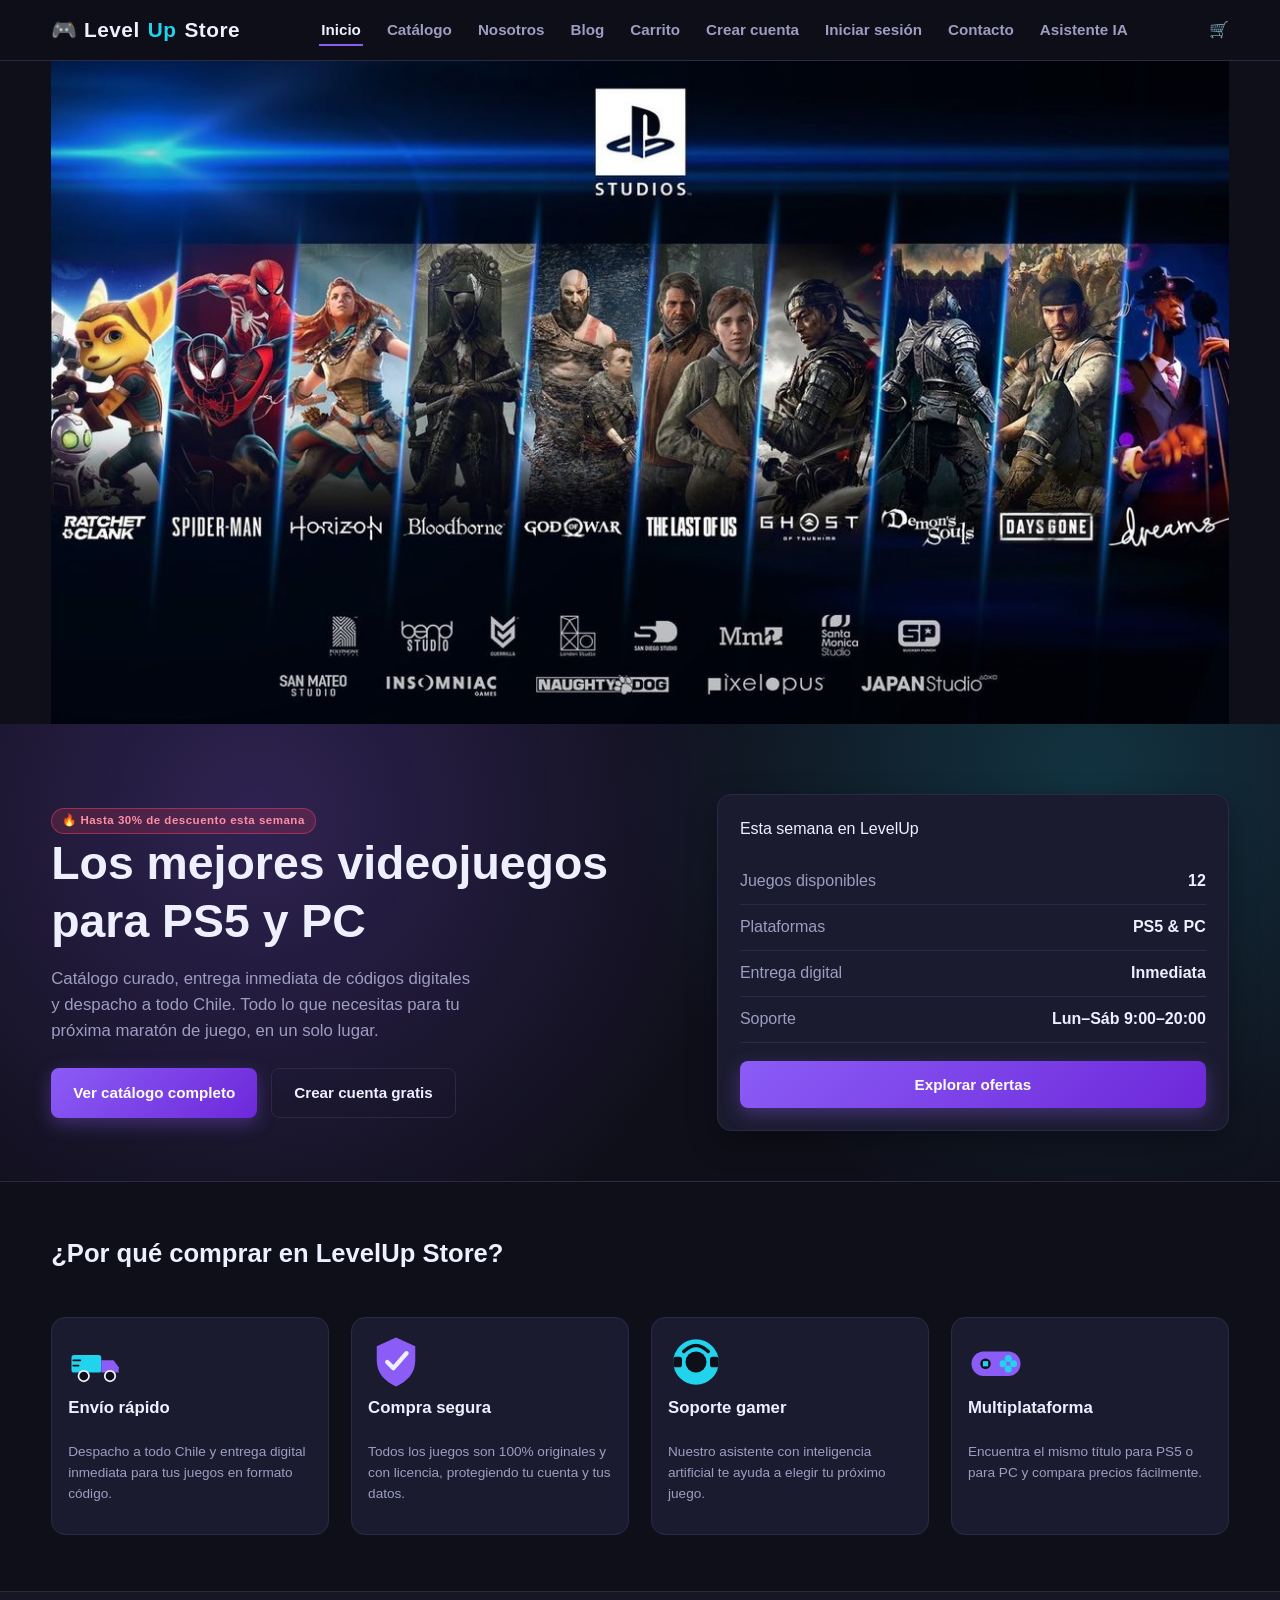
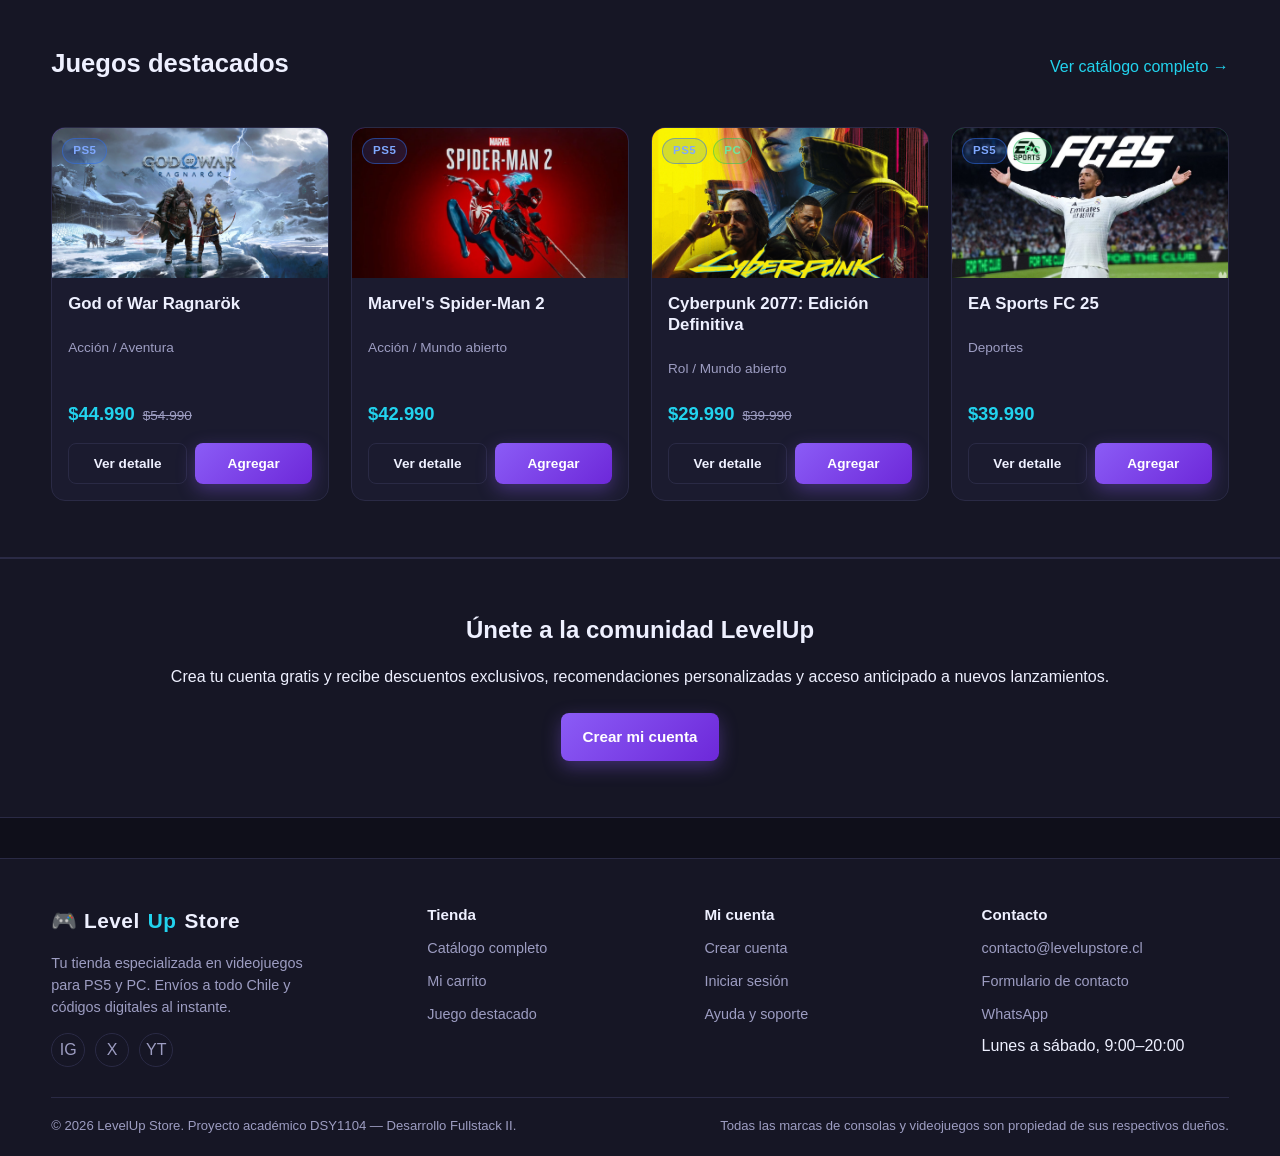
<file: levelup-store/index.html>
<!DOCTYPE html>
<html lang="es">

<head>
    <meta charset="UTF-8">
    <meta name="viewport" content="width=device-width, initial-scale=1.0">

    <title>LevelUp Store | Tienda de videojuegos para PS5 y PC</title>

    <meta name="description"
        content="LevelUp Store: compra videojuegos originales para PlayStation 5 y PC. Envíos a todo Chile, códigos digitales al instante y soporte especializado.">

    <link rel="stylesheet" href="assets/css/styles.css">
</head>

<body>

    <a class="skip-link" href="#contenido">
        Saltar al contenido principal
    </a>

    <!-- HEADER -->
    <header class="site-header">

        <div class="contenedor navbar">

            <a href="index.html" class="logo">
                🎮 Level<span class="acento">Up</span> Store
            </a>

            <button
                id="botonMenu"
                class="menu-toggle"
                aria-label="Abrir menú de navegación"
                aria-expanded="false"
                aria-controls="navLinks">
                ☰
            </button>

            <ul id="navLinks" class="nav-links">

                <li>
                    <a href="index.html" class="activo">
                        Inicio
                    </a>
                </li>

                <li>
                    <a href="catalogo.html">
                        Catálogo
                    </a>
                </li>

                <li>
                    <a href="nosotros.html">
                        Nosotros
                    </a>
                </li>

                <li>
                    <a href="blog.html">
                        Blog
                    </a>
                </li>

                <li>
                    <a href="carrito.html">
                        Carrito
                    </a>
                </li>

                <li>
                    <a href="registro.html">
                        Crear cuenta
                    </a>
                </li>

                <li>
                    <a href="login.html">
                        Iniciar sesión
                    </a>
                </li>

                <li>
                    <a href="contacto.html">
                        Contacto
                    </a>
                </li>

                <li>
                    <a href="asistente.html">
                        Asistente IA
                    </a>
                </li>

            </ul>

            <div class="nav-acciones">

                <a
                    href="carrito.html"
                    class="carrito-link"
                    aria-label="Ver carrito de compras">

                    🛒

                    <span
                        id="carritoContador"
                        class="carrito-badge"
                        style="display:none;">
                        0
                    </span>

                </a>

            </div>

        </div>

    </header>


    <!-- BANNER -->
    <section class="banner-principal">

        <div class="contenedor">

            <a href="catalogo.html" class="banner-enlace">

                <img
                    src="assets/img/857f8ee8a1dcd86b99ddb9aee222f812.jpg"
                    alt="Banner promocional LevelUp Store">

            </a>

        </div>

    </section>


    <main id="contenido">

        <!-- HERO -->
        <section id="inicio" class="hero">

            <div class="contenedor hero-grid">

                <div>

                    <span class="badge badge-oferta">
                        🔥 Hasta 30% de descuento esta semana
                    </span>

                    <h1>
                        Los mejores videojuegos para
                        <span class="acento">PS5</span>
                        y
                        <span class="acento">PC</span>
                    </h1>

                    <p class="subtitulo">
                        Catálogo curado, entrega inmediata de códigos digitales
                        y despacho a todo Chile. Todo lo que necesitas para tu
                        próxima maratón de juego, en un solo lugar.
                    </p>

                    <div class="hero-acciones">

                        <a
                            href="catalogo.html"
                            class="btn btn-primario">
                            Ver catálogo completo
                        </a>

                        <a
                            href="registro.html"
                            class="btn btn-secundario">
                            Crear cuenta gratis
                        </a>

                    </div>

                </div>


                <div class="hero-visual" aria-hidden="false">

                    <p class="ayuda" style="margin-top:0;">
                        Esta semana en LevelUp
                    </p>

                    <ul class="lista-especificaciones">

                        <li>
                            <span>Juegos disponibles</span>
                            <strong id="statTotalJuegos">12</strong>
                        </li>

                        <li>
                            <span>Plataformas</span>
                            <strong>PS5 &amp; PC</strong>
                        </li>

                        <li>
                            <span>Entrega digital</span>
                            <strong>Inmediata</strong>
                        </li>

                        <li>
                            <span>Soporte</span>
                            <strong>Lun–Sáb 9:00–20:00</strong>
                        </li>

                    </ul>

                    <a
                        href="catalogo.html"
                        class="btn btn-primario btn-ancho">
                        Explorar ofertas
                    </a>

                </div>

            </div>

        </section>


        <!-- BENEFICIOS -->
        <section
            class="seccion"
            aria-labelledby="tituloBeneficios">

            <div class="contenedor">

                <div class="seccion-titulo">

                    <h2 id="tituloBeneficios">
                        ¿Por qué comprar en LevelUp Store?
                    </h2>

                </div>


                <div
                    class="grilla-juegos"
                    style="grid-template-columns: repeat(auto-fill, minmax(220px,1fr));">


                    <!-- ENVÍO -->
                    <article class="tarjeta-juego">

                        <div class="cuerpo">

                            <img
                                src="assets/img/icono-envio.svg"
                                width="56"
                                height="56"
                                alt="Ícono de camión de reparto representando envío rápido">

                            <h3>
                                Envío rápido
                            </h3>

                            <p class="genero">
                                Despacho a todo Chile y entrega digital inmediata
                                para tus juegos en formato código.
                            </p>

                        </div>

                    </article>


                    <!-- SEGURIDAD -->
                    <article class="tarjeta-juego">

                        <div class="cuerpo">

                            <img
                                src="assets/img/icono-seguridad.svg"
                                width="56"
                                height="56"
                                alt="Ícono de escudo representando compra segura">

                            <h3>
                                Compra segura
                            </h3>

                            <p class="genero">
                                Todos los juegos son 100% originales y con
                                licencia, protegiendo tu cuenta y tus datos.
                            </p>

                        </div>

                    </article>


                    <!-- SOPORTE -->
                    <article class="tarjeta-juego">

                        <div class="cuerpo">

                            <img
                                src="assets/img/icono-soporte.svg"
                                width="56"
                                height="56"
                                alt="Ícono de auriculares representando soporte al cliente">

                            <h3>
                                Soporte gamer
                            </h3>

                            <p class="genero">
                                Nuestro asistente con inteligencia artificial
                                te ayuda a elegir tu próximo juego.
                            </p>

                        </div>

                    </article>


                    <!-- MULTIPLATAFORMA -->
                    <article class="tarjeta-juego">

                        <div class="cuerpo">

                            <img
                                src="assets/img/icono-controller.svg"
                                width="56"
                                height="56"
                                alt="Ícono de control de videojuegos">

                            <h3>
                                Multiplataforma
                            </h3>

                            <p class="genero">
                                Encuentra el mismo título para PS5 o para PC
                                y compara precios fácilmente.
                            </p>

                        </div>

                    </article>

                </div>

            </div>

        </section>


        <!-- JUEGOS DESTACADOS -->
        <section
            class="seccion franja-alterna"
            aria-labelledby="tituloDestacados">

            <div class="contenedor">

                <div class="seccion-titulo">

                    <h2 id="tituloDestacados">
                        Juegos destacados
                    </h2>

                    <p>
                        <a href="catalogo.html">
                            Ver catálogo completo →
                        </a>
                    </p>

                </div>


                <div class="grilla-juegos">


                    <!-- GOD OF WAR -->
                    <article class="tarjeta-juego">

                        <div class="portada tema-accion">

                            <img
                                src="assets/img/juegos/gow-ragnarok.jpg"
                                alt="Portada de God of War Ragnarök"
                                onerror="this.style.display='none'">

                            <div class="etiquetas">
                                <span class="badge badge-ps5">
                                    PS5
                                </span>
                            </div>

                        </div>


                        <div class="cuerpo">

                            <h3>
                                God of War Ragnarök
                            </h3>

                            <p class="genero">
                                Acción / Aventura
                            </p>

                            <div class="precio">

                                <span class="actual">
                                    $44.990
                                </span>

                                <span class="anterior">
                                    $54.990
                                </span>

                            </div>


                            <div class="acciones">

                                <a
                                    href="producto.html?id=gow-ragnarok"
                                    class="btn btn-secundario">
                                    Ver detalle
                                </a>

                                <button
                                    type="button"
                                    class="btn btn-primario"
                                    data-agregar="gow-ragnarok">
                                    Agregar
                                </button>

                            </div>

                        </div>

                    </article>


                    <!-- SPIDER-MAN -->
                    <article class="tarjeta-juego">

                        <div class="portada tema-accion">

                            <img
                                src="assets/img/juegos/spiderman-2.jpg"
                                alt="Portada de Marvel's Spider-Man 2"
                                onerror="this.style.display='none'">

                            <div class="etiquetas">

                                <span class="badge badge-ps5">
                                    PS5
                                </span>

                            </div>

                        </div>


                        <div class="cuerpo">

                            <h3>
                                Marvel's Spider-Man 2
                            </h3>

                            <p class="genero">
                                Acción / Mundo abierto
                            </p>

                            <div class="precio">

                                <span class="actual">
                                    $42.990
                                </span>

                            </div>


                            <div class="acciones">

                                <a
                                    href="producto.html?id=spiderman-2"
                                    class="btn btn-secundario">
                                    Ver detalle
                                </a>

                                <button
                                    type="button"
                                    class="btn btn-primario"
                                    data-agregar="spiderman-2">
                                    Agregar
                                </button>

                            </div>

                        </div>

                    </article>


                    <!-- CYBERPUNK -->
                    <article class="tarjeta-juego">

                        <div class="portada tema-rol">

                            <img
                                src="assets/img/juegos/cyberpunk.jpg"
                                alt="Portada de Cyberpunk 2077: Edición Definitiva"
                                onerror="this.style.display='none'">

                            <div class="etiquetas">

                                <span class="badge badge-ps5">
                                    PS5
                                </span>

                                <span class="badge badge-pc">
                                    PC
                                </span>

                            </div>

                        </div>


                        <div class="cuerpo">

                            <h3>
                                Cyberpunk 2077: Edición Definitiva
                            </h3>

                            <p class="genero">
                                Rol / Mundo abierto
                            </p>

                            <div class="precio">

                                <span class="actual">
                                    $29.990
                                </span>

                                <span class="anterior">
                                    $39.990
                                </span>

                            </div>


                            <div class="acciones">

                                <a
                                    href="producto.html?id=cyberpunk"
                                    class="btn btn-secundario">
                                    Ver detalle
                                </a>

                                <button
                                    type="button"
                                    class="btn btn-primario"
                                    data-agregar="cyberpunk">
                                    Agregar
                                </button>

                            </div>

                        </div>

                    </article>


                    <!-- EA SPORTS FC 25 -->
                    <article class="tarjeta-juego">

                        <div class="portada tema-deporte">

                            <img
                                src="assets/img/juegos/eafc25.jpg"
                                alt="Portada de EA Sports FC 25"
                                onerror="this.style.display='none'">

                            <div class="etiquetas">

                                <span class="badge badge-ps5">
                                    PS5
                                </span>

                                <span class="badge badge-pc">
                                    PC
                                </span>

                            </div>

                        </div>


                        <div class="cuerpo">

                            <h3>
                                EA Sports FC 25
                            </h3>

                            <p class="genero">
                                Deportes
                            </p>

                            <div class="precio">

                                <span class="actual">
                                    $39.990
                                </span>

                            </div>


                            <div class="acciones">

                                <a
                                    href="producto.html?id=eafc25"
                                    class="btn btn-secundario">
                                    Ver detalle
                                </a>

                                <button
                                    type="button"
                                    class="btn btn-primario"
                                    data-agregar="eafc25">
                                    Agregar
                                </button>

                            </div>

                        </div>

                    </article>

                </div>

            </div>

        </section>


        <!-- LLAMADO A LA ACCIÓN -->
        <section
            class="seccion franja-alterna"
            aria-labelledby="tituloCta">

            <div
                class="contenedor"
                style="text-align:center;">

                <h2 id="tituloCta">
                    Únete a la comunidad LevelUp
                </h2>

                <p
                    class="subtitulo"
                    style="margin:0 auto 24px;">

                    Crea tu cuenta gratis y recibe descuentos exclusivos,
                    recomendaciones personalizadas y acceso anticipado
                    a nuevos lanzamientos.

                </p>

                <a
                    href="registro.html"
                    class="btn btn-primario">
                    Crear mi cuenta
                </a>

            </div>

        </section>

    </main>


    <!-- FOOTER -->
    <footer class="site-footer">

        <div class="contenedor footer-grid">


            <div class="footer-marca">

                <a href="index.html" class="logo">
                    🎮 Level<span class="acento">Up</span> Store
                </a>

                <p>
                    Tu tienda especializada en videojuegos para PS5 y PC.
                    Envíos a todo Chile y códigos digitales al instante.
                </p>

                <div
                    class="footer-social"
                    aria-label="Redes sociales">

                    <a href="#" aria-label="Instagram">
                        IG
                    </a>

                    <a href="#" aria-label="X (Twitter)">
                        X
                    </a>

                    <a href="#" aria-label="YouTube">
                        YT
                    </a>

                </div>

            </div>


            <div>

                <h4>
                    Tienda
                </h4>

                <ul>

                    <li>
                        <a href="catalogo.html">
                            Catálogo completo
                        </a>
                    </li>

                    <li>
                        <a href="carrito.html">
                            Mi carrito
                        </a>
                    </li>

                    <li>
                        <a href="producto.html?id=gow-ragnarok">
                            Juego destacado
                        </a>
                    </li>

                </ul>

            </div>


            <div>

                <h4>
                    Mi cuenta
                </h4>

                <ul>

                    <li>
                        <a href="registro.html">
                            Crear cuenta
                        </a>
                    </li>

                    <li>
                        <a href="login.html">
                            Iniciar sesión
                        </a>
                    </li>

                    <li>
                        <a href="contacto.html">
                            Ayuda y soporte
                        </a>
                    </li>

                </ul>

            </div>


            <div>

                <h4>
                    Contacto
                </h4>

                <ul>

                    <li>
                        <a href="mailto:contacto@levelupstore.cl">
                            contacto@levelupstore.cl
                        </a>
                    </li>

                    <li>
                        <a href="contacto.html">
                            Formulario de contacto
                        </a>
                    </li>

                    <li>
                        <a
                            href="https://wa.me/56900000000"
                            target="_blank"
                            rel="noopener">
                            WhatsApp
                        </a>
                    </li>

                    <li>
                        Lunes a sábado, 9:00–20:00
                    </li>

                </ul>

            </div>

        </div>


        <div class="contenedor footer-legal">

            <span>
                © <span id="anioActual">2026</span>
                LevelUp Store. Proyecto académico DSY1104 —
                Desarrollo Fullstack II.
            </span>

            <span>
                Todas las marcas de consolas y videojuegos son
                propiedad de sus respectivos dueños.
            </span>

        </div>

    </footer>


    <!-- JAVASCRIPT -->
    <script src="assets/js/datos-juegos.js"></script>
    <script src="assets/js/main.js"></script>

    <script>

        document
            .querySelectorAll("[data-agregar]")
            .forEach(function (boton) {

                boton.addEventListener(
                    "click",
                    function () {

                        const juego =
                            buscarJuegoPorId(
                                boton.dataset.agregar
                            );

                        if (juego) {
                            agregarAlCarrito(juego);
                        }

                    }
                );

            });

    </script>

</body>

</html>
</file>
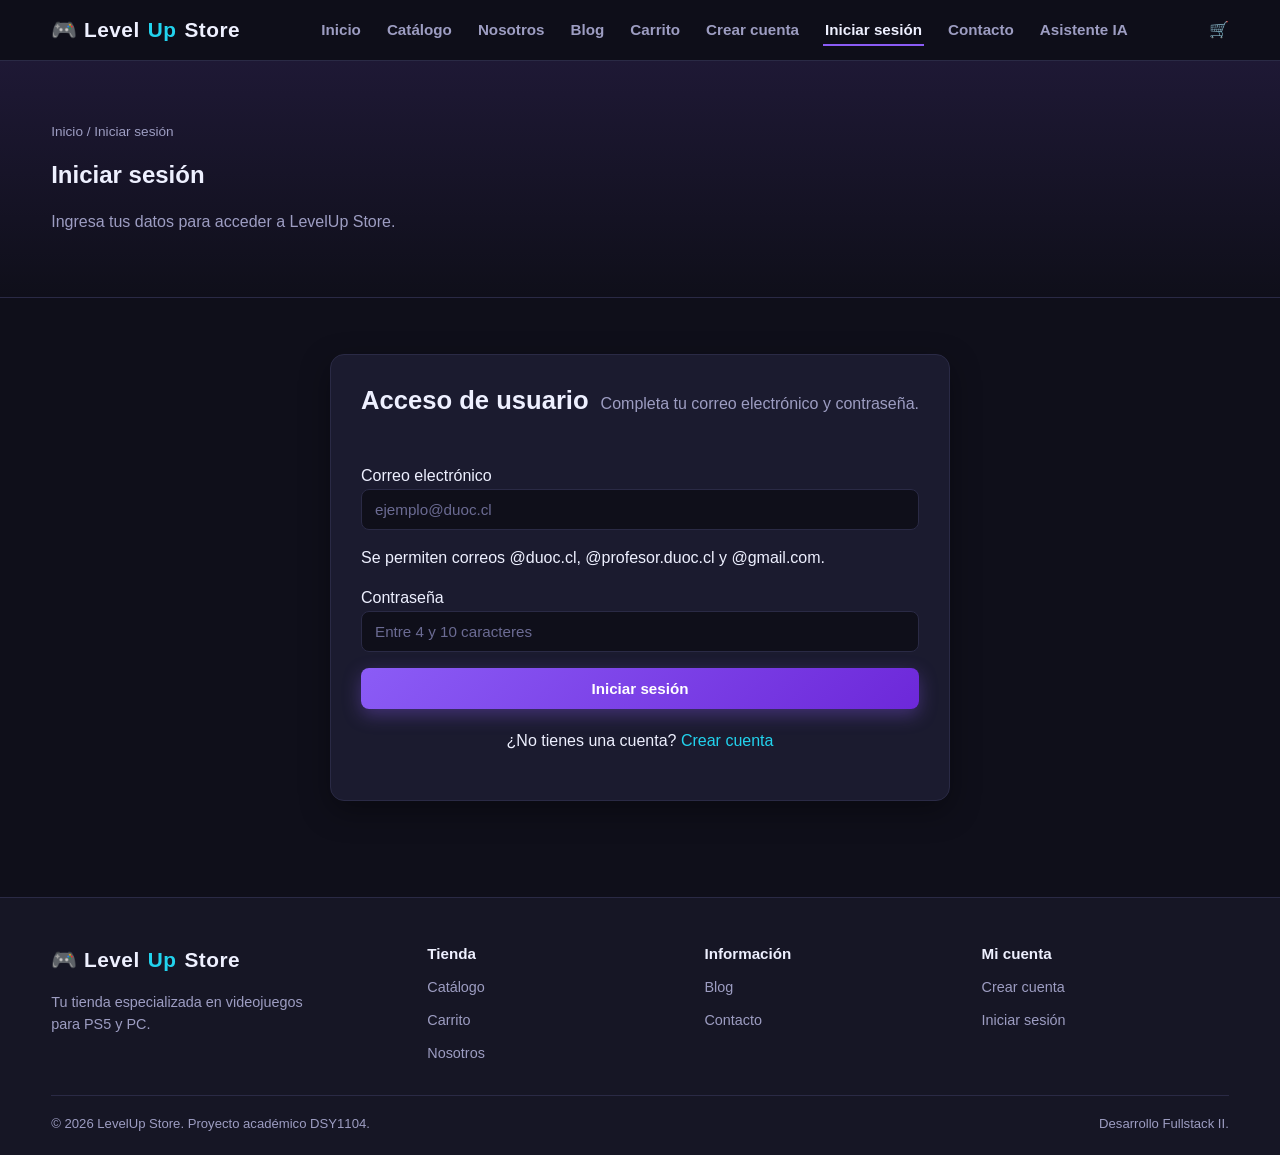
<file: levelup-store/admin.html>
<!DOCTYPE html>
<html lang="es">

<head>
    <meta charset="UTF-8">
    <meta name="viewport" content="width=device-width, initial-scale=1.0">

    <title>Administración | LevelUp Store</title>

    <meta
        name="description"
        content="Panel de administración de productos y usuarios de LevelUp Store.">

    <link rel="stylesheet" href="assets/css/styles.css">
</head>

<body>

    <a class="skip-link" href="#contenido">
        Saltar al contenido principal
    </a>

    <header class="site-header">

        <div class="contenedor navbar">

            <a href="index.html" class="logo">
                🎮 Level<span class="acento">Up</span> Store
            </a>

            <button
                id="botonMenu"
                class="menu-toggle"
                aria-label="Abrir menú de navegación"
                aria-expanded="false"
                aria-controls="navLinks">
                ☰
            </button>

            <ul id="navLinks" class="nav-links">

                <li>
                    <a href="index.html">
                        Inicio
                    </a>
                </li>

                <li>
                    <a href="catalogo.html">
                        Catálogo
                    </a>
                </li>

                <li>
                    <a href="carrito.html">
                        Carrito
                    </a>
                </li>

                <li>
                    <a href="asistente.html">
                        Asistente IA
                    </a>
                </li>

                <li>
                    <a
                        href="admin.html"
                        class="activo"
                        aria-current="page">
                        Administración
                    </a>
                </li>

            </ul>

            <div class="nav-acciones">

                <button
                    id="btnCerrarSesion"
                    class="btn btn-secundario"
                    type="button">
                    Cerrar sesión
                </button>

            </div>

        </div>

    </header>

    <main id="contenido">

        <section class="page-hero">

            <div class="contenedor">

                <p class="migas">
                    <a href="index.html">Inicio</a>
                    / Administración
                </p>

                <h1>
                    Panel de administración
                </h1>

                <p>
                    Gestiona los productos de LevelUp Store.
                </p>

            </div>

        </section>

        <section class="seccion">

            <div class="contenedor">

                <div class="seccion-titulo">

                    <h2>
                        Bienvenido
                    </h2>

                    <p id="adminBienvenida">
                        Panel de gestión de LevelUp Store.
                    </p>

                </div>

                <div class="beneficios-grid">

                    <article class="beneficio">

                        <div class="beneficio-icono">
                            🎮
                        </div>

                        <h3>
                            Productos
                        </h3>

                        <p>
                            Crear, modificar, consultar y eliminar
                            productos de la tienda.
                        </p>

                        <a
                            href="#productos"
                            class="btn btn-primario">
                            Gestionar productos
                        </a>

                    </article>

                    <article
                        id="tarjetaUsuarios"
                        class="beneficio">

                        <div class="beneficio-icono">
                            👤
                        </div>

                        <h3>
                            Usuarios
                        </h3>

                        <p>
                            Consultar y administrar los usuarios
                            registrados en LevelUp Store.
                        </p>

                        <a
                            href="#usuarios"
                            class="btn btn-secundario">
                            Gestionar usuarios
                        </a>

                    </article>

                </div>

            </div>

        </section>

        <section
            id="productos"
            class="seccion">

            <div class="contenedor">

                <div class="seccion-titulo">

                    <h2>
                        Administración de productos
                    </h2>

                    <p>
                        Agrega, modifica o elimina productos del catálogo.
                    </p>

                </div>

                <div class="tarjeta-form">

                    <form
                        id="formProducto"
                        novalidate>

                        <input
                            type="hidden"
                            id="productoIndice">

                        <div class="campo">

                            <label for="productoCodigo">
                                Código
                                <span class="requerido">*</span>
                            </label>

                            <input
                                type="text"
                                id="productoCodigo"
                                maxlength="20"
                                placeholder="Ej: PS5-001"
                                autocomplete="off"
                                aria-describedby="errorProductoCodigo">

                            <small
                                id="errorProductoCodigo"
                                class="mensaje-error"
                                aria-live="polite">
                            </small>

                        </div>

                        <div class="campo">

                            <label for="productoNombre">
                                Nombre
                                <span class="requerido">*</span>
                            </label>

                            <input
                                type="text"
                                id="productoNombre"
                                maxlength="100"
                                placeholder="Nombre del producto"
                                autocomplete="off"
                                aria-describedby="errorProductoNombre">

                            <small
                                id="errorProductoNombre"
                                class="mensaje-error"
                                aria-live="polite">
                            </small>

                        </div>

                        <div class="campo">

                            <label for="productoDescripcion">
                                Descripción
                            </label>

                            <textarea
                                id="productoDescripcion"
                                maxlength="500"
                                rows="4"
                                placeholder="Descripción del producto"></textarea>

                        </div>

                        <div class="campo">

                            <label for="productoPrecio">
                                Precio
                                <span class="requerido">*</span>
                            </label>

                            <input
                                type="number"
                                id="productoPrecio"
                                min="0"
                                step="1"
                                inputmode="numeric"
                                placeholder="59990"
                                aria-describedby="errorProductoPrecio">

                            <small
                                id="errorProductoPrecio"
                                class="mensaje-error"
                                aria-live="polite">
                            </small>

                        </div>

                        <div class="campo">

                            <label for="productoStock">
                                Stock
                                <span class="requerido">*</span>
                            </label>

                            <input
                                type="number"
                                id="productoStock"
                                min="0"
                                step="1"
                                inputmode="numeric"
                                placeholder="10"
                                aria-describedby="errorProductoStock">

                            <small
                                id="errorProductoStock"
                                class="mensaje-error"
                                aria-live="polite">
                            </small>

                        </div>

                        <div class="campo">

                            <label for="productoCategoria">
                                Categoría
                                <span class="requerido">*</span>
                            </label>

                            <select
                                id="productoCategoria"
                                aria-describedby="errorProductoCategoria">

                                <option value="">
                                    Selecciona una categoría
                                </option>

                                <option value="PS5">
                                    PS5
                                </option>

                                <option value="PC">
                                    PC
                                </option>

                                <option value="Accesorios">
                                    Accesorios
                                </option>

                            </select>

                            <small
                                id="errorProductoCategoria"
                                class="mensaje-error"
                                aria-live="polite">
                            </small>

                        </div>

                        <div
                            id="mensajeProducto"
                            aria-live="polite">
                        </div>

                        <button
                            type="submit"
                            class="btn btn-primario">
                            Guardar producto
                        </button>

                        <button
                            type="button"
                            id="btnCancelarProducto"
                            class="btn btn-secundario"
                            style="display:none;">
                            Cancelar edición
                        </button>

                    </form>

                </div>

                <div
                    style="
                        overflow-x:auto;
                        margin-top:30px;
                    ">

                    <table
                        style="
                            width:100%;
                            border-collapse:collapse;
                        ">

                        <caption class="oculto-visualmente">
                            Productos registrados en LevelUp Store
                        </caption>

                        <thead>

                            <tr>

                                <th scope="col">
                                    Código
                                </th>

                                <th scope="col">
                                    Producto
                                </th>

                                <th scope="col">
                                    Precio
                                </th>

                                <th scope="col">
                                    Stock
                                </th>

                                <th scope="col">
                                    Categoría
                                </th>

                                <th scope="col">
                                    Acciones
                                </th>

                            </tr>

                        </thead>

                        <tbody id="tablaProductos">
                        </tbody>

                    </table>

                </div>

            </div>

        </section>

        <section
            id="usuarios"
            class="seccion">

            <div class="contenedor">

                <div class="seccion-titulo">

                    <h2>
                        Usuarios registrados
                    </h2>

                    <p>
                        Consulta y administra los usuarios creados
                        en LevelUp Store.
                    </p>

                </div>

                <div style="overflow-x:auto;">

                    <table
                        style="
                            width:100%;
                            border-collapse:collapse;
                        ">

                        <caption class="oculto-visualmente">
                            Usuarios registrados en LevelUp Store
                        </caption>

                        <thead>

                            <tr>

                                <th scope="col">
                                    RUN
                                </th>

                                <th scope="col">
                                    Nombre
                                </th>

                                <th scope="col">
                                    Correo
                                </th>

                                <th scope="col">
                                    Región
                                </th>

                                <th scope="col">
                                    Comuna
                                </th>

                                <th scope="col">
                                    Rol
                                </th>

                                <th scope="col">
                                    Acciones
                                </th>

                            </tr>

                        </thead>

                        <tbody id="tablaUsuarios">
                        </tbody>

                    </table>

                </div>

            </div>

        </section>

    </main>

    <footer class="site-footer">

        <div class="contenedor footer-legal">

            <span>
                © <span id="anioActual">2026</span>
                LevelUp Store.
                Proyecto académico DSY1104 —
                Desarrollo Fullstack II.
            </span>

            <span>
                Panel de administración.
            </span>

        </div>

    </footer>

    <script src="assets/js/main.js"></script>
    <script src="assets/js/admin.js"></script>

</body>

</html>
</file>
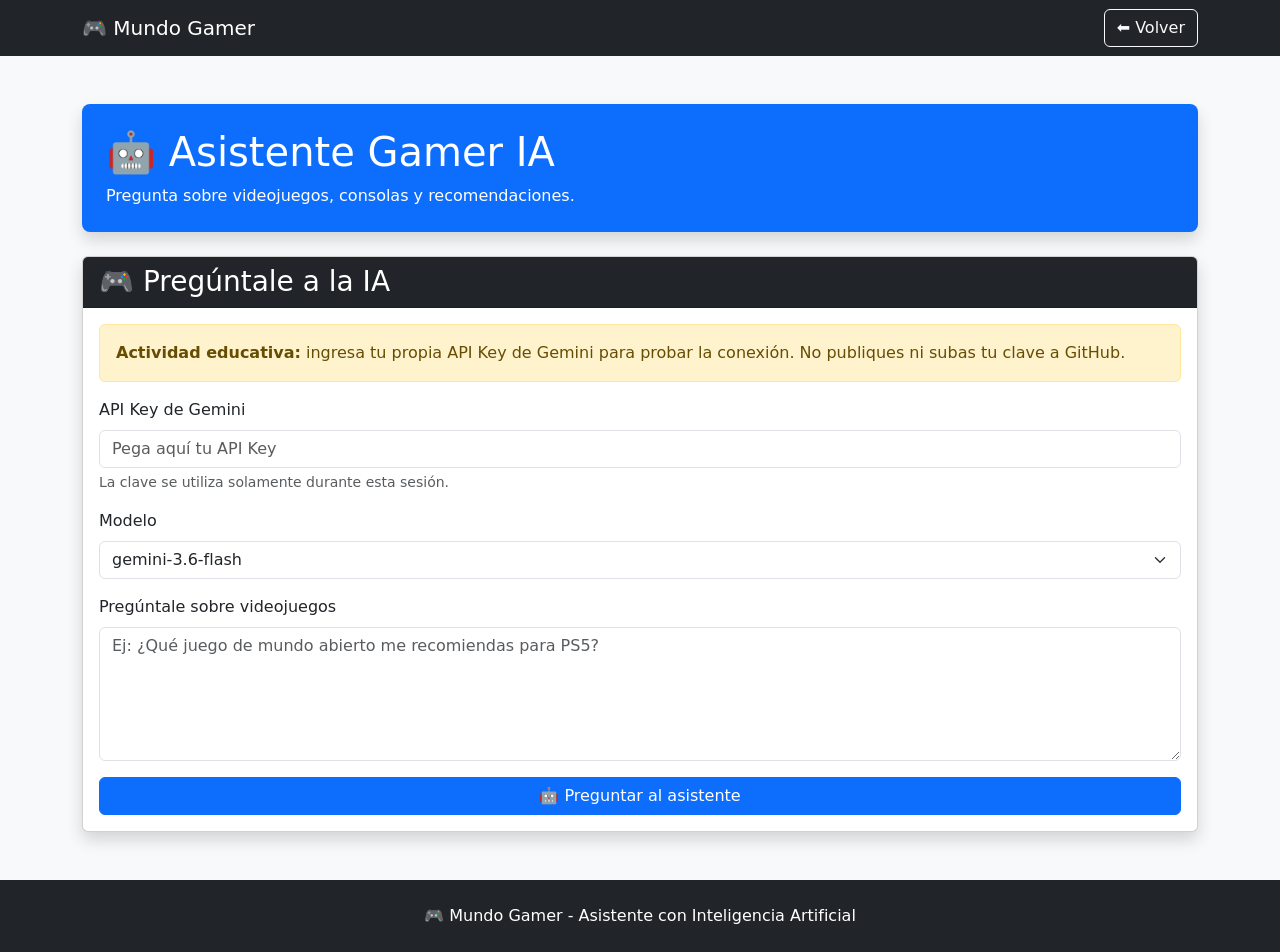
<file: levelup-store/asistente.html>
<!DOCTYPE html>
<html lang="es">

<head>
    <meta charset="UTF-8">
    <meta name="viewport" content="width=device-width, initial-scale=1.0">

    <title>Asistente Gamer IA</title>

    <!-- Bootstrap -->
    <link
        href="https://cdn.jsdelivr.net/npm/bootstrap@5.3.3/dist/css/bootstrap.min.css"
        rel="stylesheet">
</head>


<body class="bg-light">

    <!-- NAVBAR -->
    <nav class="navbar navbar-dark bg-dark">
        <div class="container">

            <span class="navbar-brand">
                🎮 Mundo Gamer
            </span>

            <a href="index.html" class="btn btn-outline-light">
                ⬅ Volver
            </a>

        </div>
    </nav>


    <main class="container py-5">

        <!-- PRESENTACIÓN -->
        <div class="p-4 mb-4 bg-primary text-white rounded-3 shadow">

            <h1>🤖 Asistente Gamer IA</h1>

            <p class="mb-0">
                Pregunta sobre videojuegos, consolas y recomendaciones.
            </p>

        </div>


        <!-- PANEL IA -->
        <div class="card shadow">

            <div class="card-header bg-dark text-white">

                <h3 class="mb-0">
                    🎮 Pregúntale a la IA
                </h3>

            </div>


            <div class="card-body">

                <!-- AVISO -->
                <div class="alert alert-warning">

                    <strong>Actividad educativa:</strong>

                    ingresa tu propia API Key de Gemini para probar
                    la conexión. No publiques ni subas tu clave a GitHub.

                </div>


                <!-- API KEY -->
                <div class="mb-3">

                    <label for="apiKeyIA" class="form-label">
                        API Key de Gemini
                    </label>

                    <input
                        type="password"
                        id="apiKeyIA"
                        class="form-control"
                        placeholder="Pega aquí tu API Key">

                    <div class="form-text">
                        La clave se utiliza solamente durante esta sesión.
                    </div>

                </div>


                <!-- MODELO -->
                <div class="mb-3">

                    <label for="modeloIA" class="form-label">
                        Modelo
                    </label>

                    <select id="modeloIA" class="form-select">

                        <option value="gemini-3.6-flash">
                            gemini-3.6-flash
                        </option>

                    </select>

                </div>


                <!-- PREGUNTA -->
                <div class="mb-3">

                    <label for="preguntaIA" class="form-label">
                        Pregúntale sobre videojuegos
                    </label>

                    <textarea
                        id="preguntaIA"
                        class="form-control"
                        rows="5"
                        placeholder="Ej: ¿Qué juego de mundo abierto me recomiendas para PS5?"></textarea>

                </div>


                <!-- BOTÓN -->
                <button
                    type="button"
                    id="btnPreguntarIA"
                    class="btn btn-primary w-100">

                    🤖 Preguntar al asistente

                </button>


                <!-- CARGANDO -->
                <div
                    id="cargandoIA"
                    class="alert alert-warning mt-3 d-none">

                    ⏳ Consultando a Gemini...

                </div>


                <!-- RESPUESTA -->
                <div
                    id="respuestaIA"
                    class="alert alert-info mt-3 d-none">
                </div>

            </div>

        </div>

    </main>


    <!-- FOOTER -->
    <footer class="bg-dark text-white text-center py-4">

        🎮 Mundo Gamer - Asistente con Inteligencia Artificial

    </footer>



    <script>

        // =====================================================
        // ASISTENTE GAMER IA
        // =====================================================

        const btnPreguntarIA =
            document.getElementById("btnPreguntarIA");


        btnPreguntarIA.addEventListener("click", async function() {


            // OBTENER DATOS
            const apiKey =
                document.getElementById("apiKeyIA").value.trim();

            const modelo =
                document.getElementById("modeloIA").value;

            const pregunta =
                document.getElementById("preguntaIA").value.trim();

            const cargando =
                document.getElementById("cargandoIA");

            const respuesta =
                document.getElementById("respuestaIA");


            // =================================================
            // VALIDACIONES
            // =================================================

            if (!apiKey) {

                alert("Primero debes ingresar tu API Key de Gemini.");

                return;
            }


            if (!pregunta) {

                alert("Escribe una pregunta sobre videojuegos.");

                return;
            }


            // MOSTRAR CARGA
            cargando.classList.remove("d-none");

            respuesta.classList.add("d-none");

            btnPreguntarIA.disabled = true;


            try {


                // =================================================
                // URL API GEMINI
                // =================================================

                const url =
                    "https://generativelanguage.googleapis.com/v1beta/models/"
                    + modelo
                    + ":generateContent";


                // =================================================
                // PETICIÓN A GEMINI
                // =================================================

                const response = await fetch(url, {

                    method: "POST",

                    headers: {

                        "Content-Type": "application/json",

                        "x-goog-api-key": apiKey

                    },


                    body: JSON.stringify({


                        // =========================================
                        // PROMPT DE LA IA
                        // =========================================

                        systemInstruction: {

                            parts: [{

                                text:
                                    "Eres un asistente experto en videojuegos. " +
                                    "Responde en español de forma clara y breve. " +
                                    "Recomienda videojuegos según los gustos del usuario."

                            }]

                        },


                        // PREGUNTA DEL USUARIO
                        contents: [{

                            parts: [{

                                text: pregunta

                            }]

                        }]


                    })

                });


                // CONVERTIR RESPUESTA A JSON
                const data = await response.json();


                // =================================================
                // MANEJO DE ERRORES
                // =================================================

                if (!response.ok) {

                    const mensajeError =
                        data?.error?.message ||
                        "La API devolvió un error.";

                    throw new Error(mensajeError);

                }


                // =================================================
                // OBTENER RESPUESTA DE GEMINI
                // =================================================

                const texto =
                    data?.candidates?.[0]?.content?.parts?.[0]?.text;


                if (!texto) {

                    throw new Error(
                        "La API respondió, pero no se encontró texto."
                    );

                }


                // =================================================
                // MOSTRAR RESPUESTA
                // =================================================

                respuesta.innerHTML =
                    texto.replace(/\n/g, "<br>");

                respuesta.classList.remove("d-none");


            } catch (error) {


                // MOSTRAR ERROR
                respuesta.innerHTML =
                    "<strong>❌ Error:</strong><br>" +
                    error.message;

                respuesta.classList.remove("d-none");


            } finally {


                // TERMINAR CARGA
                cargando.classList.add("d-none");

                btnPreguntarIA.disabled = false;


            }

        });

    </script>


</body>

</html>
</file>
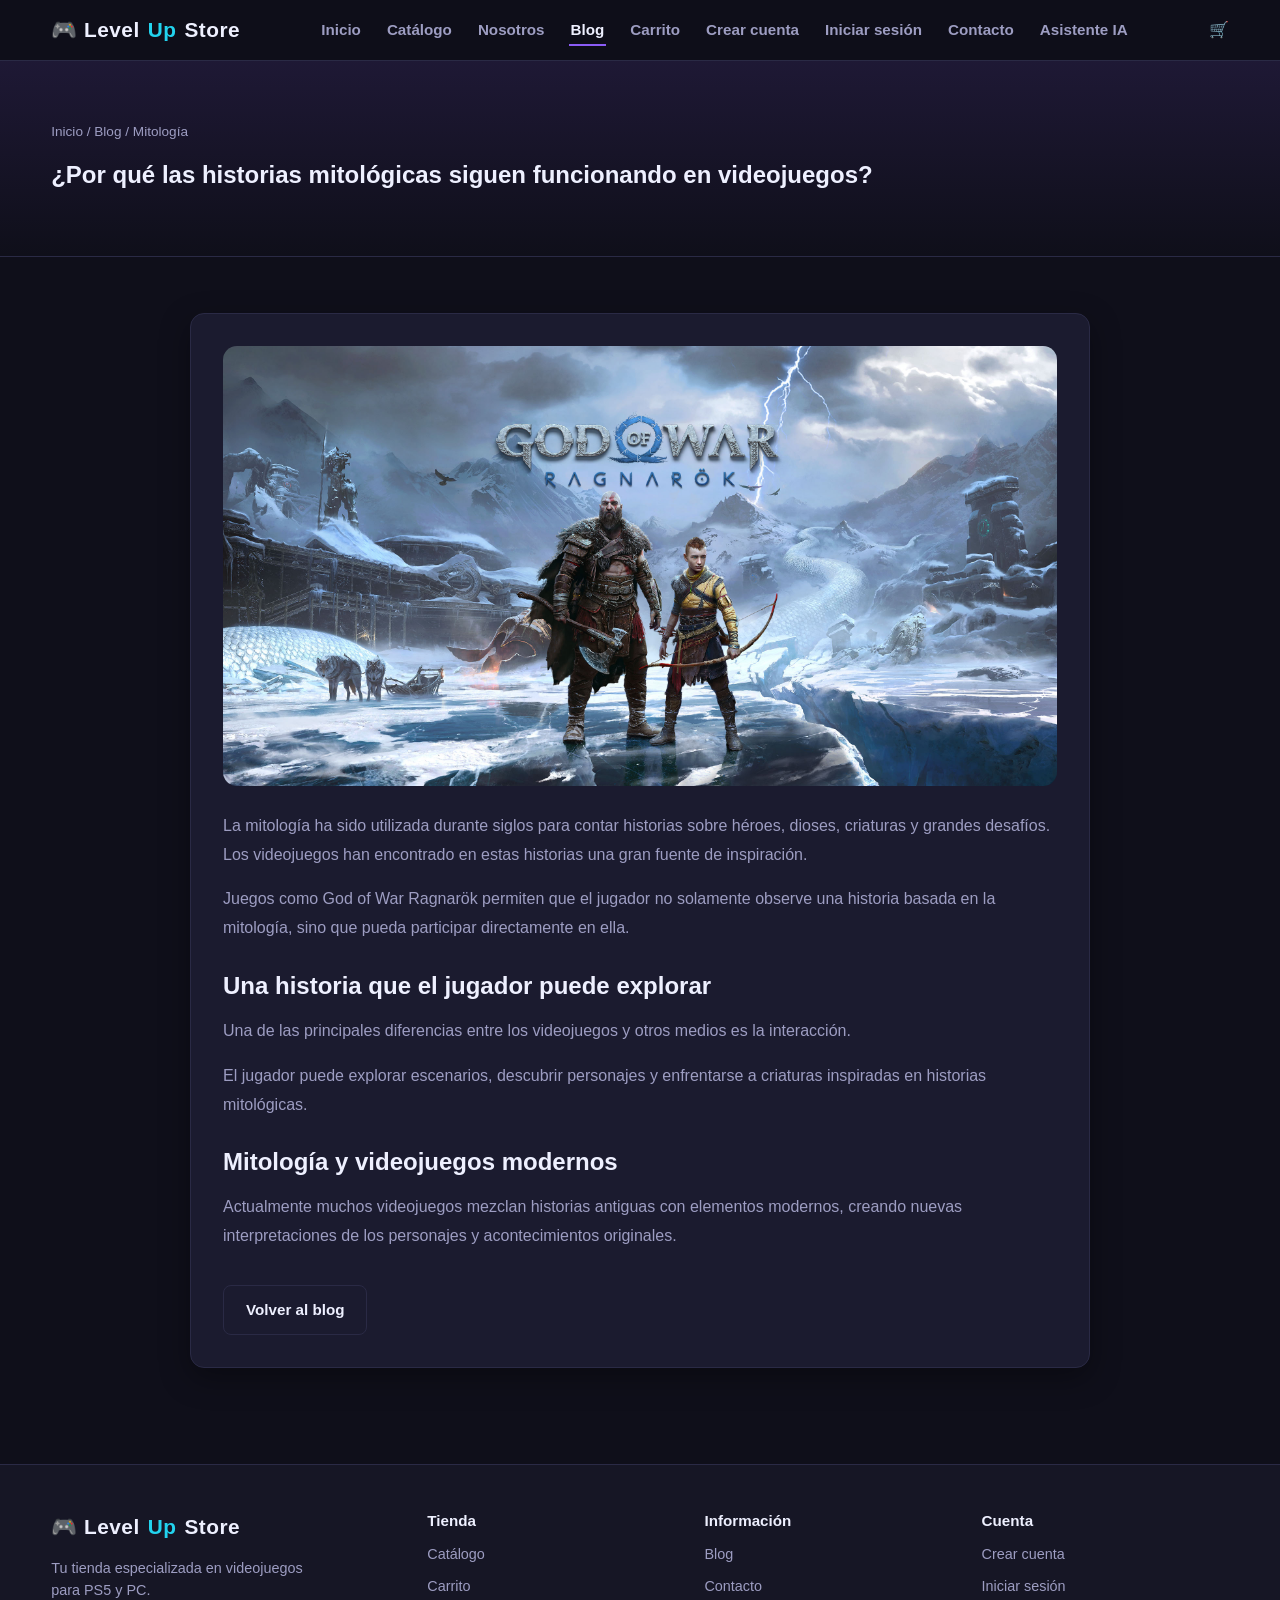
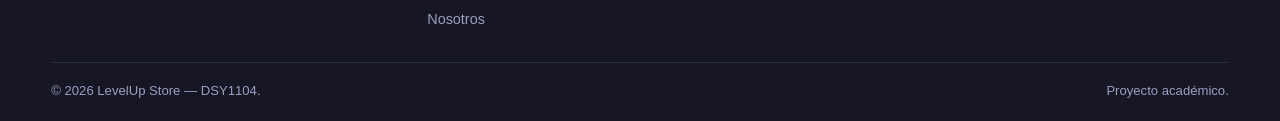
<file: levelup-store/blog-detalle-1.html>
<!DOCTYPE html>
<html lang="es">

<head>

    <meta charset="UTF-8">

    <meta
        name="viewport"
        content="width=device-width, initial-scale=1.0">

    <title>
        Mitología en videojuegos | LevelUp Store
    </title>

    <meta
        name="description"
        content="Descubre por qué las historias mitológicas siguen siendo importantes en los videojuegos modernos.">

    <link
        rel="stylesheet"
        href="assets/css/styles.css">

    

</head>

<body>

    <a
        class="skip-link"
        href="#contenido">
        Saltar al contenido principal
    </a>

    <header class="site-header">

        <div class="contenedor navbar">

            <a
                href="index.html"
                class="logo">

                🎮 Level<span class="acento">Up</span> Store

            </a>

            <button
                id="botonMenu"
                class="menu-toggle"
                aria-label="Abrir menú de navegación"
                aria-expanded="false"
                aria-controls="navLinks">

                ☰

            </button>

            <ul
                id="navLinks"
                class="nav-links">

                <li>
                    <a href="index.html">
                        Inicio
                    </a>
                </li>

                <li>
                    <a href="catalogo.html">
                        Catálogo
                    </a>
                </li>

                <li>
                    <a href="nosotros.html">
                        Nosotros
                    </a>
                </li>

                <li>
                    <a
                        href="blog.html"
                        class="activo">
                        Blog
                    </a>
                </li>

                <li>
                    <a href="carrito.html">
                        Carrito
                    </a>
                </li>

                <li>
                    <a href="registro.html">
                        Crear cuenta
                    </a>
                </li>

                <li>
                    <a href="login.html">
                        Iniciar sesión
                    </a>
                </li>

                <li>
                    <a href="contacto.html">
                        Contacto
                    </a>
                </li>

                <li>
                    <a href="asistente.html">
                        Asistente IA
                    </a>
                </li>

            </ul>

            <div class="nav-acciones">

                <a
                    href="carrito.html"
                    class="carrito-link"
                    aria-label="Ver carrito">

                    🛒

                    <span
                        id="carritoContador"
                        class="carrito-badge"
                        style="display:none;">
                        0
                    </span>

                </a>

            </div>

        </div>

    </header>

    <main id="contenido">

        <section class="page-hero">

            <div class="contenedor">

                <p class="migas">

                    <a href="index.html">
                        Inicio
                    </a>

                    /

                    <a href="blog.html">
                        Blog
                    </a>

                    / Mitología

                </p>

                <h1>
                    ¿Por qué las historias mitológicas
                    siguen funcionando en videojuegos?
                </h1>

            </div>

        </section>

        <section class="seccion">

            <article class="contenedor articulo-blog">

                <img
                    class="blog-imagen-principal"
                    src="assets/img/juegos/gow-ragnarok.jpg"
                    alt="God of War Ragnarök">

                <p>
                    La mitología ha sido utilizada durante
                    siglos para contar historias sobre héroes,
                    dioses, criaturas y grandes desafíos.
                    Los videojuegos han encontrado en estas
                    historias una gran fuente de inspiración.
                </p>

                <p>
                    Juegos como God of War Ragnarök permiten
                    que el jugador no solamente observe una
                    historia basada en la mitología, sino que
                    pueda participar directamente en ella.
                </p>

                <h2>
                    Una historia que el jugador puede explorar
                </h2>

                <p>
                    Una de las principales diferencias entre
                    los videojuegos y otros medios es la
                    interacción.
                </p>

                <p>
                    El jugador puede explorar escenarios,
                    descubrir personajes y enfrentarse a
                    criaturas inspiradas en historias
                    mitológicas.
                </p>

                <h2>
                    Mitología y videojuegos modernos
                </h2>

                <p>
                    Actualmente muchos videojuegos mezclan
                    historias antiguas con elementos modernos,
                    creando nuevas interpretaciones de los
                    personajes y acontecimientos originales.
                </p>

                <a
                    href="blog.html"
                    class="btn btn-secundario">

                    Volver al blog

                </a>

            </article>

        </section>

    </main>

    <footer class="site-footer">

        <div class="contenedor footer-grid">

            <div class="footer-marca">

                <a
                    href="index.html"
                    class="logo">

                    🎮 Level<span class="acento">Up</span> Store

                </a>

                <p>
                    Tu tienda especializada en videojuegos
                    para PS5 y PC.
                </p>

            </div>

            <div>

                <h4>
                    Tienda
                </h4>

                <ul>

                    <li>
                        <a href="catalogo.html">
                            Catálogo
                        </a>
                    </li>

                    <li>
                        <a href="carrito.html">
                            Carrito
                        </a>
                    </li>

                    <li>
                        <a href="nosotros.html">
                            Nosotros
                        </a>
                    </li>

                </ul>

            </div>

            <div>

                <h4>
                    Información
                </h4>

                <ul>

                    <li>
                        <a href="blog.html">
                            Blog
                        </a>
                    </li>

                    <li>
                        <a href="contacto.html">
                            Contacto
                        </a>
                    </li>

                </ul>

            </div>

            <div>

                <h4>
                    Cuenta
                </h4>

                <ul>

                    <li>
                        <a href="registro.html">
                            Crear cuenta
                        </a>
                    </li>

                    <li>
                        <a href="login.html">
                            Iniciar sesión
                        </a>
                    </li>

                </ul>

            </div>

        </div>

        <div class="contenedor footer-legal">

            <span>
                ©
                <span id="anioActual">2026</span>
                LevelUp Store — DSY1104.
            </span>

            <span>
                Proyecto académico.
            </span>

        </div>

    </footer>

    <script src="assets/js/main.js"></script>

</body>

</html>
</file>
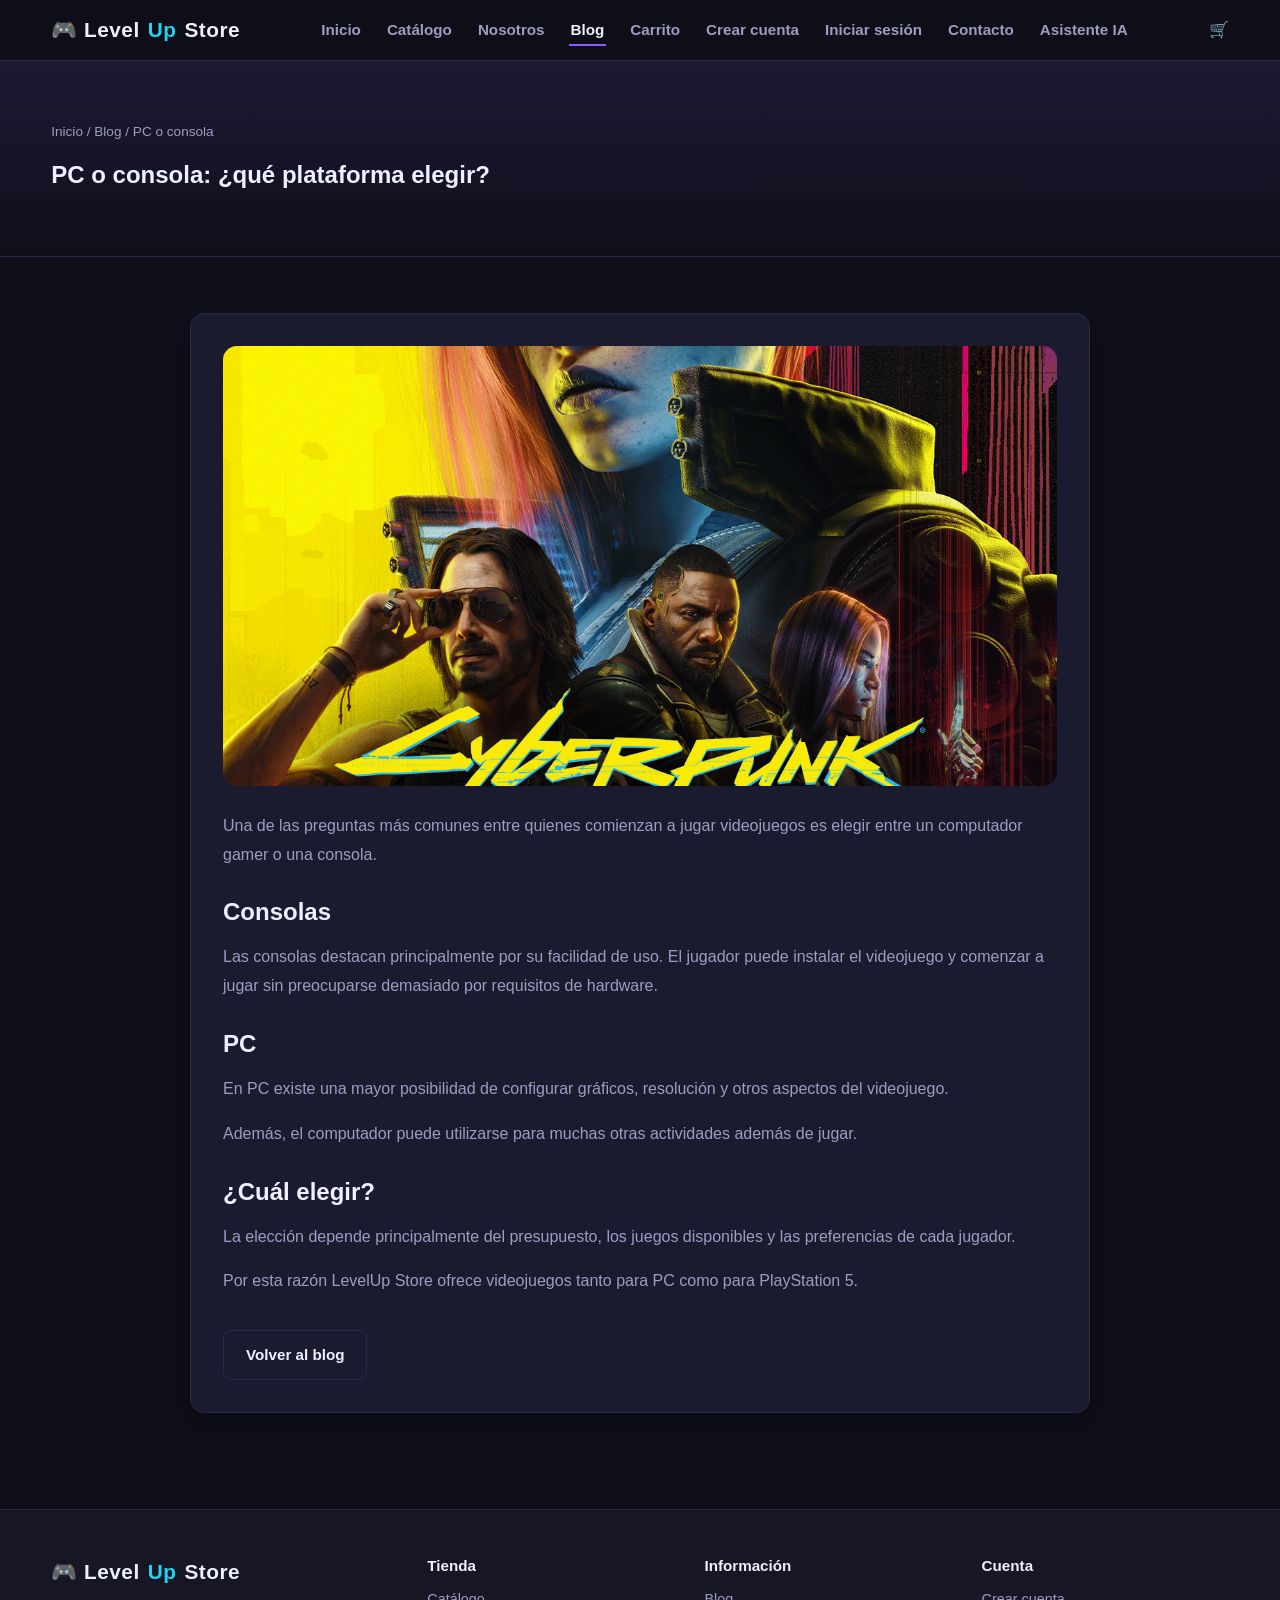
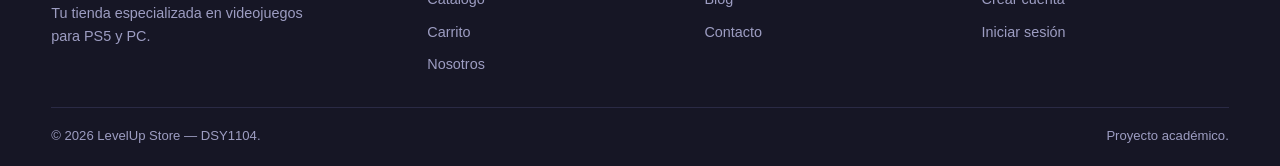
<file: levelup-store/blog-detalle-2.html>
<!DOCTYPE html>
<html lang="es">

<head>

    <meta charset="UTF-8">

    <meta
        name="viewport"
        content="width=device-width, initial-scale=1.0">

    <title>
        PC o consola | LevelUp Store
    </title>

    <meta
        name="description"
        content="Conoce las principales diferencias entre jugar en PC y consola en LevelUp Store.">

    <link
        rel="stylesheet"
        href="assets/css/styles.css">

  

</head>

<body>

    <a
        class="skip-link"
        href="#contenido">
        Saltar al contenido principal
    </a>

    <header class="site-header">

        <div class="contenedor navbar">

            <a
                href="index.html"
                class="logo">

                🎮 Level<span class="acento">Up</span> Store

            </a>

            <button
                id="botonMenu"
                class="menu-toggle"
                aria-label="Abrir menú de navegación"
                aria-expanded="false"
                aria-controls="navLinks">

                ☰

            </button>

            <ul
                id="navLinks"
                class="nav-links">

                <li>
                    <a href="index.html">
                        Inicio
                    </a>
                </li>

                <li>
                    <a href="catalogo.html">
                        Catálogo
                    </a>
                </li>

                <li>
                    <a href="nosotros.html">
                        Nosotros
                    </a>
                </li>

                <li>
                    <a
                        href="blog.html"
                        class="activo">
                        Blog
                    </a>
                </li>

                <li>
                    <a href="carrito.html">
                        Carrito
                    </a>
                </li>

                <li>
                    <a href="registro.html">
                        Crear cuenta
                    </a>
                </li>

                <li>
                    <a href="login.html">
                        Iniciar sesión
                    </a>
                </li>

                <li>
                    <a href="contacto.html">
                        Contacto
                    </a>
                </li>

                <li>
                    <a href="asistente.html">
                        Asistente IA
                    </a>
                </li>

            </ul>

            <div class="nav-acciones">

                <a
                    href="carrito.html"
                    class="carrito-link"
                    aria-label="Ver carrito">

                    🛒

                    <span
                        id="carritoContador"
                        class="carrito-badge"
                        style="display:none;">
                        0
                    </span>

                </a>

            </div>

        </div>

    </header>

    <main id="contenido">

        <section class="page-hero">

            <div class="contenedor">

                <p class="migas">

                    <a href="index.html">
                        Inicio
                    </a>

                    /

                    <a href="blog.html">
                        Blog
                    </a>

                    / PC o consola

                </p>

                <h1>
                    PC o consola:
                    ¿qué plataforma elegir?
                </h1>

            </div>

        </section>

        <section class="seccion">

            <article class="contenedor articulo-blog">

                <img
                    class="blog-imagen-principal"
                    src="assets/img/juegos/cyberpunk.jpg"
                    alt="Cyberpunk 2077">

                <p>
                    Una de las preguntas más comunes entre
                    quienes comienzan a jugar videojuegos es
                    elegir entre un computador gamer o una
                    consola.
                </p>

                <h2>
                    Consolas
                </h2>

                <p>
                    Las consolas destacan principalmente por
                    su facilidad de uso. El jugador puede
                    instalar el videojuego y comenzar a jugar
                    sin preocuparse demasiado por requisitos
                    de hardware.
                </p>

                <h2>
                    PC
                </h2>

                <p>
                    En PC existe una mayor posibilidad de
                    configurar gráficos, resolución y otros
                    aspectos del videojuego.
                </p>

                <p>
                    Además, el computador puede utilizarse
                    para muchas otras actividades además
                    de jugar.
                </p>

                <h2>
                    ¿Cuál elegir?
                </h2>

                <p>
                    La elección depende principalmente del
                    presupuesto, los juegos disponibles y
                    las preferencias de cada jugador.
                </p>

                <p>
                    Por esta razón LevelUp Store ofrece
                    videojuegos tanto para PC como para
                    PlayStation 5.
                </p>

                <a
                    href="blog.html"
                    class="btn btn-secundario">

                    Volver al blog

                </a>

            </article>

        </section>

    </main>

    <footer class="site-footer">

        <div class="contenedor footer-grid">

            <div class="footer-marca">

                <a
                    href="index.html"
                    class="logo">

                    🎮 Level<span class="acento">Up</span> Store

                </a>

                <p>
                    Tu tienda especializada en videojuegos
                    para PS5 y PC.
                </p>

            </div>

            <div>

                <h4>
                    Tienda
                </h4>

                <ul>

                    <li>
                        <a href="catalogo.html">
                            Catálogo
                        </a>
                    </li>

                    <li>
                        <a href="carrito.html">
                            Carrito
                        </a>
                    </li>

                    <li>
                        <a href="nosotros.html">
                            Nosotros
                        </a>
                    </li>

                </ul>

            </div>

            <div>

                <h4>
                    Información
                </h4>

                <ul>

                    <li>
                        <a href="blog.html">
                            Blog
                        </a>
                    </li>

                    <li>
                        <a href="contacto.html">
                            Contacto
                        </a>
                    </li>

                </ul>

            </div>

            <div>

                <h4>
                    Cuenta
                </h4>

                <ul>

                    <li>
                        <a href="registro.html">
                            Crear cuenta
                        </a>
                    </li>

                    <li>
                        <a href="login.html">
                            Iniciar sesión
                        </a>
                    </li>

                </ul>

            </div>

        </div>

        <div class="contenedor footer-legal">

            <span>
                ©
                <span id="anioActual">2026</span>
                LevelUp Store — DSY1104.
            </span>

            <span>
                Proyecto académico.
            </span>

        </div>

    </footer>

    <script src="assets/js/main.js"></script>

</body>

</html>
</file>
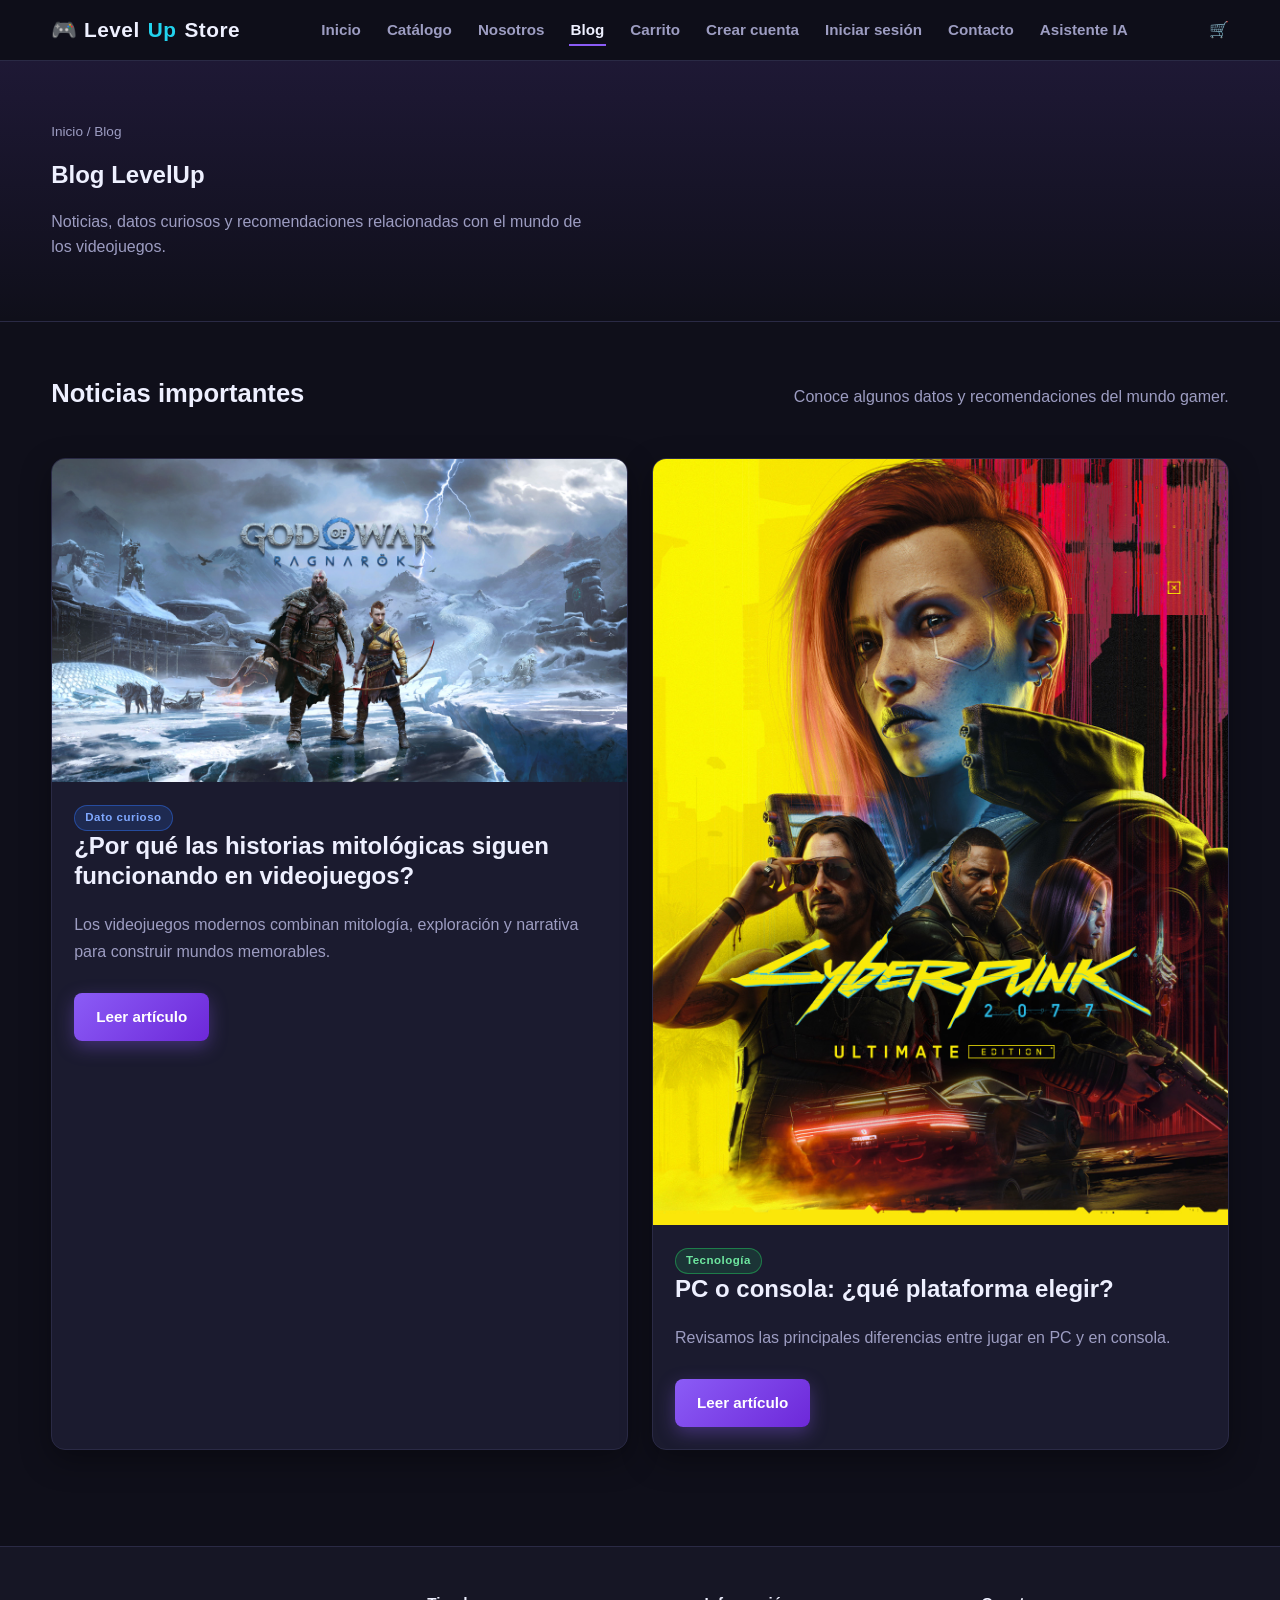
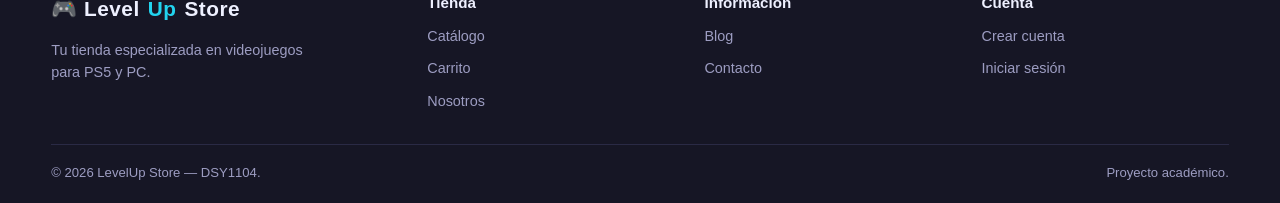
<file: levelup-store/blog.html>
<!DOCTYPE html>
<html lang="es">

<head>

    <meta charset="UTF-8">

    <meta
        name="viewport"
        content="width=device-width, initial-scale=1.0">

    <title>
        Blog | LevelUp Store
    </title>

    <meta
        name="description"
        content="Noticias, datos curiosos y recomendaciones de videojuegos en LevelUp Store.">

    <link
        rel="stylesheet"
        href="assets/css/styles.css">

    

</head>

<body>

    <a
        class="skip-link"
        href="#contenido">

        Saltar al contenido principal

    </a>


    <!-- HEADER -->

    <header class="site-header">

        <div class="contenedor navbar">

            <a
                href="index.html"
                class="logo">

                🎮 Level<span class="acento">Up</span> Store

            </a>


            <button
                id="botonMenu"
                class="menu-toggle"
                aria-label="Abrir menú de navegación"
                aria-expanded="false"
                aria-controls="navLinks">

                ☰

            </button>


            <ul
                id="navLinks"
                class="nav-links">

                <li>
                    <a href="index.html">
                        Inicio
                    </a>
                </li>

                <li>
                    <a href="catalogo.html">
                        Catálogo
                    </a>
                </li>

                <li>
                    <a href="nosotros.html">
                        Nosotros
                    </a>
                </li>

                <li>
                    <a
                        href="blog.html"
                        class="activo">
                        Blog
                    </a>
                </li>

                <li>
                    <a href="carrito.html">
                        Carrito
                    </a>
                </li>

                <li>
                    <a href="registro.html">
                        Crear cuenta
                    </a>
                </li>

                <li>
                    <a href="login.html">
                        Iniciar sesión
                    </a>
                </li>

                <li>
                    <a href="contacto.html">
                        Contacto
                    </a>
                </li>

                <li>
                    <a href="asistente.html">
                        Asistente IA
                    </a>
                </li>

            </ul>


            <div class="nav-acciones">

                <a
                    href="carrito.html"
                    class="carrito-link"
                    aria-label="Ver carrito">

                    🛒

                    <span
                        id="carritoContador"
                        class="carrito-badge"
                        style="display:none;">

                        0

                    </span>

                </a>

            </div>

        </div>

    </header>


    <!-- CONTENIDO -->

    <main id="contenido">

        <section class="page-hero">

            <div class="contenedor">

                <p class="migas">

                    <a href="index.html">
                        Inicio
                    </a>

                    / Blog

                </p>

                <h1>
                    Blog LevelUp
                </h1>

                <p>
                    Noticias, datos curiosos y recomendaciones
                    relacionadas con el mundo de los videojuegos.
                </p>

            </div>

        </section>


        <!-- NOTICIAS -->

        <section class="seccion">

            <div class="contenedor">

                <div class="seccion-titulo">

                    <h2>
                        Noticias importantes
                    </h2>

                    <p>
                        Conoce algunos datos y recomendaciones
                        del mundo gamer.
                    </p>

                </div>


                <div class="grilla-blog">


                    <!-- ARTÍCULO 1 -->

                    <article class="blog-card">

                        <img
                            src="assets/img/juegos/gow-ragnarok.jpg"
                            alt="Portada de God of War Ragnarök">


                        <div class="cuerpo">

                            <span class="badge badge-ps5">
                                Dato curioso
                            </span>

                            <h2>
                                ¿Por qué las historias mitológicas
                                siguen funcionando en videojuegos?
                            </h2>

                            <p>
                                Los videojuegos modernos combinan
                                mitología, exploración y narrativa
                                para construir mundos memorables.
                            </p>

                            <a
                                class="btn btn-primario"
                                href="blog-detalle-1.html">

                                Leer artículo

                            </a>

                        </div>

                    </article>


                    <!-- ARTÍCULO 2 -->

                    <article class="blog-card">

                        <img
                            src="assets/img/juegos/cyberpunk.jpg"
                            alt="Portada de Cyberpunk 2077">


                        <div class="cuerpo">

                            <span class="badge badge-pc">
                                Tecnología
                            </span>

                            <h2>
                                PC o consola:
                                ¿qué plataforma elegir?
                            </h2>

                            <p>
                                Revisamos las principales
                                diferencias entre jugar en PC
                                y en consola.
                            </p>

                            <a
                                class="btn btn-primario"
                                href="blog-detalle-2.html">

                                Leer artículo

                            </a>

                        </div>

                    </article>

                </div>

            </div>

        </section>

    </main>


    <!-- FOOTER -->

    <footer class="site-footer">

        <div class="contenedor footer-grid">

            <div class="footer-marca">

                <a
                    href="index.html"
                    class="logo">

                    🎮 Level<span class="acento">Up</span> Store

                </a>

                <p>
                    Tu tienda especializada en videojuegos
                    para PS5 y PC.
                </p>

            </div>


            <div>

                <h4>
                    Tienda
                </h4>

                <ul>

                    <li>
                        <a href="catalogo.html">
                            Catálogo
                        </a>
                    </li>

                    <li>
                        <a href="carrito.html">
                            Carrito
                        </a>
                    </li>

                    <li>
                        <a href="nosotros.html">
                            Nosotros
                        </a>
                    </li>

                </ul>

            </div>


            <div>

                <h4>
                    Información
                </h4>

                <ul>

                    <li>
                        <a href="blog.html">
                            Blog
                        </a>
                    </li>

                    <li>
                        <a href="contacto.html">
                            Contacto
                        </a>
                    </li>

                </ul>

            </div>


            <div>

                <h4>
                    Cuenta
                </h4>

                <ul>

                    <li>
                        <a href="registro.html">
                            Crear cuenta
                        </a>
                    </li>

                    <li>
                        <a href="login.html">
                            Iniciar sesión
                        </a>
                    </li>

                </ul>

            </div>

        </div>


        <div class="contenedor footer-legal">

            <span>
                ©
                <span id="anioActual">
                    2026
                </span>
                LevelUp Store — DSY1104.
            </span>

            <span>
                Proyecto académico.
            </span>

        </div>

    </footer>


    <script src="assets/js/main.js"></script>

</body>

</html>
</file>
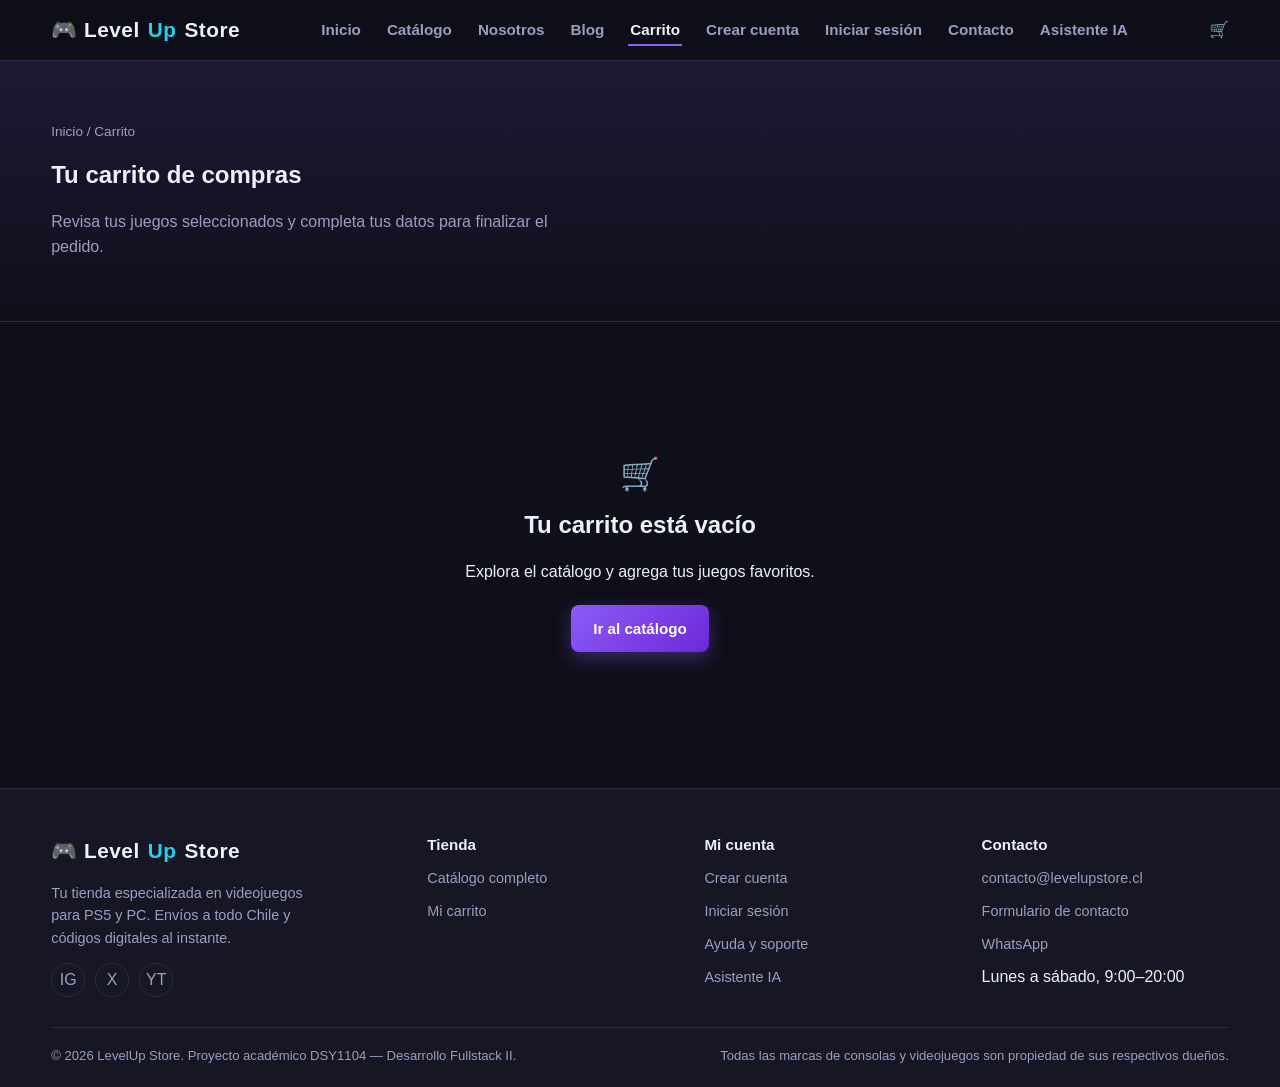
<file: levelup-store/carrito.html>
<!DOCTYPE html>
<html lang="es">

<head>
    <meta charset="UTF-8">
    <meta name="viewport" content="width=device-width, initial-scale=1.0">

    <title>Carrito y checkout | LevelUp Store</title>

    <meta
        name="description"
        content="Revisa tu carrito de compras y finaliza tu pedido de videojuegos para PS5 y PC en LevelUp Store.">

    <link rel="stylesheet" href="assets/css/styles.css">
</head>

<body>

    <a class="skip-link" href="#contenido">
        Saltar al contenido principal
    </a>

    <!-- HEADER -->
    <header class="site-header">

        <div class="contenedor navbar">

            <a href="index.html" class="logo">
                🎮 Level<span class="acento">Up</span> Store
            </a>

            <button
                id="botonMenu"
                class="menu-toggle"
                aria-label="Abrir menú de navegación"
                aria-expanded="false"
                aria-controls="navLinks">
                ☰
            </button>

            <ul id="navLinks" class="nav-links">

                <li>
                    <a href="index.html">Inicio</a>
                </li>

                <li>
                    <a href="catalogo.html">Catálogo</a>
                </li>

                <li>
                    <a href="nosotros.html">Nosotros</a>
                </li>

                <li>
                    <a href="blog.html">Blog</a>
                </li>

                <li>
                    <a href="carrito.html" class="activo">Carrito</a>
                </li>

                <li>
                    <a href="registro.html">Crear cuenta</a>
                </li>

                <li>
                    <a href="login.html">Iniciar sesión</a>
                </li>

                <li>
                    <a href="contacto.html">Contacto</a>
                </li>

                <li>
                    <a href="asistente.html">Asistente IA</a>
                </li>

            </ul>

            <div class="nav-acciones">

                <a
                    href="carrito.html"
                    class="carrito-link"
                    aria-label="Ver carrito de compras">

                    🛒

                    <span
                        id="carritoContador"
                        class="carrito-badge"
                        style="display:none;">
                        0
                    </span>

                </a>

            </div>

        </div>

    </header>


    <!-- CONTENIDO -->
    <main id="contenido">

        <section class="page-hero">

            <div class="contenedor">

                <p class="migas">
                    <a href="index.html">Inicio</a>
                    / Carrito
                </p>

                <h1>Tu carrito de compras</h1>

                <p>
                    Revisa tus juegos seleccionados y completa tus datos
                    para finalizar el pedido.
                </p>

            </div>

        </section>


        <section class="seccion">

            <div class="contenedor">


                <!-- CARRITO VACÍO -->
                <article
                    id="bloqueCarritoVacio"
                    style="display:none; text-align:center; padding:40px 0;">

                    <p style="font-size:2rem; margin-bottom:10px;">
                        🛒
                    </p>

                    <h2>Tu carrito está vacío</h2>

                    <p
                        class="subtitulo"
                        style="margin:0 auto 20px;">

                        Explora el catálogo y agrega tus juegos favoritos.

                    </p>

                    <a
                        href="catalogo.html"
                        class="btn btn-primario">

                        Ir al catálogo

                    </a>

                </article>


                <!-- CARRITO CON PRODUCTOS -->
                <div
                    id="bloqueCarritoConProductos"
                    style="
                        display:grid;
                        grid-template-columns:1.5fr 1fr;
                        gap:30px;
                    ">

                    <div>


                        <!-- PRODUCTOS -->
                        <article class="tarjeta-form">

                            <h2 style="font-size:1.2rem;">
                                Productos en tu carrito
                            </h2>

                            <table
                                class="tabla-carrito"
                                aria-describedby="descripcionTablaCarrito">

                                <caption
                                    id="descripcionTablaCarrito"
                                    class="oculto-visualmente">

                                    Lista de videojuegos en el carrito de compras

                                </caption>

                                <thead>

                                    <tr>

                                        <th scope="col">
                                            Juego
                                        </th>

                                        <th scope="col">
                                            Precio
                                        </th>

                                        <th scope="col">
                                            Cantidad
                                        </th>

                                        <th scope="col">
                                            Subtotal
                                        </th>

                                        <th scope="col">

                                            <span class="oculto-visualmente">
                                                Acciones
                                            </span>

                                        </th>

                                    </tr>

                                </thead>

                                <tbody id="cuerpoTablaCarrito">
                                </tbody>

                            </table>

                            <button
                                type="button"
                                id="btnVaciarCarrito"
                                class="btn btn-secundario">

                                Vaciar carrito

                            </button>

                        </article>


                        <!-- CHECKOUT -->
                        <article
                            class="tarjeta-form"
                            style="margin-top:24px;">

                            <h2 style="font-size:1.2rem;">
                                Finalizar compra
                            </h2>

                            <form
                                id="formCheckout"
                                novalidate>


                                <input
                                    type="hidden"
                                    id="idPedido"
                                    name="idPedido"
                                    value="">


                                <!-- NOMBRE Y CORREO -->
                                <div class="form-fila">

                                    <div class="grupo-campo">

                                        <label for="nombreCheckout">

                                            Nombre completo

                                            <span class="requerido">
                                                *
                                            </span>

                                        </label>

                                        <input
                                            type="text"
                                            id="nombreCheckout"
                                            name="nombre"
                                            autocomplete="name"
                                            aria-describedby="errorNombreCheckout">

                                        <p
                                            id="errorNombreCheckout"
                                            class="mensaje-error"
                                            aria-live="polite">
                                        </p>

                                    </div>


                                    <div class="grupo-campo">

                                        <label for="emailCheckout">

                                            Correo electrónico

                                            <span class="requerido">
                                                *
                                            </span>

                                        </label>

                                        <input
                                            type="email"
                                            id="emailCheckout"
                                            name="email"
                                            maxlength="100"
                                            autocomplete="email"
                                            aria-describedby="errorEmailCheckout">

                                        <p
                                            id="errorEmailCheckout"
                                            class="mensaje-error"
                                            aria-live="polite">
                                        </p>

                                    </div>

                                </div>


                                <!-- TELÉFONO Y FECHA -->
                                <div class="form-fila">

                                    <div class="grupo-campo">

                                        <label for="telefonoCheckout">

                                            Teléfono

                                            <span class="requerido">
                                                *
                                            </span>

                                        </label>

                                        <input
                                            type="tel"
                                            id="telefonoCheckout"
                                            name="telefono"
                                            autocomplete="tel"
                                            placeholder="+56 9 1234 5678"
                                            aria-describedby="errorTelefonoCheckout">

                                        <p
                                            id="errorTelefonoCheckout"
                                            class="mensaje-error"
                                            aria-live="polite">
                                        </p>

                                    </div>


                                    <div class="grupo-campo">

                                        <label for="fechaEntrega">

                                            Fecha de entrega deseada

                                            <span class="requerido">
                                                *
                                            </span>

                                        </label>

                                        <input
                                            type="date"
                                            id="fechaEntrega"
                                            name="fechaEntrega"
                                            aria-describedby="errorFechaEntrega">

                                        <p
                                            id="errorFechaEntrega"
                                            class="mensaje-error"
                                            aria-live="polite">
                                        </p>

                                    </div>

                                </div>


                                <!-- DIRECCIÓN -->
                                <div class="grupo-campo">

                                    <label for="direccionCheckout">

                                        Dirección de despacho

                                        <span class="requerido">
                                            *
                                        </span>

                                    </label>

                                    <input
                                        type="text"
                                        id="direccionCheckout"
                                        name="direccion"
                                        autocomplete="street-address"
                                        placeholder="Calle, número, depto."
                                        aria-describedby="errorDireccionCheckout">

                                    <p
                                        id="errorDireccionCheckout"
                                        class="mensaje-error"
                                        aria-live="polite">
                                    </p>

                                </div>


                                <!-- COMUNA -->
                                <div class="grupo-campo">

                                    <label for="comunaCheckout">

                                        Región / Comuna

                                        <span class="requerido">
                                            *
                                        </span>

                                    </label>

                                    <select
                                        id="comunaCheckout"
                                        name="comuna"
                                        aria-describedby="errorComunaCheckout">

                                        <option value="">
                                            Selecciona tu comuna
                                        </option>

                                        <option value="santiago">
                                            Santiago Centro
                                        </option>

                                        <option value="providencia">
                                            Providencia
                                        </option>

                                        <option value="lascondes">
                                            Las Condes
                                        </option>

                                        <option value="valparaiso">
                                            Valparaíso
                                        </option>

                                        <option value="concepcion">
                                            Concepción
                                        </option>

                                        <option value="otra">
                                            Otra
                                        </option>

                                    </select>

                                    <p
                                        id="errorComunaCheckout"
                                        class="mensaje-error"
                                        aria-live="polite">
                                    </p>

                                </div>


                                <!-- MÉTODO DE ENVÍO -->
                                <div class="grupo-campo">

                                    <label>

                                        Método de envío

                                        <span class="requerido">
                                            *
                                        </span>

                                    </label>

                                    <div class="opciones-inline">

                                        <label>

                                            <input
                                                type="radio"
                                                name="envio"
                                                value="domicilio"
                                                checked>

                                            Despacho a domicilio

                                        </label>


                                        <label>

                                            <input
                                                type="radio"
                                                name="envio"
                                                value="tienda">

                                            Retiro en tienda

                                        </label>

                                    </div>

                                </div>


                                <!-- MÉTODO DE PAGO -->
                                <div class="grupo-campo">

                                    <label for="pagoCheckout">

                                        Método de pago

                                        <span class="requerido">
                                            *
                                        </span>

                                    </label>

                                    <select
                                        id="pagoCheckout"
                                        name="pago"
                                        aria-describedby="errorPagoCheckout">

                                        <option value="">
                                            Selecciona un método de pago
                                        </option>

                                        <option value="tarjeta">
                                            Tarjeta de crédito / débito
                                        </option>

                                        <option value="transferencia">
                                            Transferencia bancaria
                                        </option>

                                        <option value="efectivo">
                                            Efectivo al retirar
                                        </option>

                                    </select>

                                    <p
                                        id="errorPagoCheckout"
                                        class="mensaje-error"
                                        aria-live="polite">
                                    </p>

                                </div>


                                <!-- COMPROBANTE -->
                                <div
                                    class="grupo-campo"
                                    id="grupoComprobante"
                                    style="display:none;">

                                    <label for="comprobanteCheckout">

                                        Comprobante de transferencia
                                        (imagen o PDF)

                                    </label>

                                    <input
                                        type="file"
                                        id="comprobanteCheckout"
                                        name="comprobante"
                                        accept="image/*,.pdf">

                                </div>


                                <!-- OPCIONES -->
                                <div class="form-fila">

                                    <div class="grupo-campo">

                                        <label for="colorConsola">
                                            Color de funda / skin (opcional)
                                        </label>

                                        <input
                                            type="color"
                                            id="colorConsola"
                                            name="colorConsola"
                                            value="#8b5cf6">

                                    </div>


                                    <div class="grupo-campo">

                                        <label for="ofertasMes">

                                            Ofertas por correo al mes
                                            (opcional):

                                            <span id="valorOfertasMes">
                                                4
                                            </span>

                                        </label>

                                        <input
                                            type="range"
                                            id="ofertasMes"
                                            name="ofertasMes"
                                            min="0"
                                            max="10"
                                            value="4">

                                    </div>

                                </div>


                                <!-- NOTAS -->
                                <div class="grupo-campo">

                                    <label for="notasCheckout">
                                        Notas para el despacho (opcional)
                                    </label>

                                    <textarea
                                        id="notasCheckout"
                                        name="notas"
                                        rows="3"
                                        placeholder="Ej: dejar en conserjería, timbre no funciona, etc."></textarea>

                                </div>


                                <!-- TÉRMINOS -->
                                <div class="grupo-campo check-linea">

                                    <input
                                        type="checkbox"
                                        id="terminosCheckout"
                                        name="terminosCheckout"
                                        aria-describedby="errorTerminosCheckout">

                                    <label for="terminosCheckout">

                                        Acepto los

                                        <a href="#">
                                            términos de compra y despacho
                                        </a>.

                                    </label>

                                </div>


                                <p
                                    id="errorTerminosCheckout"
                                    class="mensaje-error"
                                    aria-live="polite">
                                </p>


                                <button
                                    type="submit"
                                    class="btn btn-primario btn-ancho">

                                    Confirmar pedido

                                </button>


                                <div
                                    id="resultadoCheckout"
                                    class="mensaje-resultado"
                                    role="alert">
                                </div>

                            </form>

                        </article>

                    </div>


                    <!-- RESUMEN -->
                    <aside
                        class="resumen-pedido"
                        aria-labelledby="tituloResumen">

                        <h2
                            id="tituloResumen"
                            style="font-size:1.2rem;">

                            Resumen del pedido

                        </h2>


                        <dl>

                            <div
                                style="
                                    display:flex;
                                    justify-content:space-between;
                                ">

                                <dt>
                                    Subtotal
                                </dt>

                                <dd id="resumenSubtotal">
                                    $0
                                </dd>

                            </div>


                            <div
                                style="
                                    display:flex;
                                    justify-content:space-between;
                                ">

                                <dt>
                                    Envío
                                </dt>

                                <dd id="resumenEnvio">
                                    $0
                                </dd>

                            </div>

                        </dl>


                        <dl class="total">

                            <div
                                style="
                                    display:flex;
                                    justify-content:space-between;
                                    width:100%;
                                ">

                                <dt>
                                    Total
                                </dt>

                                <dd id="resumenTotal">
                                    $0
                                </dd>

                            </div>

                        </dl>


                        <p class="ayuda">

                            El envío es gratis en compras sobre $30.000.
                            Los códigos digitales no tienen costo de despacho.

                        </p>

                    </aside>

                </div>

            </div>

        </section>

    </main>


    <!-- FOOTER -->
    <footer class="site-footer">

        <div class="contenedor footer-grid">


            <div class="footer-marca">

                <a href="index.html" class="logo">
                    🎮 Level<span class="acento">Up</span> Store
                </a>

                <p>
                    Tu tienda especializada en videojuegos para PS5 y PC.
                    Envíos a todo Chile y códigos digitales al instante.
                </p>

                <div
                    class="footer-social"
                    aria-label="Redes sociales">

                    <a href="#" aria-label="Instagram">
                        IG
                    </a>

                    <a href="#" aria-label="X (Twitter)">
                        X
                    </a>

                    <a href="#" aria-label="YouTube">
                        YT
                    </a>

                </div>

            </div>


            <div>

                <h4>Tienda</h4>

                <ul>

                    <li>
                        <a href="catalogo.html">
                            Catálogo completo
                        </a>
                    </li>

                    <li>
                        <a href="carrito.html">
                            Mi carrito
                        </a>
                    </li>

                </ul>

            </div>


            <div>

                <h4>Mi cuenta</h4>

                <ul>

                    <li>
                        <a href="registro.html">
                            Crear cuenta
                        </a>
                    </li>

                    <li>
                        <a href="login.html">
                            Iniciar sesión
                        </a>
                    </li>

                    <li>
                        <a href="contacto.html">
                            Ayuda y soporte
                        </a>
                    </li>

                    <li>
                        <a href="asistente.html">
                            Asistente IA
                        </a>
                    </li>

                </ul>

            </div>


            <div>

                <h4>Contacto</h4>

                <ul>

                    <li>
                        <a href="mailto:contacto@levelupstore.cl">
                            contacto@levelupstore.cl
                        </a>
                    </li>

                    <li>
                        <a href="contacto.html">
                            Formulario de contacto
                        </a>
                    </li>

                    <li>
                        <a
                            href="https://wa.me/56900000000"
                            target="_blank"
                            rel="noopener">

                            WhatsApp

                        </a>
                    </li>

                    <li>
                        Lunes a sábado, 9:00–20:00
                    </li>

                </ul>

            </div>

        </div>


        <div class="contenedor footer-legal">

            <span>
                © <span id="anioActual">2026</span>
                LevelUp Store. Proyecto académico DSY1104 —
                Desarrollo Fullstack II.
            </span>

            <span>
                Todas las marcas de consolas y videojuegos son propiedad
                de sus respectivos dueños.
            </span>

        </div>

    </footer>


    <!-- JAVASCRIPT -->
    <script src="assets/js/datos-juegos.js"></script>
    <script src="assets/js/main.js"></script>
    <script src="assets/js/carrito.js"></script>

</body>

</html>
</file>
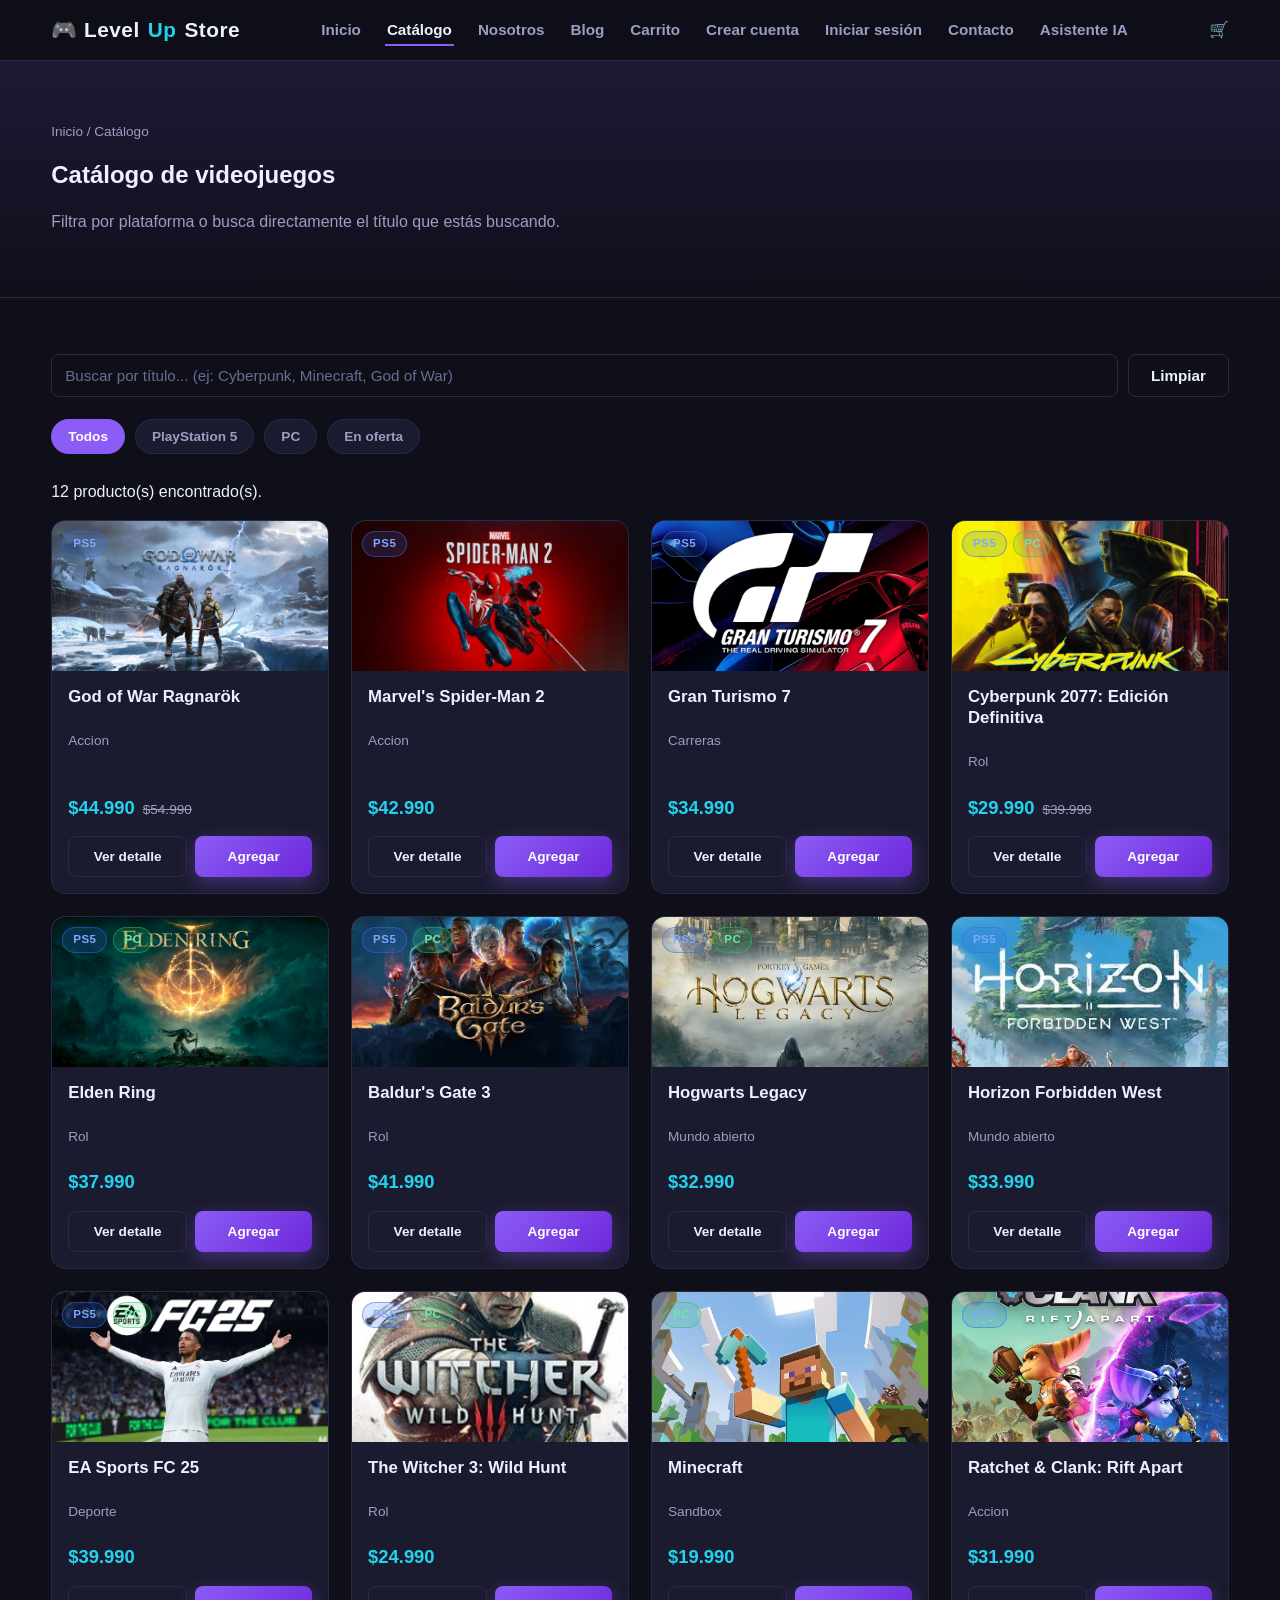
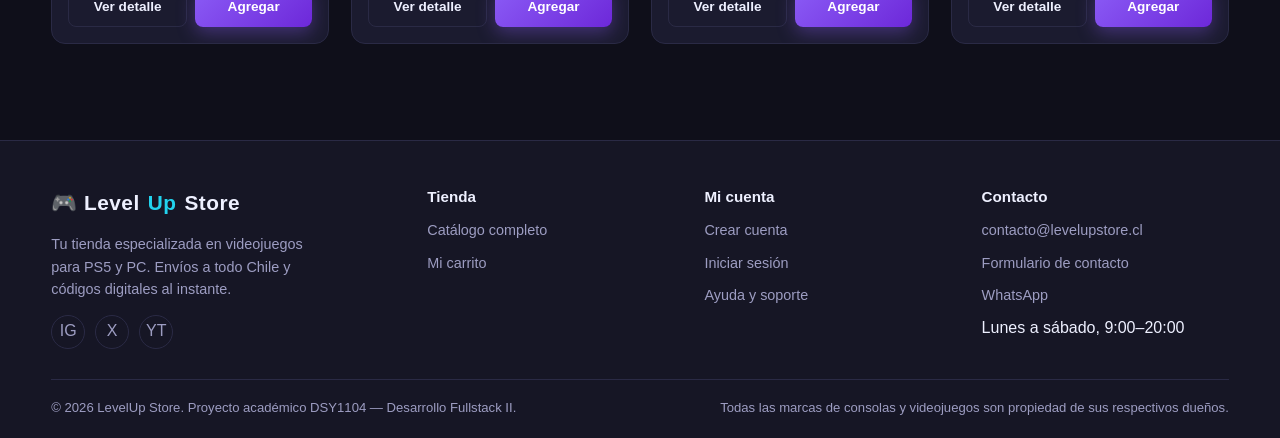
<file: levelup-store/catalogo.html>
<!DOCTYPE html>
<html lang="es">

<head>
    <meta charset="UTF-8">

    <meta
        name="viewport"
        content="width=device-width, initial-scale=1.0">

    <title>
        Catálogo de juegos | LevelUp Store
    </title>

    <meta
        name="description"
        content="Explora el catálogo completo de videojuegos para PS5 y PC de LevelUp Store. Filtra por plataforma y busca por título.">

    <link
        rel="stylesheet"
        href="assets/css/styles.css">
</head>

<body>

    <a
        class="skip-link"
        href="#contenido">
        Saltar al contenido principal
    </a>


    <!-- HEADER -->
    <header class="site-header">

        <div class="contenedor navbar">

            <a
                href="index.html"
                class="logo">
                🎮 Level<span class="acento">Up</span> Store
            </a>


            <button
                id="botonMenu"
                class="menu-toggle"
                aria-label="Abrir menú de navegación"
                aria-expanded="false"
                aria-controls="navLinks">
                ☰
            </button>


            <ul
                id="navLinks"
                class="nav-links">

                <li>
                    <a href="index.html">
                        Inicio
                    </a>
                </li>

                <li>
                    <a
                        href="catalogo.html"
                        class="activo">
                        Catálogo
                    </a>
                </li>

                <li>
                    <a href="nosotros.html">
                        Nosotros
                    </a>
                </li>

                <li>
                    <a href="blog.html">
                        Blog
                    </a>
                </li>

                <li>
                    <a href="carrito.html">
                        Carrito
                    </a>
                </li>

                <li>
                    <a href="registro.html">
                        Crear cuenta
                    </a>
                </li>

                <li>
                    <a href="login.html">
                        Iniciar sesión
                    </a>
                </li>

                <li>
                    <a href="contacto.html">
                        Contacto
                    </a>
                </li>

                <li>
                    <a href="asistente.html">
                        Asistente IA
                    </a>
                </li>

            </ul>


            <div class="nav-acciones">

                <a
                    href="carrito.html"
                    class="carrito-link"
                    aria-label="Ver carrito de compras">

                    🛒

                    <span
                        id="carritoContador"
                        class="carrito-badge"
                        style="display:none;">
                        0
                    </span>

                </a>

            </div>

        </div>

    </header>


    <!-- CONTENIDO -->
    <main id="contenido">


        <!-- TÍTULO -->
        <section class="page-hero">

            <div class="contenedor">

                <p class="migas">

                    <a href="index.html">
                        Inicio
                    </a>

                    /

                    Catálogo

                </p>


                <h1>
                    Catálogo de videojuegos
                </h1>


                <p>
                    Filtra por plataforma o busca directamente
                    el título que estás buscando.
                </p>

            </div>

        </section>


        <!-- CATÁLOGO -->
        <section class="seccion">

            <div class="contenedor">


                <!-- BUSCADOR -->
                <form
                    class="buscador"
                    role="search"
                    onsubmit="return false;">


                    <label
                        for="buscadorJuegos"
                        class="oculto-visualmente">

                        Buscar juego por título

                    </label>


                    <input
                        type="search"
                        id="buscadorJuegos"
                        name="buscar"
                        placeholder="Buscar por título... (ej: Cyberpunk, Minecraft, God of War)"
                        list="sugerenciasJuegos"
                        autocomplete="off">


                    <datalist id="sugerenciasJuegos">
                    </datalist>


                    <button
                        type="button"
                        id="btnLimpiarBusqueda"
                        class="btn btn-secundario">

                        Limpiar

                    </button>

                </form>


                <!-- FILTROS -->
                <div
                    class="filtros"
                    role="group"
                    aria-label="Filtrar por plataforma">


                    <button
                        type="button"
                        class="filtro-btn"
                        data-filtro="todos"
                        aria-pressed="true">

                        Todos

                    </button>


                    <button
                        type="button"
                        class="filtro-btn"
                        data-filtro="ps5"
                        aria-pressed="false">

                        PlayStation 5

                    </button>


                    <button
                        type="button"
                        class="filtro-btn"
                        data-filtro="pc"
                        aria-pressed="false">

                        PC

                    </button>


                    <button
                        type="button"
                        class="filtro-btn"
                        data-filtro="oferta"
                        aria-pressed="false">

                        En oferta

                    </button>

                </div>


                <!-- CONTADOR DE RESULTADOS -->
                <p
                    id="contadorResultados"
                    class="ayuda"
                    style="margin-bottom:16px;">
                </p>


                <!--
                    JAVASCRIPT INSERTA AQUÍ
                    LOS PRODUCTOS DEL CATÁLOGO
                -->
                <div
                    id="grillaJuegos"
                    class="grilla-juegos"
                    aria-live="polite">
                </div>


                <!-- SIN RESULTADOS -->
                <p
                    id="sinResultados"
                    class="sin-resultados">

                    😕 No encontramos juegos que coincidan
                    con tu búsqueda.

                    Intenta con otro término o quita los filtros.

                </p>

            </div>

        </section>

    </main>


    <!-- FOOTER -->
    <footer class="site-footer">

        <div class="contenedor footer-grid">


            <!-- MARCA -->
            <div class="footer-marca">

                <a
                    href="index.html"
                    class="logo">

                    🎮 Level<span class="acento">Up</span> Store

                </a>


                <p>
                    Tu tienda especializada en videojuegos para
                    PS5 y PC. Envíos a todo Chile y códigos
                    digitales al instante.
                </p>


                <div
                    class="footer-social"
                    aria-label="Redes sociales">


                    <a
                        href="#"
                        aria-label="Instagram">
                        IG
                    </a>


                    <a
                        href="#"
                        aria-label="X Twitter">
                        X
                    </a>


                    <a
                        href="#"
                        aria-label="YouTube">
                        YT
                    </a>

                </div>

            </div>


            <!-- TIENDA -->
            <div>

                <h4>
                    Tienda
                </h4>


                <ul>

                    <li>
                        <a href="catalogo.html">
                            Catálogo completo
                        </a>
                    </li>

                    <li>
                        <a href="carrito.html">
                            Mi carrito
                        </a>
                    </li>

                </ul>

            </div>


            <!-- CUENTA -->
            <div>

                <h4>
                    Mi cuenta
                </h4>


                <ul>

                    <li>
                        <a href="registro.html">
                            Crear cuenta
                        </a>
                    </li>

                    <li>
                        <a href="login.html">
                            Iniciar sesión
                        </a>
                    </li>

                    <li>
                        <a href="contacto.html">
                            Ayuda y soporte
                        </a>
                    </li>

                </ul>

            </div>


            <!-- CONTACTO -->
            <div>

                <h4>
                    Contacto
                </h4>


                <ul>

                    <li>

                        <a href="mailto:contacto@levelupstore.cl">

                            contacto@levelupstore.cl

                        </a>

                    </li>


                    <li>

                        <a href="contacto.html">

                            Formulario de contacto

                        </a>

                    </li>


                    <li>

                        <a
                            href="https://wa.me/56900000000"
                            target="_blank"
                            rel="noopener">

                            WhatsApp

                        </a>

                    </li>


                    <li>
                        Lunes a sábado, 9:00–20:00
                    </li>

                </ul>

            </div>

        </div>


        <!-- PIE LEGAL -->
        <div class="contenedor footer-legal">

            <span>

                ©

                <span id="anioActual">
                    2026
                </span>

                LevelUp Store.
                Proyecto académico DSY1104 —
                Desarrollo Fullstack II.

            </span>


            <span>

                Todas las marcas de consolas y videojuegos
                son propiedad de sus respectivos dueños.

            </span>

        </div>

    </footer>


    <!-- JAVASCRIPT -->

    <!-- Datos de los juegos -->
    <script src="assets/js/datos-juegos.js"></script>

    <!-- Funciones generales y carrito -->
    <script src="assets/js/main.js"></script>

    <!-- Funciones del catálogo -->
    <script src="assets/js/catalogo.js"></script>


</body>

</html>
</file>
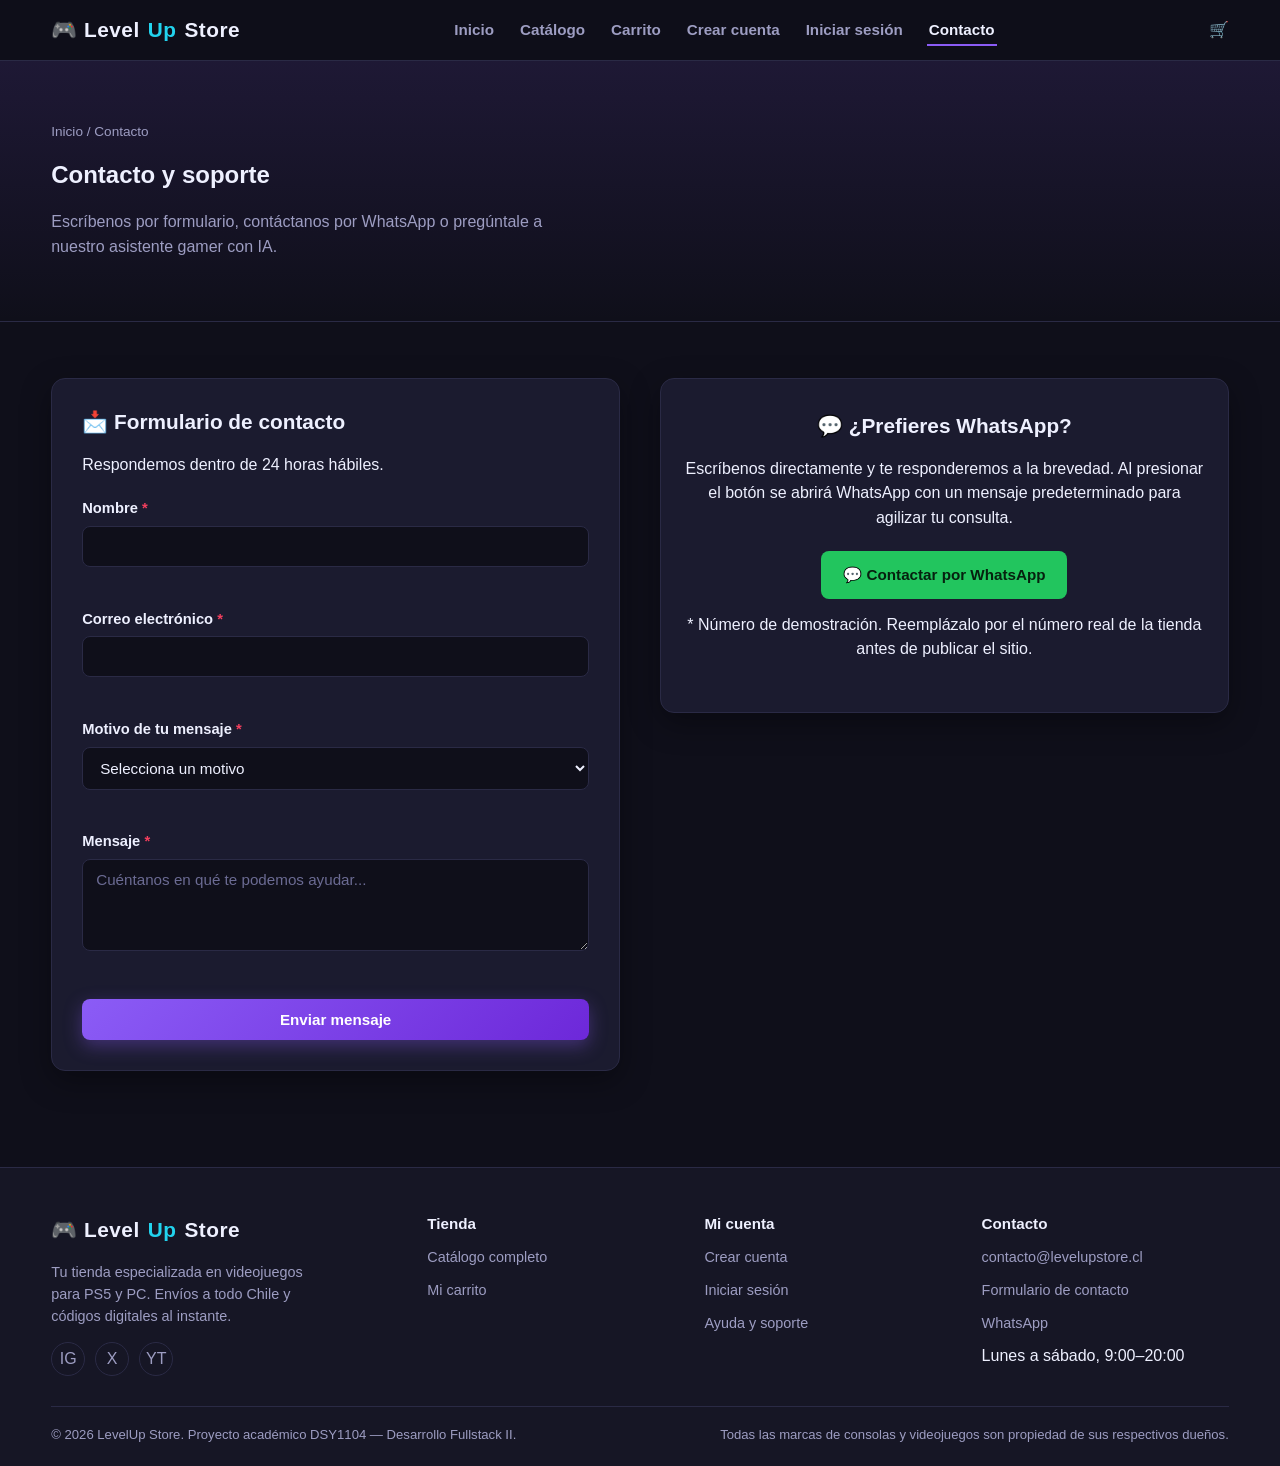
<file: levelup-store/contacto.html>
<!DOCTYPE html>
<html lang="es">
<head>
    <meta charset="UTF-8">
    <meta name="viewport" content="width=device-width, initial-scale=1.0">
    <title>Contacto y soporte | LevelUp Store</title>
    <meta name="description" content="Contáctanos por formulario, WhatsApp o pregúntale a nuestro asistente con inteligencia artificial sobre videojuegos.">
    <link rel="stylesheet" href="assets/css/styles.css">
</head>

<body>

    <a class="skip-link" href="#contenido">Saltar al contenido principal</a>

    <header class="site-header">
        <div class="contenedor navbar">
            <a href="index.html" class="logo">🎮 Level<span class="acento">Up</span> Store</a>

            <button id="botonMenu" class="menu-toggle" aria-label="Abrir menú de navegación" aria-expanded="false" aria-controls="navLinks">☰</button>

            <ul id="navLinks" class="nav-links">
                <li><a href="index.html">Inicio</a></li>
                <li><a href="catalogo.html">Catálogo</a></li>
                <li><a href="carrito.html">Carrito</a></li>
                <li><a href="registro.html">Crear cuenta</a></li>
                <li><a href="login.html">Iniciar sesión</a></li>
                <li><a href="contacto.html">Contacto</a></li>
            </ul>

            <div class="nav-acciones">
                <a href="carrito.html" class="carrito-link" aria-label="Ver carrito de compras">
                    🛒 <span id="carritoContador" class="carrito-badge" style="display:none;">0</span>
                </a>
            </div>
        </div>
    </header>


    <main id="contenido">

        <section class="page-hero">
            <div class="contenedor">
                <p class="migas"><a href="index.html">Inicio</a> / Contacto</p>
                <h1>Contacto y soporte</h1>
                <p>Escríbenos por formulario, contáctanos por WhatsApp o pregúntale a nuestro asistente gamer con IA.</p>
            </div>
        </section>

        <section class="seccion">
            <div class="contenedor">
                <div class="detalle-producto">

                    <!-- =====================================================
                         FORMULARIO DE CONTACTO (evento submit)
                         ===================================================== -->
                    <article class="tarjeta-form">
                        <h2 style="font-size:1.3rem;">📩 Formulario de contacto</h2>
                        <p class="ayuda" style="margin-bottom:20px;">Respondemos dentro de 24 horas hábiles.</p>

                        <form id="formContacto" novalidate>

                            <div class="grupo-campo">
                                <label for="nombreContacto">Nombre <span class="requerido">*</span></label>
                                <input type="text" id="nombreContacto" name="nombre" autocomplete="name" aria-describedby="errorNombreContacto">
                                <p id="errorNombreContacto" class="mensaje-error" aria-live="polite"></p>
                            </div>

                            <div class="grupo-campo">
                                <label for="emailContacto">Correo electrónico <span class="requerido">*</span></label>
                                <input type="email" id="emailContacto" name="email" autocomplete="email" aria-describedby="errorEmailContacto">
                                <p id="errorEmailContacto" class="mensaje-error" aria-live="polite"></p>
                            </div>

                            <div class="grupo-campo">
                                <label for="asuntoContacto">Motivo de tu mensaje <span class="requerido">*</span></label>
                                <select id="asuntoContacto" name="asunto" aria-describedby="errorAsuntoContacto">
                                    <option value="">Selecciona un motivo</option>
                                    <option value="consulta">Consulta sobre un producto</option>
                                    <option value="pedido">Estado de un pedido</option>
                                    <option value="soporte">Soporte técnico</option>
                                    <option value="otro">Otro</option>
                                </select>
                                <p id="errorAsuntoContacto" class="mensaje-error" aria-live="polite"></p>
                            </div>

                            <div class="grupo-campo">
                                <label for="mensajeContacto">Mensaje <span class="requerido">*</span></label>
                                <textarea id="mensajeContacto" name="mensaje" rows="4" placeholder="Cuéntanos en qué te podemos ayudar..." aria-describedby="errorMensajeContacto"></textarea>
                                <p id="errorMensajeContacto" class="mensaje-error" aria-live="polite"></p>
                            </div>

                            <button type="submit" class="btn btn-primario btn-ancho">Enviar mensaje</button>

                            <div id="resultadoContacto" class="mensaje-resultado" role="alert"></div>
                        </form>
                    </article>

                    <div style="display:flex; flex-direction:column; gap:24px;">

                        <!-- =====================================================
                             RF-01: CONTACTO POR WHATSAPP
                             ===================================================== -->
                        <article class="tarjeta-form tarjeta-whatsapp">
                            <h2 style="font-size:1.3rem;">💬 ¿Prefieres WhatsApp?</h2>
                            <p class="subtitulo" style="margin: 10px auto 20px;">
                                Escríbenos directamente y te responderemos a la brevedad.
                                Al presionar el botón se abrirá WhatsApp con un mensaje
                                predeterminado para agilizar tu consulta.
                            </p>
                            <a
                                id="botonWhatsapp"
                                class="btn btn-whatsapp"
                                href="https://wa.me/56900000000?text=Hola%20LevelUp%20Store%2C%20quiero%20hacer%20una%20consulta%20sobre%20sus%20videojuegos."
                                target="_blank"
                                rel="noopener">
                                💬 Contactar por WhatsApp
                            </a>
                            <p class="ayuda" style="margin-top:14px;">
                                * Número de demostración. Reemplázalo por el número real de la tienda antes de publicar el sitio.
                            </p>
                        </article>
                    </div>
                </div>
            </div>
        </section>

    </main>


    <footer class="site-footer">
        <div class="contenedor footer-grid">
            <div class="footer-marca">
                <a href="index.html" class="logo">🎮 Level<span class="acento">Up</span> Store</a>
                <p>Tu tienda especializada en videojuegos para PS5 y PC. Envíos a todo Chile y códigos digitales al instante.</p>
                <div class="footer-social" aria-label="Redes sociales">
                    <a href="#" aria-label="Instagram">IG</a>
                    <a href="#" aria-label="X (Twitter)">X</a>
                    <a href="#" aria-label="YouTube">YT</a>
                </div>
            </div>
            <div>
                <h4>Tienda</h4>
                <ul>
                    <li><a href="catalogo.html">Catálogo completo</a></li>
                    <li><a href="carrito.html">Mi carrito</a></li>
                </ul>
            </div>
            <div>
                <h4>Mi cuenta</h4>
                <ul>
                    <li><a href="registro.html">Crear cuenta</a></li>
                    <li><a href="login.html">Iniciar sesión</a></li>
                    <li><a href="contacto.html">Ayuda y soporte</a></li>
                </ul>
            </div>
            <div>
                <h4>Contacto</h4>
                <ul>
                    <li><a href="mailto:contacto@levelupstore.cl">contacto@levelupstore.cl</a></li>
                    <li><a href="contacto.html">Formulario de contacto</a></li>
                    <li><a href="https://wa.me/56900000000" target="_blank" rel="noopener">WhatsApp</a></li>
                    <li>Lunes a sábado, 9:00–20:00</li>
                </ul>
            </div>
        </div>
        <div class="contenedor footer-legal">
            <span>© <span id="anioActual">2026</span> LevelUp Store. Proyecto académico DSY1104 — Desarrollo Fullstack II.</span>
            <span>Todas las marcas de consolas y videojuegos son propiedad de sus respectivos dueños.</span>
        </div>
    </footer>

    <script src="assets/js/datos-juegos.js"></script>
    <script src="assets/js/main.js"></script>
    <script src="assets/js/contacto.js"></script>
    <script src="assets/js/asistente-ia.js"></script>

</body>
</html>
</file>
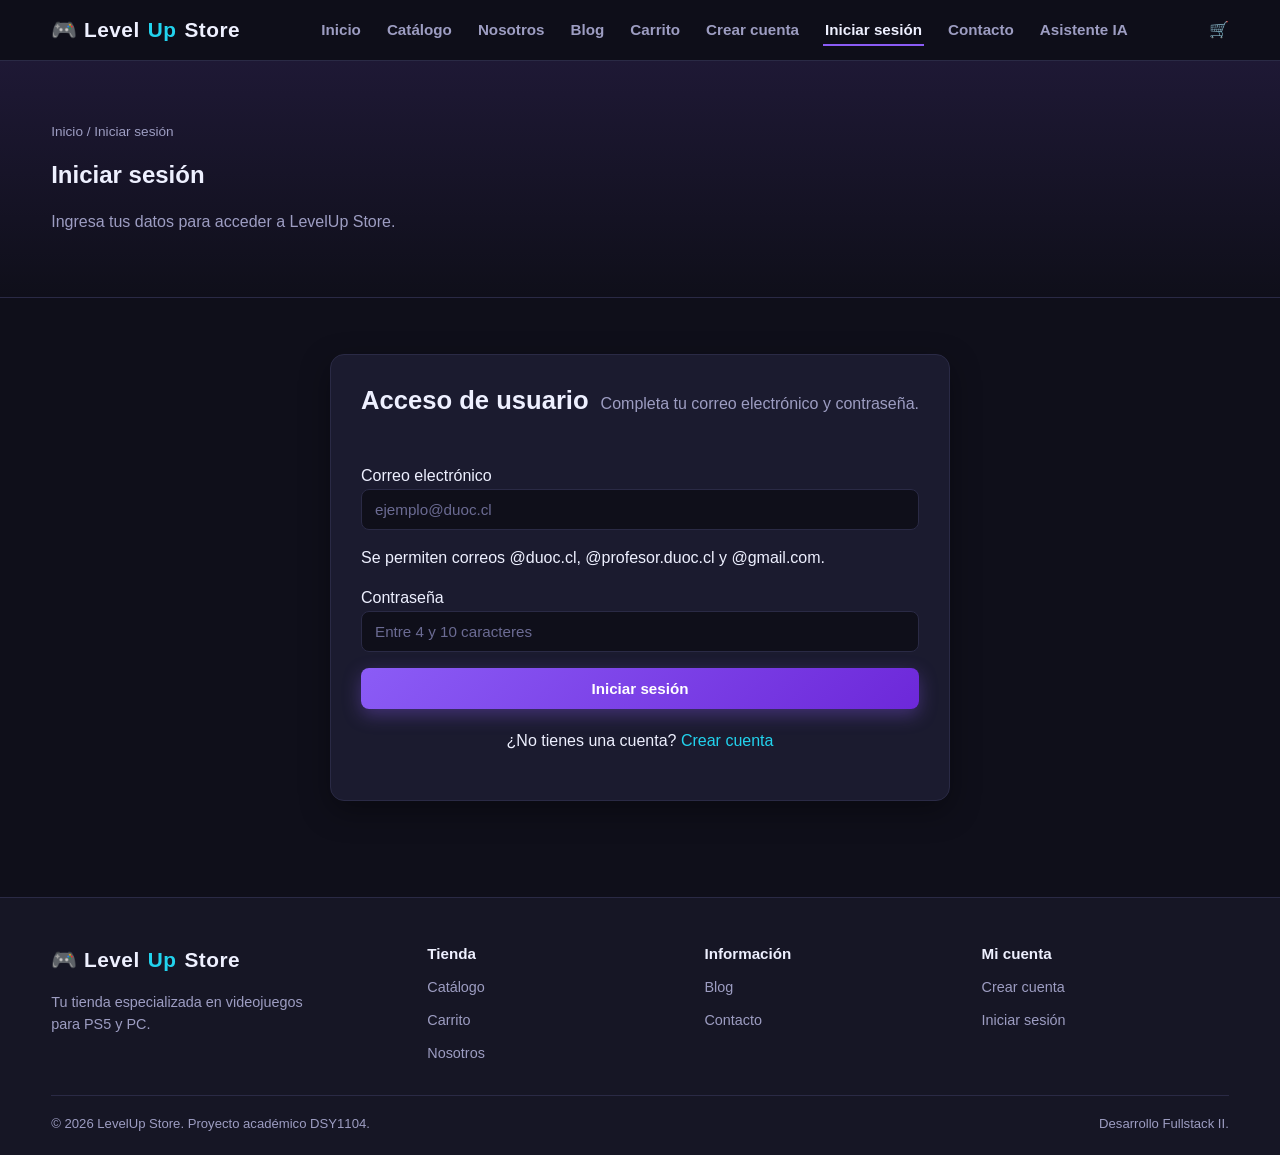
<file: levelup-store/login.html>
<!DOCTYPE html>
<html lang="es">

<head>
    <meta charset="UTF-8">
    <meta name="viewport" content="width=device-width, initial-scale=1.0">

    <title>Iniciar sesión | LevelUp Store</title>

    <meta
        name="description"
        content="Inicia sesión en LevelUp Store para acceder a tu cuenta.">

    <link rel="stylesheet" href="assets/css/styles.css">
</head>

<body>

    <a class="skip-link" href="#contenido">
        Saltar al contenido principal
    </a>


    
    <header class="site-header">

        <div class="contenedor navbar">

            <a href="index.html" class="logo">
                🎮 Level<span class="acento">Up</span> Store
            </a>

            <button
                id="botonMenu"
                class="menu-toggle"
                aria-label="Abrir menú de navegación"
                aria-expanded="false"
                aria-controls="navLinks">
                ☰
            </button>

            <ul id="navLinks" class="nav-links">

                <li>
                    <a href="index.html">
                        Inicio
                    </a>
                </li>

                <li>
                    <a href="catalogo.html">
                        Catálogo
                    </a>
                </li>

                <li>
                    <a href="nosotros.html">
                        Nosotros
                    </a>
                </li>

                <li>
                    <a href="blog.html">
                        Blog
                    </a>
                </li>

                <li>
                    <a href="carrito.html">
                        Carrito
                    </a>
                </li>

                <li>
                    <a href="registro.html">
                        Crear cuenta
                    </a>
                </li>

                <li>
                    <a href="login.html" class="activo">
                        Iniciar sesión
                    </a>
                </li>

                <li>
                    <a href="contacto.html">
                        Contacto
                    </a>
                </li>

                <li>
                    <a href="asistente.html">
                        Asistente IA
                    </a>
                </li>

            </ul>

            <div class="nav-acciones">

                <a
                    href="carrito.html"
                    class="carrito-link"
                    aria-label="Ver carrito de compras">

                    🛒

                    <span
                        id="carritoContador"
                        class="carrito-badge"
                        style="display:none;">
                        0
                    </span>

                </a>

            </div>

        </div>

    </header>


    
    <main id="contenido">

        <section class="page-hero">

            <div class="contenedor">

                <p class="migas">

                    <a href="index.html">
                        Inicio
                    </a>

                    / Iniciar sesión

                </p>

                <h1>
                    Iniciar sesión
                </h1>

                <p>
                    Ingresa tus datos para acceder a LevelUp Store.
                </p>

            </div>

        </section>


        
        <section class="seccion">

            <div
                class="contenedor"
                style="max-width: 620px;">

                <div class="tarjeta-form">

                    <div class="seccion-titulo">

                        <h2>
                            Acceso de usuario
                        </h2>

                        <p>
                            Completa tu correo electrónico y contraseña.
                        </p>

                    </div>


                    <form
                        id="formLogin"
                        novalidate>


                    
                        <div class="campo">

                            <label for="correo">
                                Correo electrónico
                            </label>

                            <input
                                type="email"
                                id="correo"
                                name="correo"
                                maxlength="100"
                                autocomplete="email"
                                placeholder="ejemplo@duoc.cl">

                            <small
                                id="errorCorreo"
                                class="mensaje-error"
                                aria-live="polite">
                            </small>

                            <p class="ayuda">
                                Se permiten correos
                                @duoc.cl,
                                @profesor.duoc.cl
                                y @gmail.com.
                            </p>

                        </div>


                        
                        <div class="campo">

                            <label for="contrasena">
                                Contraseña
                            </label>

                            <input
                                type="password"
                                id="contrasena"
                                name="contrasena"
                                minlength="4"
                                maxlength="10"
                                autocomplete="current-password"
                                placeholder="Entre 4 y 10 caracteres">

                            <small
                                id="errorContrasena"
                                class="mensaje-error"
                                aria-live="polite">
                            </small>

                        </div>


                        
                        <div
                            id="mensajeLogin"
                            aria-live="polite"
                            style="margin-bottom: 16px;">
                        </div>


                
                        <button
                            type="submit"
                            class="btn btn-primario btn-ancho">

                            Iniciar sesión

                        </button>


                        <p
                            class="ayuda"
                            style="text-align:center; margin-top:20px;">

                            ¿No tienes una cuenta?

                            <a href="registro.html">
                                Crear cuenta
                            </a>

                        </p>

                    </form>

                </div>

            </div>

        </section>

    </main>

    <footer class="site-footer">

        <div class="contenedor footer-grid">

            <div class="footer-marca">

                <a href="index.html" class="logo">
                    🎮 Level<span class="acento">Up</span> Store
                </a>

                <p>
                    Tu tienda especializada en videojuegos
                    para PS5 y PC.
                </p>

            </div>


            <div>

                <h4>
                    Tienda
                </h4>

                <ul>

                    <li>
                        <a href="catalogo.html">
                            Catálogo
                        </a>
                    </li>

                    <li>
                        <a href="carrito.html">
                            Carrito
                        </a>
                    </li>

                    <li>
                        <a href="nosotros.html">
                            Nosotros
                        </a>
                    </li>

                </ul>

            </div>


            <div>

                <h4>
                    Información
                </h4>

                <ul>

                    <li>
                        <a href="blog.html">
                            Blog
                        </a>
                    </li>

                    <li>
                        <a href="contacto.html">
                            Contacto
                        </a>
                    </li>

                </ul>

            </div>


            <div>

                <h4>
                    Mi cuenta
                </h4>

                <ul>

                    <li>
                        <a href="registro.html">
                            Crear cuenta
                        </a>
                    </li>

                    <li>
                        <a href="login.html">
                            Iniciar sesión
                        </a>
                    </li>

                </ul>

            </div>

        </div>


        <div class="contenedor footer-legal">

            <span>
                ©
                <span id="anioActual">2026</span>
                LevelUp Store.
                Proyecto académico DSY1104.
            </span>

            <span>
                Desarrollo Fullstack II.
            </span>

        </div>

    </footer>


    <script src="assets/js/main.js"></script>
    <script src="assets/js/login.js"></script>

</body>

</html>
</file>
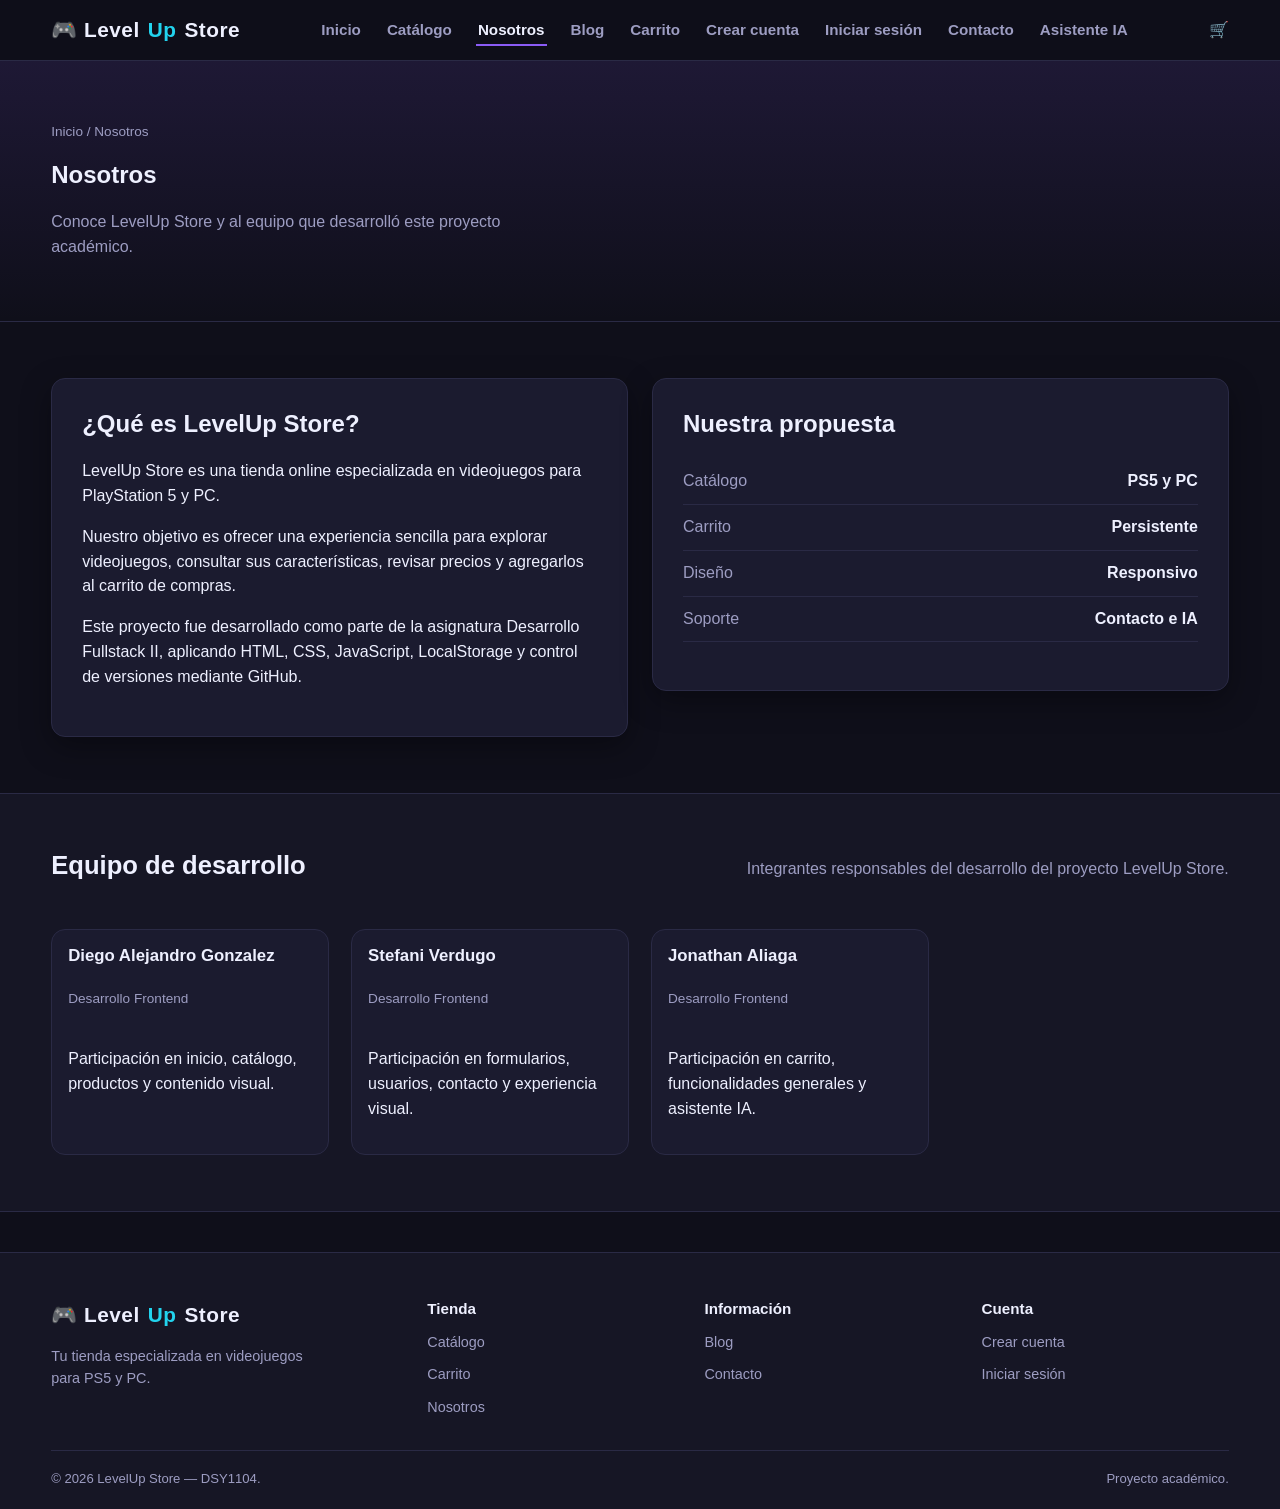
<file: levelup-store/nosotros.html>
<!DOCTYPE html>
<html lang="es">

<head>
    <meta charset="UTF-8">
    <meta name="viewport" content="width=device-width, initial-scale=1.0">

    <title>Nosotros | LevelUp Store</title>

    <meta
        name="description"
        content="Información sobre LevelUp Store y su equipo de desarrollo.">

    <link rel="stylesheet" href="assets/css/styles.css">

</head>

<body>

    <a class="skip-link" href="#contenido">
        Saltar al contenido principal
    </a>

    <!-- HEADER -->

    <header class="site-header">

        <div class="contenedor navbar">

            <a href="index.html" class="logo">
                🎮 Level<span class="acento">Up</span> Store
            </a>

            <button
                id="botonMenu"
                class="menu-toggle"
                aria-label="Abrir menú de navegación"
                aria-expanded="false"
                aria-controls="navLinks">
                ☰
            </button>

            <ul id="navLinks" class="nav-links">

                <li>
                    <a href="index.html">
                        Inicio
                    </a>
                </li>

                <li>
                    <a href="catalogo.html">
                        Catálogo
                    </a>
                </li>

                <li>
                    <a href="nosotros.html" class="activo">
                        Nosotros
                    </a>
                </li>

                <li>
                    <a href="blog.html">
                        Blog
                    </a>
                </li>

                <li>
                    <a href="carrito.html">
                        Carrito
                    </a>
                </li>

                <li>
                    <a href="registro.html">
                        Crear cuenta
                    </a>
                </li>

                <li>
                    <a href="login.html">
                        Iniciar sesión
                    </a>
                </li>

                <li>
                    <a href="contacto.html">
                        Contacto
                    </a>
                </li>

                <li>
                    <a href="asistente.html">
                        Asistente IA
                    </a>
                </li>

            </ul>

            <div class="nav-acciones">

                <a
                    href="carrito.html"
                    class="carrito-link"
                    aria-label="Ver carrito">

                    🛒

                    <span
                        id="carritoContador"
                        class="carrito-badge"
                        style="display:none;">
                        0
                    </span>

                </a>

            </div>

        </div>

    </header>


    <!-- CONTENIDO -->

    <main id="contenido">

        <section class="page-hero">

            <div class="contenedor">

                <p class="migas">
                    <a href="index.html">
                        Inicio
                    </a>
                    / Nosotros
                </p>

                <h1>
                    Nosotros
                </h1>

                <p>
                    Conoce LevelUp Store y al equipo que
                    desarrolló este proyecto académico.
                </p>

            </div>

        </section>


        <!-- EMPRESA -->

        <section class="seccion">

            <div class="contenedor grilla-dos">

                <article class="tarjeta-form">

                    <h2>
                        ¿Qué es LevelUp Store?
                    </h2>

                    <p>
                        LevelUp Store es una tienda online
                        especializada en videojuegos para
                        PlayStation 5 y PC.
                    </p>

                    <p>
                        Nuestro objetivo es ofrecer una experiencia
                        sencilla para explorar videojuegos,
                        consultar sus características, revisar
                        precios y agregarlos al carrito de compras.
                    </p>

                    <p>
                        Este proyecto fue desarrollado como parte
                        de la asignatura Desarrollo Fullstack II,
                        aplicando HTML, CSS, JavaScript,
                        LocalStorage y control de versiones
                        mediante GitHub.
                    </p>

                </article>


                <article class="tarjeta-form">

                    <h2>
                        Nuestra propuesta
                    </h2>

                    <ul class="lista-especificaciones">

                        <li>
                            <span>Catálogo</span>
                            <strong>PS5 y PC</strong>
                        </li>

                        <li>
                            <span>Carrito</span>
                            <strong>Persistente</strong>
                        </li>

                        <li>
                            <span>Diseño</span>
                            <strong>Responsivo</strong>
                        </li>

                        <li>
                            <span>Soporte</span>
                            <strong>Contacto e IA</strong>
                        </li>

                    </ul>

                </article>

            </div>

        </section>


        <!-- EQUIPO -->

        <section class="seccion franja-alterna">

            <div class="contenedor">

                <div class="seccion-titulo">

                    <h2>
                        Equipo de desarrollo
                    </h2>

                    <p>
                        Integrantes responsables del desarrollo
                        del proyecto LevelUp Store.
                    </p>

                </div>


                <div class="grilla-juegos">

                    <article class="tarjeta-juego">

                        <div class="cuerpo">

                            <h3>
                                Diego Alejandro Gonzalez
                            </h3>

                            <p class="genero">
                                Desarrollo Frontend
                            </p>

                            <p>
                                Participación en inicio,
                                catálogo, productos y
                                contenido visual.
                            </p>

                        </div>

                    </article>


                    <article class="tarjeta-juego">

                        <div class="cuerpo">

                            <h3>
                                Stefani Verdugo
                            </h3>

                            <p class="genero">
                                Desarrollo Frontend
                            </p>

                            <p>
                                Participación en formularios,
                                usuarios, contacto y
                                experiencia visual.
                            </p>

                        </div>

                    </article>


                    <article class="tarjeta-juego">

                        <div class="cuerpo">

                            <h3>
                                Jonathan Aliaga
                            </h3>

                            <p class="genero">
                                Desarrollo Frontend
                            </p>

                            <p>
                                Participación en carrito,
                                funcionalidades generales
                                y asistente IA.
                            </p>

                        </div>

                    </article>

                </div>

            </div>

        </section>

    </main>


    <!-- FOOTER -->

    <footer class="site-footer">

        <div class="contenedor footer-grid">

            <div class="footer-marca">

                <a href="index.html" class="logo">
                    🎮 Level<span class="acento">Up</span> Store
                </a>

                <p>
                    Tu tienda especializada en videojuegos
                    para PS5 y PC.
                </p>

            </div>


            <div>

                <h4>Tienda</h4>

                <ul>
                    <li>
                        <a href="catalogo.html">
                            Catálogo
                        </a>
                    </li>

                    <li>
                        <a href="carrito.html">
                            Carrito
                        </a>
                    </li>

                    <li>
                        <a href="nosotros.html">
                            Nosotros
                        </a>
                    </li>
                </ul>

            </div>


            <div>

                <h4>Información</h4>

                <ul>
                    <li>
                        <a href="blog.html">
                            Blog
                        </a>
                    </li>

                    <li>
                        <a href="contacto.html">
                            Contacto
                        </a>
                    </li>
                </ul>

            </div>


            <div>

                <h4>Cuenta</h4>

                <ul>
                    <li>
                        <a href="registro.html">
                            Crear cuenta
                        </a>
                    </li>

                    <li>
                        <a href="login.html">
                            Iniciar sesión
                        </a>
                    </li>
                </ul>

            </div>

        </div>


        <div class="contenedor footer-legal">

            <span>
                ©
                <span id="anioActual">2026</span>
                LevelUp Store — DSY1104.
            </span>

            <span>
                Proyecto académico.
            </span>

        </div>

    </footer>

    <script src="assets/js/main.js"></script>

</body>

</html>
</file>
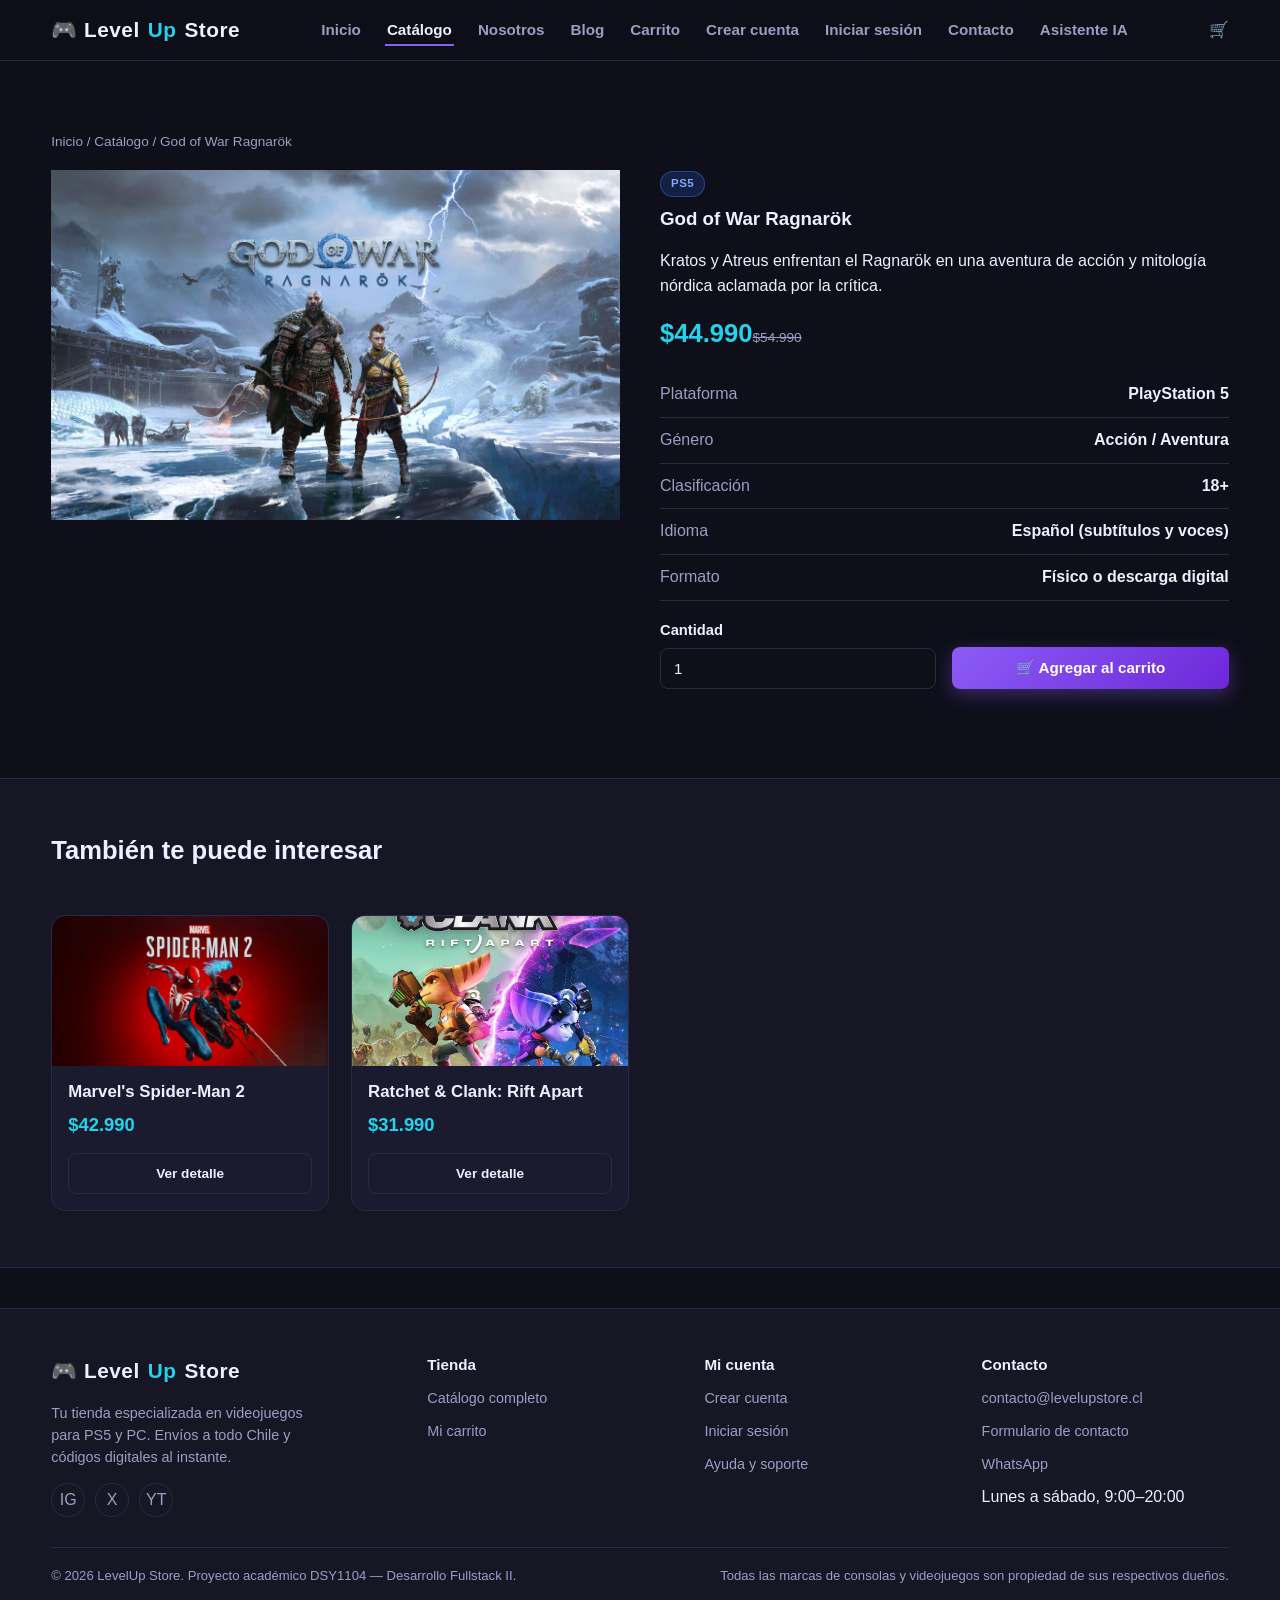
<file: levelup-store/producto.html>
<!DOCTYPE html>
<html lang="es">

<head>
    <meta charset="UTF-8">

    <meta
        name="viewport"
        content="width=device-width, initial-scale=1.0">

    <title>
        Detalle del juego | LevelUp Store
    </title>

    <meta
        name="description"
        content="Revisa el detalle, especificaciones y tráiler de cada videojuego disponible en LevelUp Store.">

    <link
        rel="stylesheet"
        href="assets/css/styles.css">
</head>

<body>

    <a
        class="skip-link"
        href="#contenido">
        Saltar al contenido principal
    </a>


    <!-- HEADER -->
    <header class="site-header">

        <div class="contenedor navbar">

            <a
                href="index.html"
                class="logo">
                🎮 Level<span class="acento">Up</span> Store
            </a>


            <button
                id="botonMenu"
                class="menu-toggle"
                aria-label="Abrir menú de navegación"
                aria-expanded="false"
                aria-controls="navLinks">
                ☰
            </button>


            <ul
                id="navLinks"
                class="nav-links">

                <li>
                    <a href="index.html">
                        Inicio
                    </a>
                </li>

                <li>
                    <a
                        href="catalogo.html"
                        class="activo">
                        Catálogo
                    </a>
                </li>

                <li>
                    <a href="nosotros.html">
                        Nosotros
                    </a>
                </li>

                <li>
                    <a href="blog.html">
                        Blog
                    </a>
                </li>

                <li>
                    <a href="carrito.html">
                        Carrito
                    </a>
                </li>

                <li>
                    <a href="registro.html">
                        Crear cuenta
                    </a>
                </li>

                <li>
                    <a href="login.html">
                        Iniciar sesión
                    </a>
                </li>

                <li>
                    <a href="contacto.html">
                        Contacto
                    </a>
                </li>

                <li>
                    <a href="asistente.html">
                        Asistente IA
                    </a>
                </li>

            </ul>


            <div class="nav-acciones">

                <a
                    href="carrito.html"
                    class="carrito-link"
                    aria-label="Ver carrito de compras">

                    🛒

                    <span
                        id="carritoContador"
                        class="carrito-badge"
                        style="display:none;">
                        0
                    </span>

                </a>

            </div>

        </div>

    </header>


    <!-- CONTENIDO PRINCIPAL -->
    <main id="contenido">


        <!-- DETALLE DEL PRODUCTO -->
        <section
            class="seccion"
            id="seccionProducto">

            <div class="contenedor">


                <!-- MIGAS DE PAN -->
                <p class="migas">

                    <a href="index.html">
                        Inicio
                    </a>

                    /

                    <a href="catalogo.html">
                        Catálogo
                    </a>

                    /

                    <span id="migaTitulo">
                        Producto
                    </span>

                </p>


                <!--
                    producto.js genera aquí:
                    - Imagen
                    - Nombre
                    - Plataforma
                    - Precio
                    - Descripción
                    - Stock
                    - Cantidad
                    - Botón agregar al carrito
                    - Especificaciones
                -->
                <article
                    class="detalle-producto"
                    id="detalleProducto"
                    aria-live="polite">
                </article>


            </div>

        </section>


        <!-- PRODUCTOS RELACIONADOS -->
        <section
            class="seccion franja-alterna"
            aria-labelledby="tituloRelacionados">

            <div class="contenedor">


                <div class="seccion-titulo">

                    <h2 id="tituloRelacionados">
                        También te puede interesar
                    </h2>

                </div>


                <!--
                    producto.js inserta aquí
                    los juegos relacionados
                -->
                <div
                    id="grillaRelacionados"
                    class="grilla-juegos">
                </div>


            </div>

        </section>


    </main>


    <!-- FOOTER -->
    <footer class="site-footer">

        <div class="contenedor footer-grid">


            <!-- MARCA -->
            <div class="footer-marca">

                <a
                    href="index.html"
                    class="logo">

                    🎮 Level<span class="acento">Up</span> Store

                </a>


                <p>
                    Tu tienda especializada en videojuegos para
                    PS5 y PC. Envíos a todo Chile y códigos
                    digitales al instante.
                </p>


                <div
                    class="footer-social"
                    aria-label="Redes sociales">

                    <a
                        href="#"
                        aria-label="Instagram">
                        IG
                    </a>

                    <a
                        href="#"
                        aria-label="X (Twitter)">
                        X
                    </a>

                    <a
                        href="#"
                        aria-label="YouTube">
                        YT
                    </a>

                </div>

            </div>


            <!-- TIENDA -->
            <div>

                <h4>
                    Tienda
                </h4>

                <ul>

                    <li>
                        <a href="catalogo.html">
                            Catálogo completo
                        </a>
                    </li>

                    <li>
                        <a href="carrito.html">
                            Mi carrito
                        </a>
                    </li>

                </ul>

            </div>


            <!-- CUENTA -->
            <div>

                <h4>
                    Mi cuenta
                </h4>

                <ul>

                    <li>
                        <a href="registro.html">
                            Crear cuenta
                        </a>
                    </li>

                    <li>
                        <a href="login.html">
                            Iniciar sesión
                        </a>
                    </li>

                    <li>
                        <a href="contacto.html">
                            Ayuda y soporte
                        </a>
                    </li>

                </ul>

            </div>


            <!-- CONTACTO -->
            <div>

                <h4>
                    Contacto
                </h4>

                <ul>

                    <li>

                        <a href="mailto:contacto@levelupstore.cl">
                            contacto@levelupstore.cl
                        </a>

                    </li>


                    <li>

                        <a href="contacto.html">
                            Formulario de contacto
                        </a>

                    </li>


                    <li>

                        <a
                            href="https://wa.me/56900000000"
                            target="_blank"
                            rel="noopener">

                            WhatsApp

                        </a>

                    </li>


                    <li>
                        Lunes a sábado, 9:00–20:00
                    </li>

                </ul>

            </div>

        </div>


        <!-- PIE LEGAL -->
        <div class="contenedor footer-legal">

            <span>

                ©

                <span id="anioActual">
                    2026
                </span>

                LevelUp Store.
                Proyecto académico DSY1104 —
                Desarrollo Fullstack II.

            </span>


            <span>
                Todas las marcas de consolas y videojuegos
                son propiedad de sus respectivos dueños.
            </span>

        </div>

    </footer>


    <!-- JAVASCRIPT -->

    <!-- Información de productos -->
    <script src="assets/js/datos-juegos.js"></script>

    <!-- Funciones generales y carrito -->
    <script src="assets/js/main.js"></script>

    <!-- Detalle, cantidad, stock y productos relacionados -->
    <script src="assets/js/producto.js"></script>


</body>

</html>
</file>
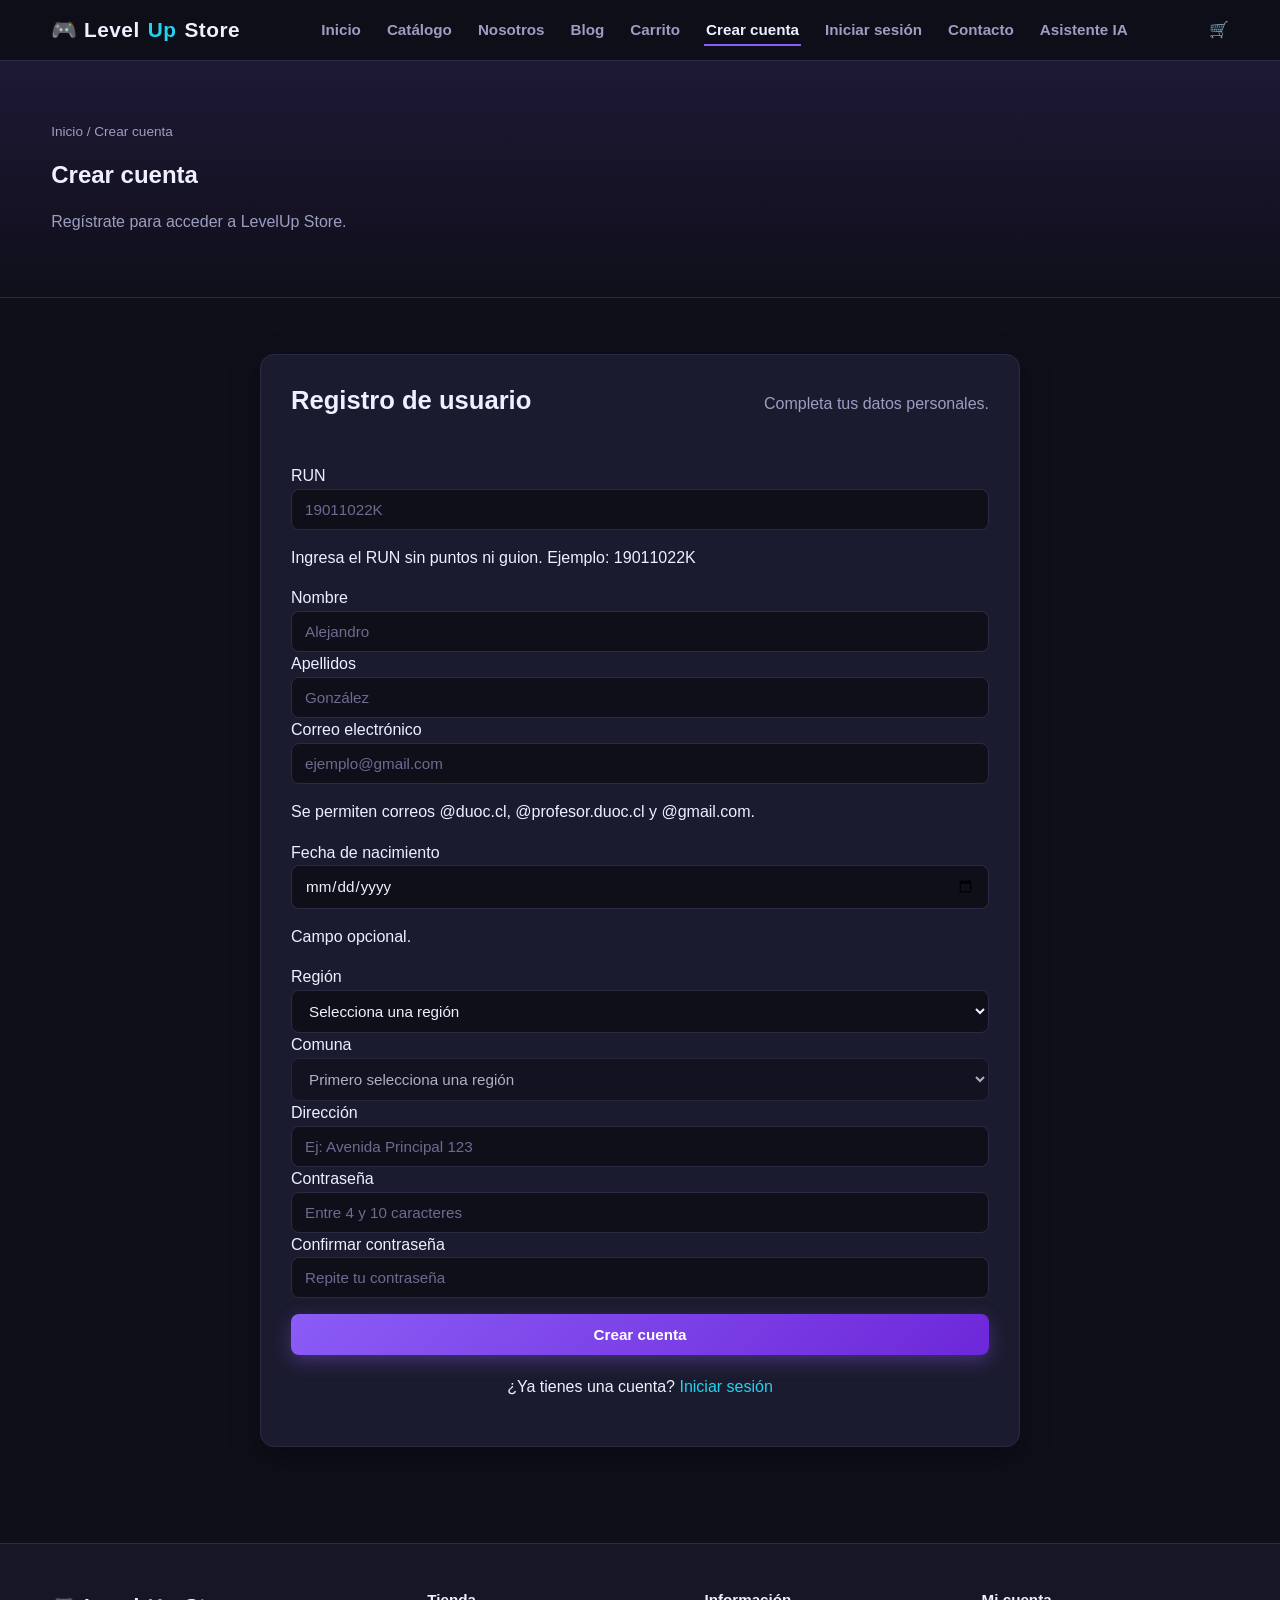
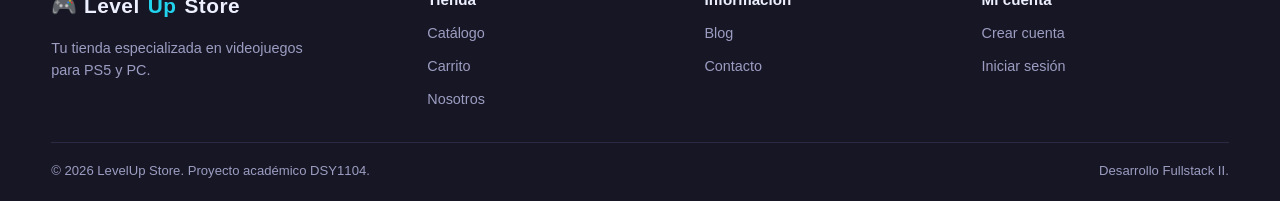
<file: levelup-store/registro.html>
<!DOCTYPE html>
<html lang="es">

<head>
    <meta charset="UTF-8">
    <meta name="viewport" content="width=device-width, initial-scale=1.0">

    <title>Crear cuenta | LevelUp Store</title>

    <meta
        name="description"
        content="Crea tu cuenta en LevelUp Store.">

    <link rel="stylesheet" href="assets/css/styles.css">
</head>

<body>

    <a class="skip-link" href="#contenido">
        Saltar al contenido principal
    </a>

    <header class="site-header">

        <div class="contenedor navbar">

            <a href="index.html" class="logo">
                🎮 Level<span class="acento">Up</span> Store
            </a>

            <button
                id="botonMenu"
                class="menu-toggle"
                aria-label="Abrir menú de navegación"
                aria-expanded="false"
                aria-controls="navLinks">
                ☰
            </button>

            <ul id="navLinks" class="nav-links">

                <li>
                    <a href="index.html">
                        Inicio
                    </a>
                </li>

                <li>
                    <a href="catalogo.html">
                        Catálogo
                    </a>
                </li>

                <li>
                    <a href="nosotros.html">
                        Nosotros
                    </a>
                </li>

                <li>
                    <a href="blog.html">
                        Blog
                    </a>
                </li>

                <li>
                    <a href="carrito.html">
                        Carrito
                    </a>
                </li>

                <li>
                    <a href="registro.html" class="activo">
                        Crear cuenta
                    </a>
                </li>

                <li>
                    <a href="login.html">
                        Iniciar sesión
                    </a>
                </li>

                <li>
                    <a href="contacto.html">
                        Contacto
                    </a>
                </li>

                <li>
                    <a href="asistente.html">
                        Asistente IA
                    </a>
                </li>

            </ul>

            <div class="nav-acciones">

                <a
                    href="carrito.html"
                    class="carrito-link"
                    aria-label="Ver carrito">

                    🛒

                    <span
                        id="carritoContador"
                        class="carrito-badge"
                        style="display:none;">
                        0
                    </span>

                </a>

            </div>

        </div>

    </header>

    <main id="contenido">

        <section class="page-hero">

            <div class="contenedor">

                <p class="migas">

                    <a href="index.html">
                        Inicio
                    </a>

                    / Crear cuenta

                </p>

                <h1>
                    Crear cuenta
                </h1>

                <p>
                    Regístrate para acceder a LevelUp Store.
                </p>

            </div>

        </section>

        <section class="seccion">

            <div
                class="contenedor"
                style="max-width: 760px;">

                <div class="tarjeta-form">

                    <div class="seccion-titulo">

                        <h2>
                            Registro de usuario
                        </h2>

                        <p>
                            Completa tus datos personales.
                        </p>

                    </div>

                    <form
                        id="formRegistro"
                        novalidate>

                        <div class="campo">

                            <label for="run">
                                RUN
                            </label>

                            <input
                                type="text"
                                id="run"
                                name="run"
                                minlength="7"
                                maxlength="9"
                                placeholder="19011022K"
                                autocomplete="off">

                            <small
                                id="errorRun"
                                class="mensaje-error"
                                aria-live="polite">
                            </small>

                            <p class="ayuda">
                                Ingresa el RUN sin puntos ni guion.
                                Ejemplo: 19011022K
                            </p>

                        </div>

                        <div class="campo">

                            <label for="nombre">
                                Nombre
                            </label>

                            <input
                                type="text"
                                id="nombre"
                                name="nombre"
                                maxlength="50"
                                autocomplete="given-name"
                                placeholder="Alejandro">

                            <small
                                id="errorNombre"
                                class="mensaje-error"
                                aria-live="polite">
                            </small>

                        </div>

                        <div class="campo">

                            <label for="apellidos">
                                Apellidos
                            </label>

                            <input
                                type="text"
                                id="apellidos"
                                name="apellidos"
                                maxlength="100"
                                autocomplete="family-name"
                                placeholder="González">

                            <small
                                id="errorApellidos"
                                class="mensaje-error"
                                aria-live="polite">
                            </small>

                        </div>

                        <div class="campo">

                            <label for="correo">
                                Correo electrónico
                            </label>

                            <input
                                type="email"
                                id="correo"
                                name="correo"
                                maxlength="100"
                                autocomplete="email"
                                placeholder="ejemplo@gmail.com">

                            <small
                                id="errorCorreo"
                                class="mensaje-error"
                                aria-live="polite">
                            </small>

                            <p class="ayuda">
                                Se permiten correos
                                @duoc.cl,
                                @profesor.duoc.cl
                                y @gmail.com.
                            </p>

                        </div>

                        <div class="campo">

                            <label for="fechaNacimiento">
                                Fecha de nacimiento
                            </label>

                            <input
                                type="date"
                                id="fechaNacimiento"
                                name="fechaNacimiento">

                            <small
                                id="errorFecha"
                                class="mensaje-error"
                                aria-live="polite">
                            </small>

                            <p class="ayuda">
                                Campo opcional.
                            </p>

                        </div>

                        <div class="campo">

                            <label for="region">
                                Región
                            </label>

                            <select
                                id="region"
                                name="region">

                                <option value="">
                                    Selecciona una región
                                </option>

                            </select>

                            <small
                                id="errorRegion"
                                class="mensaje-error"
                                aria-live="polite">
                            </small>

                        </div>

                        <div class="campo">

                            <label for="comuna">
                                Comuna
                            </label>

                            <select
                                id="comuna"
                                name="comuna"
                                disabled>

                                <option value="">
                                    Primero selecciona una región
                                </option>

                            </select>

                            <small
                                id="errorComuna"
                                class="mensaje-error"
                                aria-live="polite">
                            </small>

                        </div>

                        <div class="campo">

                            <label for="direccion">
                                Dirección
                            </label>

                            <input
                                type="text"
                                id="direccion"
                                name="direccion"
                                maxlength="300"
                                autocomplete="street-address"
                                placeholder="Ej: Avenida Principal 123">

                            <small
                                id="errorDireccion"
                                class="mensaje-error"
                                aria-live="polite">
                            </small>

                        </div>

                        <div class="campo">

                            <label for="contrasena">
                                Contraseña
                            </label>

                            <input
                                type="password"
                                id="contrasena"
                                name="contrasena"
                                minlength="4"
                                maxlength="10"
                                autocomplete="new-password"
                                placeholder="Entre 4 y 10 caracteres">

                            <small
                                id="errorContrasena"
                                class="mensaje-error"
                                aria-live="polite">
                            </small>

                        </div>

                        <div class="campo">

                            <label for="confirmarContrasena">
                                Confirmar contraseña
                            </label>

                            <input
                                type="password"
                                id="confirmarContrasena"
                                name="confirmarContrasena"
                                minlength="4"
                                maxlength="10"
                                autocomplete="new-password"
                                placeholder="Repite tu contraseña">

                            <small
                                id="errorConfirmar"
                                class="mensaje-error"
                                aria-live="polite">
                            </small>

                        </div>

                        <div
                            id="mensajeRegistro"
                            aria-live="polite"
                            style="margin-bottom:16px;">
                        </div>

                        <button
                            type="submit"
                            class="btn btn-primario btn-ancho">

                            Crear cuenta

                        </button>

                        <p
                            class="ayuda"
                            style="text-align:center; margin-top:20px;">

                            ¿Ya tienes una cuenta?

                            <a href="login.html">
                                Iniciar sesión
                            </a>

                        </p>

                    </form>

                </div>

            </div>

        </section>

    </main>

    <footer class="site-footer">

        <div class="contenedor footer-grid">

            <div class="footer-marca">

                <a href="index.html" class="logo">
                    🎮 Level<span class="acento">Up</span> Store
                </a>

                <p>
                    Tu tienda especializada en videojuegos
                    para PS5 y PC.
                </p>

            </div>

            <div>

                <h4>
                    Tienda
                </h4>

                <ul>

                    <li>
                        <a href="catalogo.html">
                            Catálogo
                        </a>
                    </li>

                    <li>
                        <a href="carrito.html">
                            Carrito
                        </a>
                    </li>

                    <li>
                        <a href="nosotros.html">
                            Nosotros
                        </a>
                    </li>

                </ul>

            </div>

            <div>

                <h4>
                    Información
                </h4>

                <ul>

                    <li>
                        <a href="blog.html">
                            Blog
                        </a>
                    </li>

                    <li>
                        <a href="contacto.html">
                            Contacto
                        </a>
                    </li>

                </ul>

            </div>

            <div>

                <h4>
                    Mi cuenta
                </h4>

                <ul>

                    <li>
                        <a href="registro.html">
                            Crear cuenta
                        </a>
                    </li>

                    <li>
                        <a href="login.html">
                            Iniciar sesión
                        </a>
                    </li>

                </ul>

            </div>

        </div>

        <div class="contenedor footer-legal">

            <span>
                ©
                <span id="anioActual">2026</span>
                LevelUp Store.
                Proyecto académico DSY1104.
            </span>

            <span>
                Desarrollo Fullstack II.
            </span>

        </div>

    </footer>

    <script src="assets/js/main.js"></script>
    <script src="assets/js/regiones-comunas.js"></script>
    <script src="assets/js/registro.js"></script>

</body>

</html>
</file>
<file: levelup-store/assets/css/styles.css>
/* =========================================================================
   LEVELUP STORE — HOJA DE ESTILOS PRINCIPAL
   ========================================================================= */

/* -------------------------------------------------------------------------
   1. VARIABLES GLOBALES
   ------------------------------------------------------------------------- */
:root {
    --bg: #0f0f1a;
    --bg-alt: #161625;
    --bg-card: #1b1b2f;
    --borde: #2a2a45;

    --texto: #eef0ff;
    --texto-muted: #9d9dc2;

    --primario: #8b5cf6;
    --primario-oscuro: #6d28d9;
    --secundario: #22d3ee;
    --exito: #22c55e;
    --peligro: #f43f5e;
    --advertencia: #f59e0b;

    --ps5: #2f6fed;
    --pc: #22c55e;

    --radius: 14px;
    --radius-sm: 8px;
    --sombra: 0 10px 30px rgba(0, 0, 0, 0.35);
    --transicion: 0.2s ease-in-out;

    --fuente: "Segoe UI", Roboto, "Helvetica Neue", Arial, sans-serif;
}

/* -------------------------------------------------------------------------
   2. RESET Y BASE
   ------------------------------------------------------------------------- */
* {
    box-sizing: border-box;
}

html {
    scroll-behavior: smooth;
}

body {
    margin: 0;
    font-family: var(--fuente);
    background-color: var(--bg);
    color: var(--texto);
    line-height: 1.55;
}

img,
svg,
video {
    max-width: 100%;
    display: block;
}

a {
    color: var(--secundario);
    text-decoration: none;
}

a:hover {
    text-decoration: underline;
}

h1,
h2,
h3,
h4 {
    line-height: 1.25;
    margin-top: 0;
}

.contenedor {
    width: 92%;
    max-width: 1180px;
    margin: 0 auto;
}

.skip-link {
    position: absolute;
    left: -999px;
    top: 0;
    background: var(--secundario);
    color: #05121a;
    padding: 8px 14px;
    border-radius: var(--radius-sm);
    z-index: 999;
}

.skip-link:focus {
    left: 10px;
    top: 10px;
}

.oculto-visualmente {
    position: absolute;
    width: 1px;
    height: 1px;
    overflow: hidden;
    clip: rect(0 0 0 0);
}

/* -------------------------------------------------------------------------
   3. ENCABEZADO Y NAVEGACIÓN
   ------------------------------------------------------------------------- */
.site-header {
    position: sticky;
    top: 0;
    z-index: 50;
    background: rgba(15, 15, 26, 0.92);
    backdrop-filter: blur(6px);
    border-bottom: 1px solid var(--borde);
}

.navbar {
    display: flex;
    align-items: center;
    justify-content: space-between;
    padding: 14px 0;
}

.logo {
    display: flex;
    align-items: center;
    gap: 8px;
    font-size: 1.3rem;
    font-weight: 800;
    color: var(--texto);
    letter-spacing: 0.5px;
}

.logo span.acento {
    color: var(--secundario);
}

.nav-links {
    display: flex;
    align-items: center;
    gap: 22px;
    list-style: none;
    margin: 0;
    padding: 0;
}

.nav-links a {
    color: var(--texto-muted);
    font-weight: 600;
    font-size: 0.95rem;
    padding: 6px 2px;
    border-bottom: 2px solid transparent;
}

.nav-links a:hover,
.nav-links a.activo {
    color: var(--texto);
    text-decoration: none;
    border-bottom-color: var(--primario);
}

.nav-acciones {
    display: flex;
    align-items: center;
    gap: 14px;
}

.carrito-link {
    position: relative;
    display: inline-flex;
    align-items: center;
    gap: 6px;
    color: var(--texto);
    font-weight: 700;
}

.carrito-badge {
    background: var(--peligro);
    color: white;
    font-size: 0.7rem;
    font-weight: 800;
    padding: 1px 6px;
    border-radius: 999px;
    min-width: 18px;
    text-align: center;
}

.menu-toggle {
    display: none;
    background: none;
    border: 1px solid var(--borde);
    border-radius: var(--radius-sm);
    color: var(--texto);
    font-size: 1.3rem;
    padding: 4px 10px;
    cursor: pointer;
}

@media (max-width: 860px) {
    .menu-toggle {
        display: inline-flex;
    }

    .nav-links {
        position: absolute;
        top: 100%;
        left: 0;
        right: 0;
        background: var(--bg-alt);
        border-bottom: 1px solid var(--borde);
        flex-direction: column;
        align-items: flex-start;
        gap: 4px;
        padding: 10px 5%;
        display: none;
    }

    .nav-links.abierto {
        display: flex;
    }

    .nav-links a {
        width: 100%;
        padding: 10px 0;
        border-bottom: 1px solid var(--borde);
    }
}

/* -------------------------------------------------------------------------
   4. BOTONES Y BADGES
   ------------------------------------------------------------------------- */
.btn {
    display: inline-flex;
    align-items: center;
    justify-content: center;
    gap: 8px;
    padding: 12px 22px;
    border: none;
    border-radius: var(--radius-sm);
    font-weight: 700;
    font-size: 0.95rem;
    cursor: pointer;
    transition: transform var(--transicion),
                box-shadow var(--transicion),
                background var(--transicion);
    text-decoration: none;
}

.btn:active {
    transform: scale(0.97);
}

.btn-primario {
    background: linear-gradient(
        135deg,
        var(--primario),
        var(--primario-oscuro)
    );
    color: white;
    box-shadow: 0 6px 18px rgba(139, 92, 246, 0.35);
}

.btn-primario:hover {
    box-shadow: 0 8px 22px rgba(139, 92, 246, 0.5);
}

.btn-secundario {
    background: transparent;
    color: var(--texto);
    border: 1px solid var(--borde);
}

.btn-secundario:hover {
    border-color: var(--secundario);
    color: var(--secundario);
}

.btn-exito {
    background: var(--exito);
    color: #06210f;
}

.btn-whatsapp {
    background: #22c55e;
    color: #06210f;
}

.btn-ancho {
    width: 100%;
}

.btn:disabled {
    opacity: 0.6;
    cursor: not-allowed;
}

.badge {
    display: inline-block;
    padding: 3px 10px;
    border-radius: 999px;
    font-size: 0.72rem;
    font-weight: 800;
    letter-spacing: 0.5px;
}

.badge-ps5 {
    background: rgba(47, 111, 237, 0.18);
    color: #7fa8ff;
    border: 1px solid rgba(47, 111, 237, 0.5);
}

.badge-pc {
    background: rgba(34, 197, 94, 0.15);
    color: #6ee7a0;
    border: 1px solid rgba(34, 197, 94, 0.5);
}

.badge-oferta {
    background: rgba(244, 63, 94, 0.18);
    color: #ff8fa3;
    border: 1px solid rgba(244, 63, 94, 0.5);
}

/* -------------------------------------------------------------------------
   5. HERO Y SECCIONES DE INTRODUCCIÓN
   ------------------------------------------------------------------------- */
.hero {
    padding: 70px 0 50px;
    background:
        radial-gradient(
            circle at 20% 20%,
            rgba(139, 92, 246, 0.25),
            transparent 45%
        ),
        radial-gradient(
            circle at 85% 10%,
            rgba(34, 211, 238, 0.18),
            transparent 40%
        );
    border-bottom: 1px solid var(--borde);
}

.hero-grid {
    display: grid;
    grid-template-columns: 1.1fr 0.9fr;
    gap: 40px;
    align-items: center;
}

.hero h1 {
    font-size: clamp(1.9rem, 4vw, 2.9rem);
    margin-bottom: 14px;
}

.hero p.subtitulo {
    color: var(--texto-muted);
    font-size: 1.05rem;
    max-width: 46ch;
    margin-bottom: 24px;
}

.hero-acciones {
    display: flex;
    gap: 14px;
    flex-wrap: wrap;
}

.hero-visual {
    background: var(--bg-card);
    border: 1px solid var(--borde);
    border-radius: var(--radius);
    padding: 22px;
    box-shadow: var(--sombra);
}

@media (max-width: 860px) {
    .hero-grid {
        grid-template-columns: 1fr;
    }
}

.page-hero {
    padding: 46px 0;
    border-bottom: 1px solid var(--borde);
    background: linear-gradient(
        180deg,
        rgba(139, 92, 246, 0.12),
        transparent
    );
}

.page-hero p {
    color: var(--texto-muted);
    max-width: 60ch;
}

/* -------------------------------------------------------------------------
   6. SECCIONES GENERALES
   ------------------------------------------------------------------------- */
.seccion {
    padding: 56px 0;
}

.seccion-titulo {
    display: flex;
    align-items: baseline;
    justify-content: space-between;
    gap: 12px;
    margin-bottom: 26px;
    flex-wrap: wrap;
}

.seccion-titulo h2 {
    font-size: 1.6rem;
}

.seccion-titulo p {
    color: var(--texto-muted);
    margin: 4px 0 0;
}

.franja-alterna {
    background: var(--bg-alt);
    border-top: 1px solid var(--borde);
    border-bottom: 1px solid var(--borde);
}

/* -------------------------------------------------------------------------
   7. GRILLA DE PRODUCTOS
   ------------------------------------------------------------------------- */
.grilla-juegos {
    display: grid;
    grid-template-columns: repeat(auto-fill, minmax(240px, 1fr));
    gap: 22px;
}

.tarjeta-juego {
    background: var(--bg-card);
    border: 1px solid var(--borde);
    border-radius: var(--radius);
    overflow: hidden;
    display: flex;
    flex-direction: column;
    transition: transform var(--transicion),
                border-color var(--transicion);
}

.tarjeta-juego:hover {
    transform: translateY(-4px);
    border-color: var(--primario);
}

.portada {
    height: 150px;
    display: flex;
    align-items: center;
    justify-content: center;
    font-size: 2.4rem;
    color: rgba(255, 255, 255, 0.85);
    position: relative;
    overflow: hidden;
}

.portada img {
    position: absolute;
    inset: 0;
    width: 100%;
    height: 100%;
    object-fit: cover;
    z-index: 0;
}

.portada span.icono {
    filter: drop-shadow(0 4px 8px rgba(0, 0, 0, 0.4));
    position: relative;
    z-index: 1;
}

.portada .etiquetas {
    position: absolute;
    top: 10px;
    left: 10px;
    display: flex;
    gap: 6px;
    z-index: 2;
}

.tarjeta-juego .cuerpo {
    padding: 16px;
    display: flex;
    flex-direction: column;
    gap: 8px;
    flex: 1;
}

.tarjeta-juego h3 {
    font-size: 1.05rem;
    margin: 0;
}

.tarjeta-juego .genero {
    color: var(--texto-muted);
    font-size: 0.85rem;
}

.tarjeta-juego .precio {
    margin-top: auto;
    display: flex;
    align-items: baseline;
    gap: 8px;
}

.precio .actual {
    font-size: 1.15rem;
    font-weight: 800;
    color: var(--secundario);
}

.precio .anterior {
    font-size: 0.85rem;
    color: var(--texto-muted);
    text-decoration: line-through;
}

.tarjeta-juego .cuerpo .acciones {
    display: flex;
    gap: 8px;
    margin-top: 6px;
}

.tarjeta-juego .acciones .btn {
    flex: 1;
    padding: 9px 10px;
    font-size: 0.85rem;
}

.tema-accion {
    background: linear-gradient(135deg, #7c3aed, #312e81);
}

.tema-mundo {
    background: linear-gradient(135deg, #0891b2, #164e63);
}

.tema-carreras {
    background: linear-gradient(135deg, #ea580c, #7c2d12);
}

.tema-rol {
    background: linear-gradient(135deg, #dc2626, #450a0a);
}

.tema-deporte {
    background: linear-gradient(135deg, #16a34a, #052e16);
}

.tema-mundo2 {
    background: linear-gradient(135deg, #4338ca, #1e1b4b);
}

.tema-sandbox {
    background: linear-gradient(135deg, #ca8a04, #422006);
}

/* -------------------------------------------------------------------------
   8. FILTROS DE CATÁLOGO
   ------------------------------------------------------------------------- */
.filtros {
    display: flex;
    gap: 10px;
    flex-wrap: wrap;
    margin-bottom: 26px;
}

.filtro-btn {
    background: var(--bg-card);
    border: 1px solid var(--borde);
    color: var(--texto-muted);
    padding: 9px 16px;
    border-radius: 999px;
    font-weight: 700;
    font-size: 0.85rem;
    cursor: pointer;
    transition: all var(--transicion);
}

.filtro-btn:hover {
    color: var(--texto);
}

.filtro-btn[aria-pressed="true"] {
    background: var(--primario);
    color: white;
    border-color: var(--primario);
}

.buscador {
    display: flex;
    gap: 10px;
    margin-bottom: 22px;
}

.buscador input {
    flex: 1;
}

.sin-resultados {
    text-align: center;
    color: var(--texto-muted);
    padding: 40px 0;
    display: none;
}

/* -------------------------------------------------------------------------
   9. FORMULARIOS
   ------------------------------------------------------------------------- */
.tarjeta-form {
    background: var(--bg-card);
    border: 1px solid var(--borde);
    border-radius: var(--radius);
    padding: 30px;
    box-shadow: var(--sombra);
}

.form-ancho-medio {
    max-width: 560px;
    margin: 0 auto;
}

.grupo-campo {
    margin-bottom: 20px;
}

.grupo-campo label {
    display: block;
    font-weight: 700;
    margin-bottom: 6px;
    font-size: 0.92rem;
}

.grupo-campo .ayuda {
    color: var(--texto-muted);
    font-size: 0.8rem;
    margin-top: 4px;
}

.grupo-campo .requerido {
    color: var(--peligro);
}

input,
select,
textarea {
    width: 100%;
    padding: 11px 13px;
    border-radius: var(--radius-sm);
    border: 1px solid var(--borde);
    background: var(--bg);
    color: var(--texto);
    font-size: 0.95rem;
    font-family: inherit;
}

input::placeholder,
textarea::placeholder {
    color: #6b6b93;
}

input:focus,
select:focus,
textarea:focus {
    outline: none;
    border-color: var(--secundario);
    box-shadow: 0 0 0 3px rgba(34, 211, 238, 0.18);
}

input[type="checkbox"],
input[type="radio"] {
    width: auto;
    accent-color: var(--primario);
}

input[type="range"] {
    padding: 0;
    accent-color: var(--primario);
}

input[type="color"] {
    height: 46px;
    padding: 4px;
}

.campo-invalido {
    border-color: var(--peligro) !important;
    box-shadow: 0 0 0 3px rgba(244, 63, 94, 0.15) !important;
}

.campo-valido {
    border-color: var(--exito) !important;
    box-shadow: 0 0 0 3px rgba(34, 197, 94, 0.15) !important;
}

.mensaje-error {
    color: #ff8095;
    font-size: 0.82rem;
    margin-top: 6px;
    min-height: 1.1em;
}

.mensaje-ok {
    color: #6ee7a0;
    font-size: 0.82rem;
    margin-top: 6px;
    min-height: 1.1em;
}

.opciones-inline {
    display: flex;
    gap: 18px;
    flex-wrap: wrap;
}

.opciones-inline label {
    display: flex;
    align-items: center;
    gap: 6px;
    font-weight: 500;
}

.check-linea {
    display: flex;
    align-items: flex-start;
    gap: 10px;
}

.check-linea label {
    font-weight: 500;
}

.medidor-fuerza {
    height: 6px;
    border-radius: 999px;
    background: var(--borde);
    margin-top: 8px;
    overflow: hidden;
}

.medidor-fuerza span {
    display: block;
    height: 100%;
    width: 0%;
    background: var(--peligro);
    transition: width var(--transicion),
                background var(--transicion);
}

.form-fila {
    display: grid;
    grid-template-columns: 1fr 1fr;
    gap: 16px;
}

@media (max-width: 600px) {
    .form-fila {
        grid-template-columns: 1fr;
    }
}

.mensaje-resultado {
    margin-top: 18px;
    padding: 14px 16px;
    border-radius: var(--radius-sm);
    font-weight: 600;
    display: none;
}

.mensaje-resultado.exito {
    display: block;
    background: rgba(34, 197, 94, 0.15);
    border: 1px solid rgba(34, 197, 94, 0.4);
    color: #6ee7a0;
}

.mensaje-resultado.error {
    display: block;
    background: rgba(244, 63, 94, 0.15);
    border: 1px solid rgba(244, 63, 94, 0.4);
    color: #ff8fa3;
}

/* -------------------------------------------------------------------------
   10. PRODUCTO Y VIDEO
   ------------------------------------------------------------------------- */
.detalle-producto {
    display: grid;
    grid-template-columns: 1fr 1fr;
    gap: 40px;
    align-items: start;
}

@media (max-width: 900px) {
    .detalle-producto {
        grid-template-columns: 1fr;
    }
}

.video-envoltura {
    background: #000;
    border-radius: var(--radius);
    overflow: hidden;
    border: 1px solid var(--borde);
}

.video-envoltura video {
    width: 100%;
    display: block;
}

.lista-especificaciones {
    list-style: none;
    padding: 0;
    margin: 18px 0;
}

.lista-especificaciones li {
    display: flex;
    justify-content: space-between;
    padding: 10px 0;
    border-bottom: 1px solid var(--borde);
    color: var(--texto-muted);
}

.lista-especificaciones li strong {
    color: var(--texto);
}

/* -------------------------------------------------------------------------
   11. ASISTENTE IA Y WHATSAPP
   ------------------------------------------------------------------------- */
.panel-ia {
    background: var(--bg-card);
    border: 1px solid var(--borde);
    border-radius: var(--radius);
    padding: 26px;
}

.aviso {
    background: rgba(245, 158, 11, 0.12);
    border: 1px solid rgba(245, 158, 11, 0.4);
    color: #ffd48a;
    padding: 12px 14px;
    border-radius: var(--radius-sm);
    font-size: 0.85rem;
    margin-bottom: 16px;
}

.respuesta-ia {
    margin-top: 16px;
    padding: 14px 16px;
    border-radius: var(--radius-sm);
    background: rgba(34, 211, 238, 0.1);
    border: 1px solid rgba(34, 211, 238, 0.35);
    display: none;
    white-space: pre-wrap;
}

.cargando-ia {
    margin-top: 14px;
    color: var(--texto-muted);
    display: none;
}

.tarjeta-whatsapp {
    text-align: center;
    padding: 34px 20px;
}

/* -------------------------------------------------------------------------
   12. PIE DE PÁGINA
   ------------------------------------------------------------------------- */
.site-footer {
    background: var(--bg-alt);
    border-top: 1px solid var(--borde);
    padding: 46px 0 20px;
    margin-top: 40px;
}

.footer-grid {
    display: grid;
    grid-template-columns: 1.4fr 1fr 1fr 1fr;
    gap: 30px;
}

@media (max-width: 860px) {
    .footer-grid {
        grid-template-columns: 1fr 1fr;
    }
}

@media (max-width: 560px) {
    .footer-grid {
        grid-template-columns: 1fr;
    }
}

.footer-grid h4 {
    font-size: 0.95rem;
    margin-bottom: 12px;
    color: var(--texto);
}

.footer-grid ul {
    list-style: none;
    padding: 0;
    margin: 0;
    display: flex;
    flex-direction: column;
    gap: 8px;
}

.footer-grid ul a {
    color: var(--texto-muted);
    font-size: 0.9rem;
}

.footer-grid ul a:hover {
    color: var(--secundario);
}

.footer-marca p {
    color: var(--texto-muted);
    font-size: 0.9rem;
    max-width: 32ch;
}

.footer-social {
    display: flex;
    gap: 10px;
    margin-top: 10px;
}

.footer-social a {
    border: 1px solid var(--borde);
    border-radius: 50%;
    width: 34px;
    height: 34px;
    display: flex;
    align-items: center;
    justify-content: center;
    color: var(--texto-muted);
}

.footer-legal {
    border-top: 1px solid var(--borde);
    margin-top: 30px;
    padding-top: 18px;
    display: flex;
    justify-content: space-between;
    flex-wrap: wrap;
    gap: 10px;
    color: var(--texto-muted);
    font-size: 0.82rem;
}

/* -------------------------------------------------------------------------
   13. MIGAS DE PAN Y UTILIDADES
   ------------------------------------------------------------------------- */
.migas {
    color: var(--texto-muted);
    font-size: 0.85rem;
    margin-bottom: 18px;
}

.migas a {
    color: var(--texto-muted);
}

.toast {
    position: fixed;
    bottom: 20px;
    right: 20px;
    background: var(--bg-card);
    border: 1px solid var(--exito);
    color: var(--texto);
    padding: 14px 18px;
    border-radius: var(--radius-sm);
    box-shadow: var(--sombra);
    transform: translateY(20px);
    opacity: 0;
    pointer-events: none;
    transition: all 0.25s ease;
    z-index: 200;
}

.toast.visible {
    transform: translateY(0);
    opacity: 1;
}

.tabla-carrito {
    width: 100%;
    border-collapse: collapse;
    margin-bottom: 20px;
}

.tabla-carrito th,
.tabla-carrito td {
    text-align: left;
    padding: 12px 8px;
    border-bottom: 1px solid var(--borde);
    font-size: 0.9rem;
}

.tabla-carrito th {
    color: var(--texto-muted);
    font-weight: 700;
}

.resumen-pedido {
    background: var(--bg-card);
    border: 1px solid var(--borde);
    border-radius: var(--radius);
    padding: 22px;
}

.resumen-pedido dl {
    display: flex;
    justify-content: space-between;
    margin: 8px 0;
    color: var(--texto-muted);
}

.resumen-pedido dl.total {
    color: var(--texto);
    font-weight: 800;
    font-size: 1.1rem;
    border-top: 1px solid var(--borde);
    padding-top: 12px;
    margin-top: 12px;
}

/* -------------------------------------------------------------------------
   14. NOSOTROS
   ------------------------------------------------------------------------- */
.grilla-dos {
    display: grid;
    grid-template-columns: repeat(2, minmax(0, 1fr));
    gap: 24px;
    align-items: start;
}

@media (max-width: 760px) {
    .grilla-dos {
        grid-template-columns: 1fr;
    }
}

/* -------------------------------------------------------------------------
   15. BLOG
   ------------------------------------------------------------------------- */
.grilla-blog {
    display: grid;
    grid-template-columns: repeat(2, minmax(0, 1fr));
    gap: 24px;
}

.blog-card {
    background: var(--bg-card);
    border: 1px solid var(--borde);
    border-radius: var(--radius);
    overflow: hidden;
    box-shadow: var(--sombra);
    transition: transform var(--transicion),
                border-color var(--transicion);
}

.blog-card:hover {
    transform: translateY(-4px);
    border-color: var(--secundario);
}

.blog-card .cuerpo {
    padding: 22px;
}

.blog-card h3 {
    margin: 12px 0;
}

.blog-card p {
    color: var(--texto-muted);
    line-height: 1.7;
}

.blog-card .btn {
    margin-top: 12px;
}

@media (max-width: 760px) {
    .grilla-blog {
        grid-template-columns: 1fr;
    }
}

/* -------------------------------------------------------------------------
   16. DETALLE DE ARTÍCULOS DEL BLOG
   ------------------------------------------------------------------------- */
.articulo-blog {
    max-width: 900px;
    margin: 0 auto;
    background: var(--bg-card);
    border: 1px solid var(--borde);
    border-radius: var(--radius);
    padding: 32px;
    box-shadow: var(--sombra);
}

.articulo-blog h2,
.articulo-blog h3 {
    margin-top: 28px;
    margin-bottom: 12px;
}

.articulo-blog p {
    color: var(--texto-muted);
    line-height: 1.8;
    margin-bottom: 16px;
}

.articulo-blog ul,
.articulo-blog ol {
    color: var(--texto-muted);
    line-height: 1.8;
    padding-left: 24px;
    margin-bottom: 18px;
}

.blog-imagen-principal {
    width: 100%;
    max-height: 440px;
    object-fit: cover;
    border-radius: var(--radius);
    margin-bottom: 26px;
    display: block;
}

.articulo-blog .btn {
    margin-top: 18px;
}

@media (max-width: 600px) {
    .articulo-blog {
        padding: 22px 18px;
    }
}
</file>
